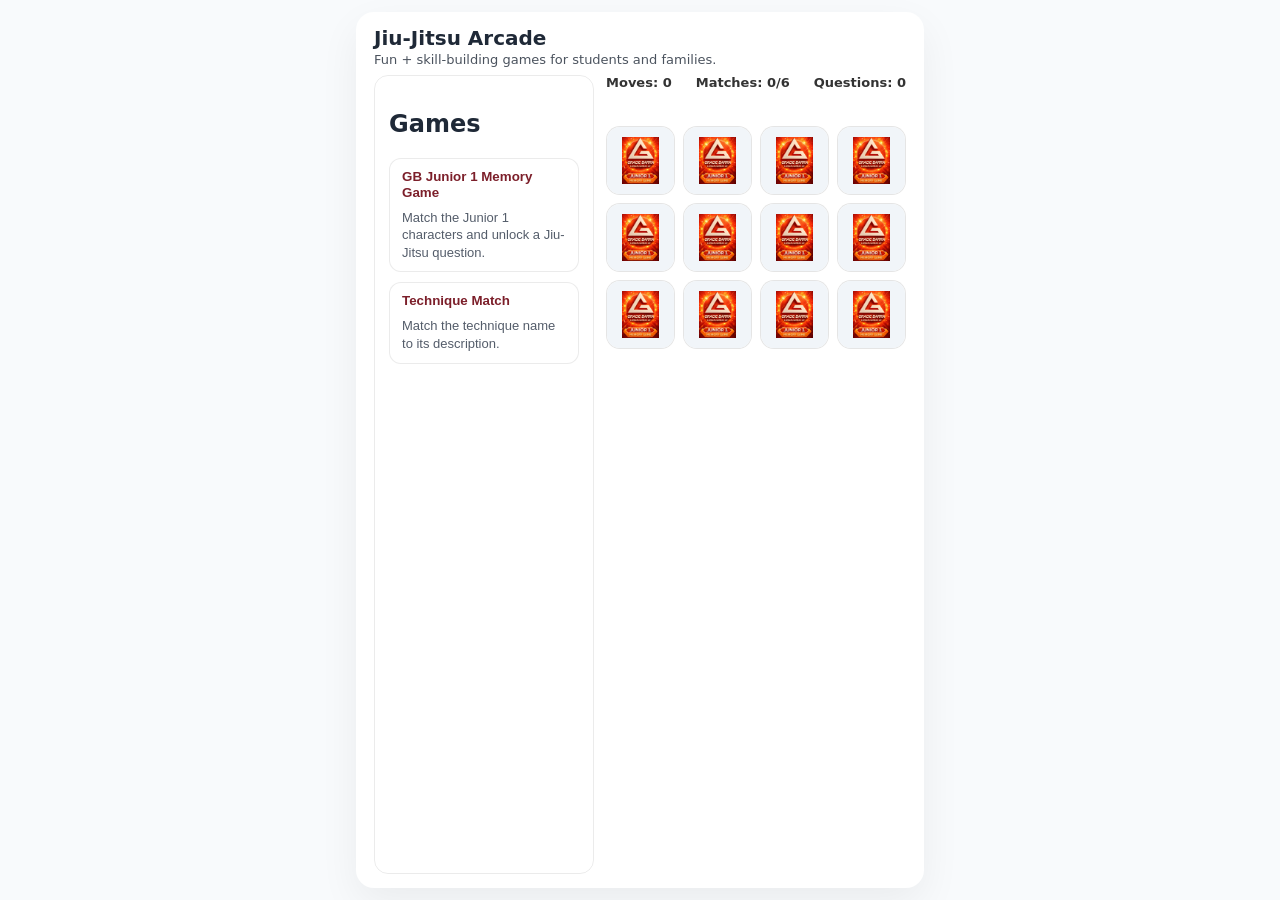
<file: index.html>
<!DOCTYPE html>
<html lang="en">
<head>
  <meta charset="UTF-8" />
  <meta name="viewport" content="width=device-width, initial-scale=1.0" />
  <title>Gracie Barra Arcade</title>
  <link rel="stylesheet" href="jj-arcade.css" />
  <link rel="stylesheet" href="jj-memory-game.css" />
  <style>
    *, *::before, *::after { box-sizing: border-box; }

    html, body {
      margin: 0;
      padding: 0;
      height: 100%;
      overflow: hidden;
      font-family: system-ui, sans-serif;
      background: #f8fafc;
    }

    /* Wrapper fills the full viewport */
    .jj-arcade-wrapper {
      height: 100vh;
      padding: 12px;
      display: flex;
      flex-direction: column;
    }

    /* Arcade card fills wrapper, no overflow on the outer box */
    .jj-arcade {
      flex: 1;
      min-height: 0;
      display: flex !important;
      flex-direction: column;
      padding: 14px 18px !important;
      overflow: hidden;
    }

    /* Shrink header text a bit */
    .jj-arcade__header h1 { font-size: 20px !important; margin-bottom: 2px !important; }
    .jj-arcade__header p  { font-size: 13px !important; margin-bottom: 8px !important; }

    /* Layout fills remaining height */
    .jj-arcade__layout {
      flex: 1;
      min-height: 0;
      grid-template-columns: 220px 1fr !important;
      gap: 12px !important;
    }

    /* Stage scrolls internally if ever needed */
    .jj-arcade__stage {
      min-height: 0;
      overflow-y: auto;
    }

    /* Board constrained so all cards are visible at once */
    .jj-memory__board {
      gap: 8px !important;
      max-width: 100% !important;
      /* 3 rows of cards × card height + gaps should fit in viewport */
      grid-template-columns: repeat(4, minmax(0, 1fr)) !important;
    }

    .jj-memory__stats { margin-bottom: 8px !important; font-size: 13px; }
  </style>
</head>
<body>

  <div class="jj-arcade-wrapper">
    <main class="jj-arcade">
      <section class="jj-arcade__header">
        <h1 id="jj-arcade-title"></h1>
        <p id="jj-arcade-subtitle"></p>
      </section>

      <section class="jj-arcade__layout">
        <aside class="jj-arcade__sidebar">
          <h2>Games</h2>
          <div id="jj-arcade-game-list" class="jj-arcade__game-list"></div>
        </aside>

        <section class="jj-arcade__stage">
          <div id="jj-arcade-stage"></div>
        </section>
      </section>
    </main>
  </div>

  <!-- Config must be set before jj-arcade.js runs -->
  <script>
    window.JJ_ARCADE_CONFIG = {
      "brand": "gblc",
      "pageTitle": "Jiu-Jitsu Arcade",
      "pageSubtitle": "Fun + skill-building games for students and families.",
      "cardFront": "./jj-card-junior-1.png",
      "games": [
        {
          "id": "memory",
          "title": "GB Junior 1 Memory Game",
          "description": "Match the Junior 1 characters and unlock a Jiu-Jitsu question.",
          "type": "memory",
          "pairs": 6,
          "cards": [
            { "id": "junior_1", "label": "Junior Champ 1", "image": "./Junior_Champ_1.png" },
            { "id": "junior_2", "label": "Junior Champ 2", "image": "./Junior_Champ_2.png" },
            { "id": "junior_3", "label": "Junior Champ 3", "image": "./Junior_Champ_3.png" },
            { "id": "junior_4", "label": "Junior Champ 4", "image": "./Junior_Champ_4.png" },
            { "id": "little_1", "label": "Little Champ 1", "image": "./Little_Champ_1.png" },
            { "id": "little_2", "label": "Little Champ 2", "image": "./Little_Champ_2.png" }
          ],
          "questions": [
            { "q": "What is one thing you do to be a great training partner?", "choices": ["Be safe", "Be respectful", "Help others learn"] },
            { "q": "What position do you feel most confident in right now?", "choices": ["Closed guard", "Mount", "Side control"] },
            { "q": "What is one goal you want to achieve this month?", "choices": ["Train more", "Learn a new move", "Get stronger"] },
            { "q": "What is your favorite warm-up drill and why?", "choices": ["Shrimping", "Bear crawls", "Forward rolls"] },
            { "q": "If you could improve one skill instantly, what would it be?", "choices": ["Escapes", "Guard retention", "Takedowns"] }
          ]
        },
        {
          "id": "technique-match",
          "title": "Technique Match",
          "description": "Match the technique name to its description.",
          "type": "technique-match",
          "pairs": 6,
          "dataUrl": "./technique-match.json"
        }
      ]
    };
  </script>

  <!-- Load game modules before the arcade loader so they are registered in time -->
  <script src="memory.js"></script>
  <script src="technique-match.js"></script>
  <script src="jj-arcade.js"></script>

</body>
</html>
</file>
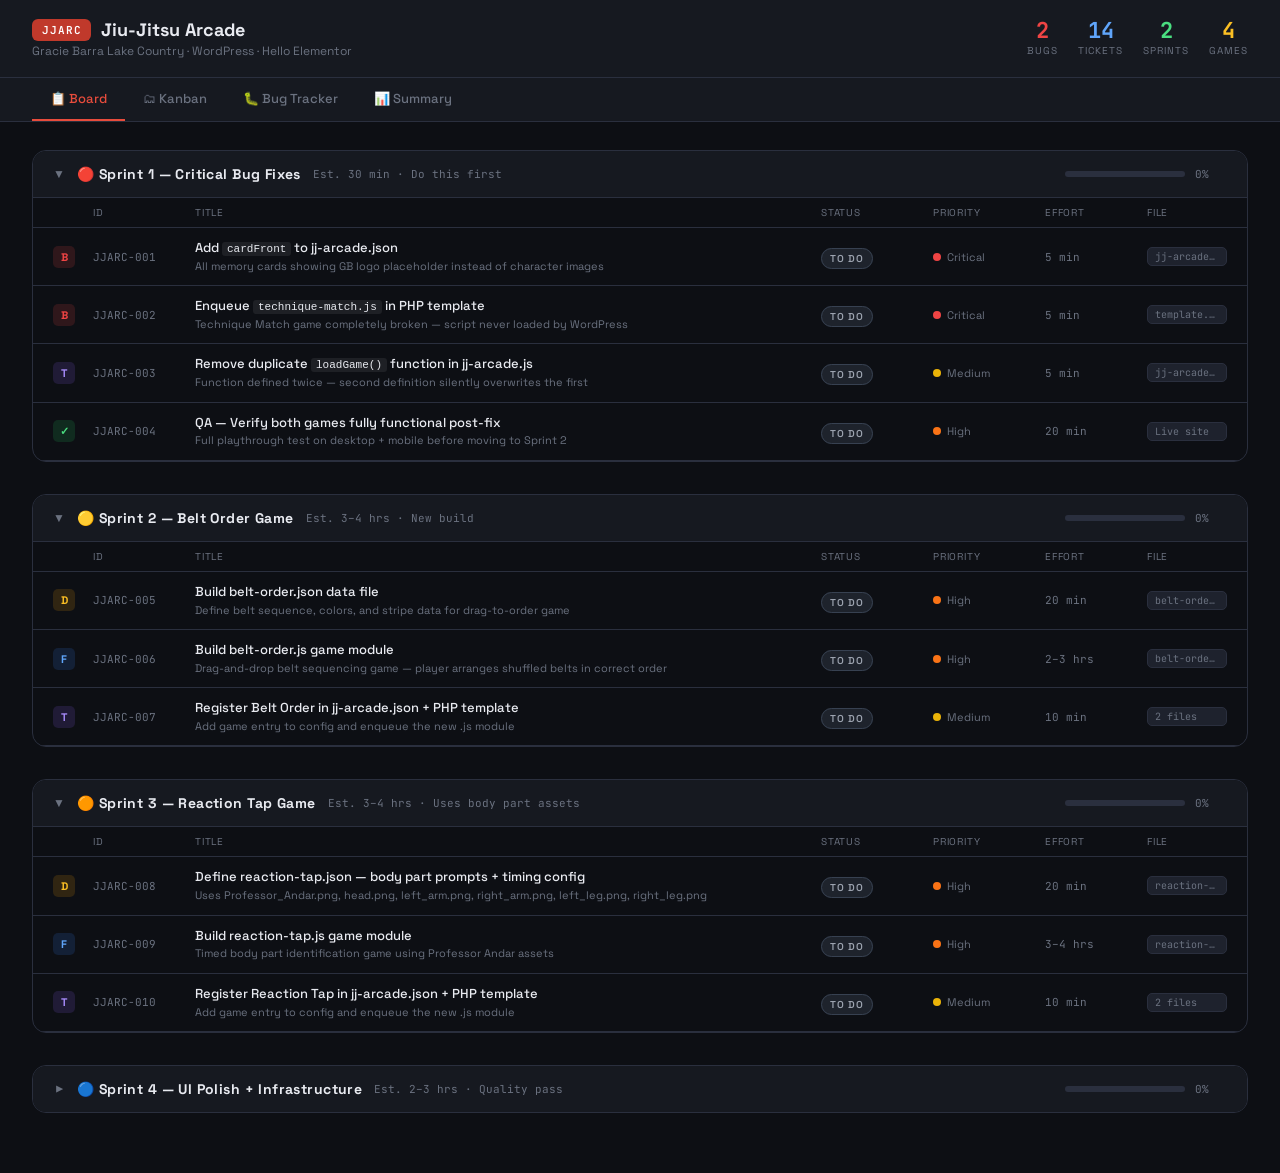
<file: jj-arcade-project-board.html>
<!DOCTYPE html>
<html lang="en">
<head>
<meta charset="UTF-8" />
<meta name="viewport" content="width=device-width, initial-scale=1.0" />
<title>JJ Arcade — Project Board</title>
<link href="https://fonts.googleapis.com/css2?family=Space+Grotesk:wght@400;500;600;700&family=JetBrains+Mono:wght@400;600&display=swap" rel="stylesheet" />
<style>
  :root {
    --bg: #0d0f14;
    --surface: #161920;
    --surface2: #1e222d;
    --border: #2a2f3e;
    --accent: #c0392b;
    --accent2: #e74c3c;
    --gold: #f39c12;
    --green: #27ae60;
    --blue: #2980b9;
    --purple: #8e44ad;
    --text: #e8eaf0;
    --muted: #6b7280;
    --tag-bg: #1e222d;

    --status-todo: #374151;
    --status-progress: #1d4ed8;
    --status-review: #7c3aed;
    --status-done: #15803d;
    --status-blocked: #991b1b;

    --p-critical: #ef4444;
    --p-high: #f97316;
    --p-medium: #eab308;
    --p-low: #22c55e;
  }

  * { box-sizing: border-box; margin: 0; padding: 0; }

  body {
    font-family: 'Space Grotesk', sans-serif;
    background: var(--bg);
    color: var(--text);
    min-height: 100vh;
  }

  /* ── Header ── */
  .header {
    background: var(--surface);
    border-bottom: 1px solid var(--border);
    padding: 18px 32px;
    display: flex;
    align-items: center;
    justify-content: space-between;
    position: sticky;
    top: 0;
    z-index: 100;
  }

  .header-left {
    display: flex;
    align-items: center;
    gap: 16px;
  }

  .project-badge {
    background: var(--accent);
    color: #fff;
    font-family: 'JetBrains Mono', monospace;
    font-size: 11px;
    font-weight: 600;
    padding: 4px 10px;
    border-radius: 6px;
    letter-spacing: 0.08em;
  }

  .project-name {
    font-size: 18px;
    font-weight: 700;
    color: var(--text);
  }

  .project-sub {
    font-size: 12px;
    color: var(--muted);
    margin-top: 2px;
  }

  .stats-row {
    display: flex;
    gap: 20px;
  }

  .stat {
    text-align: center;
  }

  .stat-num {
    font-size: 22px;
    font-weight: 700;
    font-family: 'JetBrains Mono', monospace;
    line-height: 1;
  }

  .stat-label {
    font-size: 10px;
    color: var(--muted);
    text-transform: uppercase;
    letter-spacing: 0.1em;
    margin-top: 2px;
  }

  /* ── Nav Tabs ── */
  .nav {
    background: var(--surface);
    border-bottom: 1px solid var(--border);
    padding: 0 32px;
    display: flex;
    gap: 0;
  }

  .nav-tab {
    padding: 12px 18px;
    font-size: 13px;
    font-weight: 500;
    color: var(--muted);
    cursor: pointer;
    border-bottom: 2px solid transparent;
    transition: all 0.2s;
    user-select: none;
  }

  .nav-tab:hover { color: var(--text); }

  .nav-tab.active {
    color: var(--accent2);
    border-bottom-color: var(--accent2);
  }

  /* ── Main layout ── */
  .main {
    padding: 28px 32px;
    max-width: 1400px;
    margin: 0 auto;
  }

  /* ── Views ── */
  .view { display: none; }
  .view.active { display: block; }

  /* ── Sprint containers ── */
  .sprint {
    margin-bottom: 32px;
    border: 1px solid var(--border);
    border-radius: 14px;
    overflow: hidden;
  }

  .sprint-header {
    background: var(--surface);
    padding: 14px 20px;
    display: flex;
    align-items: center;
    justify-content: space-between;
    cursor: pointer;
    user-select: none;
  }

  .sprint-header:hover { background: var(--surface2); }

  .sprint-left {
    display: flex;
    align-items: center;
    gap: 12px;
  }

  .sprint-toggle {
    font-size: 12px;
    color: var(--muted);
    transition: transform 0.2s;
  }

  .sprint.collapsed .sprint-toggle { transform: rotate(-90deg); }

  .sprint-name {
    font-size: 14px;
    font-weight: 700;
    letter-spacing: 0.03em;
  }

  .sprint-meta {
    font-size: 11px;
    color: var(--muted);
    font-family: 'JetBrains Mono', monospace;
  }

  .sprint-progress-wrap {
    display: flex;
    align-items: center;
    gap: 10px;
  }

  .sprint-progress-bar {
    width: 120px;
    height: 6px;
    background: var(--border);
    border-radius: 99px;
    overflow: hidden;
  }

  .sprint-progress-fill {
    height: 100%;
    background: var(--green);
    border-radius: 99px;
    transition: width 0.4s ease;
  }

  .sprint-pct {
    font-size: 11px;
    font-family: 'JetBrains Mono', monospace;
    color: var(--muted);
    min-width: 32px;
  }

  /* Sprint body */
  .sprint-body {
    border-top: 1px solid var(--border);
  }

  .sprint.collapsed .sprint-body { display: none; }

  /* ── Ticket row ── */
  .ticket {
    display: grid;
    grid-template-columns: 28px 90px 1fr 100px 100px 90px 80px;
    align-items: center;
    gap: 12px;
    padding: 12px 20px;
    border-bottom: 1px solid var(--border);
    cursor: pointer;
    transition: background 0.15s;
  }

  .ticket:last-child { border-bottom: none; }
  .ticket:hover { background: var(--surface2); }
  .ticket.expanded { background: var(--surface2); }

  /* ticket type icon */
  .ticket-type {
    width: 22px;
    height: 22px;
    border-radius: 5px;
    display: grid;
    place-items: center;
    font-size: 11px;
    font-weight: 700;
    flex-shrink: 0;
  }

  .type-bug { background: rgba(239,68,68,0.15); color: #ef4444; }
  .type-feature { background: rgba(59,130,246,0.15); color: #60a5fa; }
  .type-task { background: rgba(139,92,246,0.15); color: #a78bfa; }
  .type-data { background: rgba(245,158,11,0.15); color: #fbbf24; }
  .type-test { background: rgba(34,197,94,0.15); color: #4ade80; }

  /* ticket id */
  .ticket-id {
    font-family: 'JetBrains Mono', monospace;
    font-size: 11px;
    color: var(--muted);
  }

  /* ticket title */
  .ticket-title {
    font-size: 13px;
    font-weight: 500;
    color: var(--text);
    line-height: 1.3;
  }

  .ticket-title small {
    display: block;
    font-size: 11px;
    color: var(--muted);
    font-weight: 400;
    margin-top: 2px;
  }

  /* status pill */
  .status-pill {
    font-size: 10px;
    font-weight: 600;
    padding: 3px 8px;
    border-radius: 99px;
    text-transform: uppercase;
    letter-spacing: 0.07em;
    white-space: nowrap;
    text-align: center;
  }

  .s-todo { background: rgba(55,65,81,0.4); color: #9ca3af; border: 1px solid #374151; }
  .s-progress { background: rgba(29,78,216,0.2); color: #60a5fa; border: 1px solid #1d4ed8; }
  .s-review { background: rgba(124,58,237,0.2); color: #c084fc; border: 1px solid #7c3aed; }
  .s-done { background: rgba(21,128,61,0.2); color: #4ade80; border: 1px solid #15803d; }
  .s-blocked { background: rgba(153,27,27,0.2); color: #f87171; border: 1px solid #991b1b; }

  /* priority dot */
  .priority {
    display: flex;
    align-items: center;
    gap: 6px;
    font-size: 11px;
    color: var(--muted);
  }

  .prio-dot {
    width: 8px;
    height: 8px;
    border-radius: 50%;
    flex-shrink: 0;
  }

  .prio-critical .prio-dot { background: var(--p-critical); }
  .prio-high .prio-dot { background: var(--p-high); }
  .prio-medium .prio-dot { background: var(--p-medium); }
  .prio-low .prio-dot { background: var(--p-low); }

  /* effort */
  .effort {
    font-family: 'JetBrains Mono', monospace;
    font-size: 11px;
    color: var(--muted);
  }

  /* file tag */
  .file-tag {
    font-family: 'JetBrains Mono', monospace;
    font-size: 10px;
    background: var(--tag-bg);
    border: 1px solid var(--border);
    padding: 2px 7px;
    border-radius: 5px;
    color: var(--muted);
    white-space: nowrap;
    overflow: hidden;
    text-overflow: ellipsis;
  }

  /* ── Ticket Detail Panel ── */
  .ticket-detail {
    display: none;
    padding: 20px 20px 20px 60px;
    background: #0d1117;
    border-top: 1px solid var(--border);
    animation: slideDown 0.2s ease;
  }

  @keyframes slideDown {
    from { opacity: 0; transform: translateY(-6px); }
    to   { opacity: 1; transform: translateY(0); }
  }

  .ticket.expanded + .ticket-detail { display: block; }

  .detail-grid {
    display: grid;
    grid-template-columns: 1fr 280px;
    gap: 24px;
  }

  .detail-section h4 {
    font-size: 11px;
    text-transform: uppercase;
    letter-spacing: 0.1em;
    color: var(--muted);
    margin-bottom: 8px;
    font-weight: 600;
  }

  .detail-desc {
    font-size: 13px;
    color: #c9d1d9;
    line-height: 1.6;
    margin-bottom: 20px;
  }

  .ac-list {
    list-style: none;
    margin-bottom: 20px;
  }

  .ac-list li {
    font-size: 12px;
    color: #c9d1d9;
    padding: 5px 0;
    padding-left: 18px;
    position: relative;
    line-height: 1.4;
    border-bottom: 1px solid rgba(255,255,255,0.04);
  }

  .ac-list li::before {
    content: '□';
    position: absolute;
    left: 0;
    color: var(--muted);
    font-size: 11px;
  }

  .ac-list li.done::before { content: '✓'; color: var(--green); }

  .code-block {
    background: #0d1117;
    border: 1px solid var(--border);
    border-radius: 8px;
    padding: 12px 14px;
    font-family: 'JetBrains Mono', monospace;
    font-size: 11px;
    color: #7ee787;
    margin-bottom: 16px;
    overflow-x: auto;
    white-space: pre;
    line-height: 1.6;
  }

  .detail-meta-item {
    display: flex;
    justify-content: space-between;
    padding: 7px 0;
    border-bottom: 1px solid var(--border);
    font-size: 12px;
  }

  .detail-meta-item:last-child { border-bottom: none; }

  .detail-meta-key { color: var(--muted); }
  .detail-meta-val { color: var(--text); font-weight: 500; }

  /* ── Kanban view ── */
  .kanban {
    display: grid;
    grid-template-columns: repeat(5, 1fr);
    gap: 16px;
    overflow-x: auto;
  }

  .kanban-col {
    background: var(--surface);
    border: 1px solid var(--border);
    border-radius: 12px;
    padding: 14px;
    min-width: 220px;
  }

  .kanban-col-header {
    display: flex;
    align-items: center;
    justify-content: space-between;
    margin-bottom: 14px;
  }

  .kanban-col-title {
    font-size: 11px;
    font-weight: 700;
    text-transform: uppercase;
    letter-spacing: 0.1em;
  }

  .kanban-count {
    font-family: 'JetBrains Mono', monospace;
    font-size: 11px;
    background: var(--border);
    padding: 2px 7px;
    border-radius: 99px;
    color: var(--muted);
  }

  .kanban-card {
    background: var(--surface2);
    border: 1px solid var(--border);
    border-radius: 10px;
    padding: 12px;
    margin-bottom: 10px;
    cursor: pointer;
    transition: border-color 0.15s, transform 0.15s;
  }

  .kanban-card:hover {
    border-color: var(--accent);
    transform: translateY(-1px);
  }

  .kanban-card-id {
    font-family: 'JetBrains Mono', monospace;
    font-size: 10px;
    color: var(--muted);
    margin-bottom: 5px;
  }

  .kanban-card-title {
    font-size: 12px;
    font-weight: 500;
    line-height: 1.4;
    margin-bottom: 8px;
  }

  .kanban-card-footer {
    display: flex;
    justify-content: space-between;
    align-items: center;
  }

  .kanban-sprint-tag {
    font-size: 9px;
    background: rgba(192,57,43,0.15);
    color: var(--accent2);
    border: 1px solid rgba(192,57,43,0.3);
    padding: 2px 6px;
    border-radius: 4px;
    font-weight: 600;
  }

  /* ── Summary view ── */
  .summary-grid {
    display: grid;
    grid-template-columns: repeat(4, 1fr);
    gap: 16px;
    margin-bottom: 32px;
  }

  .summary-card {
    background: var(--surface);
    border: 1px solid var(--border);
    border-radius: 12px;
    padding: 20px;
  }

  .summary-card-num {
    font-size: 40px;
    font-weight: 700;
    font-family: 'JetBrains Mono', monospace;
    line-height: 1;
    margin-bottom: 4px;
  }

  .summary-card-label {
    font-size: 12px;
    color: var(--muted);
    text-transform: uppercase;
    letter-spacing: 0.08em;
  }

  .section-title {
    font-size: 14px;
    font-weight: 700;
    text-transform: uppercase;
    letter-spacing: 0.1em;
    color: var(--muted);
    margin: 28px 0 14px;
    padding-bottom: 8px;
    border-bottom: 1px solid var(--border);
  }

  .bug-table {
    width: 100%;
    border-collapse: collapse;
    font-size: 13px;
  }

  .bug-table th {
    text-align: left;
    font-size: 10px;
    text-transform: uppercase;
    letter-spacing: 0.08em;
    color: var(--muted);
    padding: 8px 12px;
    border-bottom: 1px solid var(--border);
    background: var(--surface);
  }

  .bug-table td {
    padding: 10px 12px;
    border-bottom: 1px solid var(--border);
    vertical-align: top;
  }

  .bug-table tr:last-child td { border-bottom: none; }
  .bug-table tr:hover td { background: var(--surface2); }

  .impact-badge {
    font-size: 10px;
    font-weight: 700;
    padding: 2px 8px;
    border-radius: 5px;
    text-transform: uppercase;
  }

  .impact-critical { background: rgba(239,68,68,0.15); color: #ef4444; }
  .impact-high { background: rgba(249,115,22,0.15); color: #fb923c; }
  .impact-medium { background: rgba(234,179,8,0.15); color: #fbbf24; }

  /* ── Responsive ── */
  @media (max-width: 900px) {
    .ticket {
      grid-template-columns: 28px 80px 1fr 90px;
    }
    .ticket > *:nth-child(5),
    .ticket > *:nth-child(6),
    .ticket > *:nth-child(7) { display: none; }

    .summary-grid { grid-template-columns: repeat(2, 1fr); }
    .kanban { grid-template-columns: repeat(2, 1fr); }
    .detail-grid { grid-template-columns: 1fr; }
  }

  @media (max-width: 600px) {
    .main { padding: 16px; }
    .header { padding: 12px 16px; }
    .nav { padding: 0 16px; }
    .stats-row { display: none; }
  }
</style>
</head>
<body>

<!-- ══════════════════════════════════════
     HEADER
═══════════════════════════════════════ -->
<header class="header">
  <div class="header-left">
    <div>
      <div style="display:flex;align-items:center;gap:10px;margin-bottom:2px;">
        <span class="project-badge">JJARC</span>
        <span class="project-name">Jiu-Jitsu Arcade</span>
      </div>
      <div class="project-sub">Gracie Barra Lake Country · WordPress · Hello Elementor</div>
    </div>
  </div>
  <div class="stats-row">
    <div class="stat">
      <div class="stat-num" style="color:#ef4444">2</div>
      <div class="stat-label">Bugs</div>
    </div>
    <div class="stat">
      <div class="stat-num" style="color:#60a5fa">14</div>
      <div class="stat-label">Tickets</div>
    </div>
    <div class="stat">
      <div class="stat-num" style="color:#4ade80">2</div>
      <div class="stat-label">Sprints</div>
    </div>
    <div class="stat">
      <div class="stat-num" style="color:#fbbf24">4</div>
      <div class="stat-label">Games</div>
    </div>
  </div>
</header>

<!-- NAV -->
<nav class="nav">
  <div class="nav-tab active" onclick="switchView('board')">📋 Board</div>
  <div class="nav-tab" onclick="switchView('kanban')">🗂 Kanban</div>
  <div class="nav-tab" onclick="switchView('bugs')">🐛 Bug Tracker</div>
  <div class="nav-tab" onclick="switchView('summary')">📊 Summary</div>
</nav>

<div class="main">

<!-- ══════════════════════════════════════
     BOARD VIEW
═══════════════════════════════════════ -->
<div id="view-board" class="view active">

  <!-- ── SPRINT 1 ── -->
  <div class="sprint" id="sprint1">
    <div class="sprint-header" onclick="toggleSprint('sprint1')">
      <div class="sprint-left">
        <span class="sprint-toggle">▼</span>
        <span class="sprint-name">🔴 Sprint 1 — Critical Bug Fixes</span>
        <span class="sprint-meta">Est. 30 min · Do this first</span>
      </div>
      <div class="sprint-progress-wrap">
        <div class="sprint-progress-bar"><div class="sprint-progress-fill" style="width:0%"></div></div>
        <span class="sprint-pct">0%</span>
      </div>
    </div>
    <div class="sprint-body">

      <!-- Column headers -->
      <div style="display:grid;grid-template-columns:28px 90px 1fr 100px 100px 90px 80px;gap:12px;padding:8px 20px;border-bottom:1px solid var(--border);">
        <div></div>
        <div style="font-size:10px;text-transform:uppercase;letter-spacing:.08em;color:var(--muted);">ID</div>
        <div style="font-size:10px;text-transform:uppercase;letter-spacing:.08em;color:var(--muted);">Title</div>
        <div style="font-size:10px;text-transform:uppercase;letter-spacing:.08em;color:var(--muted);">Status</div>
        <div style="font-size:10px;text-transform:uppercase;letter-spacing:.08em;color:var(--muted);">Priority</div>
        <div style="font-size:10px;text-transform:uppercase;letter-spacing:.08em;color:var(--muted);">Effort</div>
        <div style="font-size:10px;text-transform:uppercase;letter-spacing:.08em;color:var(--muted);">File</div>
      </div>

      <!-- JJARC-001 -->
      <div class="ticket" onclick="toggleTicket(this)">
        <div class="ticket-type type-bug">B</div>
        <div class="ticket-id">JJARC-001</div>
        <div class="ticket-title">Add <code style="font-size:11px;background:rgba(255,255,255,0.07);padding:1px 5px;border-radius:3px;">cardFront</code> to jj-arcade.json
          <small>All memory cards showing GB logo placeholder instead of character images</small>
        </div>
        <div><span class="status-pill s-todo">To Do</span></div>
        <div class="priority prio-critical"><span class="prio-dot"></span>Critical</div>
        <div class="effort">5 min</div>
        <div class="file-tag">jj-arcade.json</div>
      </div>
      <div class="ticket-detail">
        <div class="detail-grid">
          <div>
            <div class="detail-section">
              <h4>Description</h4>
              <p class="detail-desc">The memory game card front face relies on <code>window.JJ_ARCADE_CONFIG.cardFront</code> to show the face-down logo. This property doesn't exist in <code>jj-arcade.json</code>, so <code>cardFront</code> is <code>undefined</code> — resulting in a broken image src. All 12 cards show a broken image or nothing on the front face.</p>
            </div>
            <div class="detail-section">
              <h4>Root Cause (memory.js line ~75)</h4>
              <div class="code-block">src="${(window.JJ_ARCADE_CONFIG && window.JJ_ARCADE_CONFIG.cardFront)
  ? window.JJ_ARCADE_CONFIG.cardFront
  : ''}"
// ↑ cardFront is never set → empty string → broken image</div>
            </div>
            <div class="detail-section">
              <h4>Fix — Add to jj-arcade.json (top level)</h4>
              <div class="code-block">"cardFront": "/wp-content/themes/hello-elementor/assets/jj-arcade/cards/gb_3d_logo.png"</div>
            </div>
            <div class="detail-section">
              <h4>Acceptance Criteria</h4>
              <ul class="ac-list">
                <li>All 12 face-down cards show the GB logo</li>
                <li>On match, card back reveals the correct character image</li>
                <li>No broken image icons visible at any point</li>
                <li>Verified in both desktop and mobile view</li>
              </ul>
            </div>
          </div>
          <div>
            <div class="detail-section">
              <h4>Metadata</h4>
              <div class="detail-meta-item"><span class="detail-meta-key">Sprint</span><span class="detail-meta-val">Sprint 1</span></div>
              <div class="detail-meta-item"><span class="detail-meta-key">Type</span><span class="detail-meta-val">🐛 Bug</span></div>
              <div class="detail-meta-item"><span class="detail-meta-key">Priority</span><span class="detail-meta-val" style="color:#ef4444">Critical</span></div>
              <div class="detail-meta-item"><span class="detail-meta-key">Effort</span><span class="detail-meta-val">5 min</span></div>
              <div class="detail-meta-item"><span class="detail-meta-key">File(s)</span><span class="detail-meta-val">jj-arcade.json</span></div>
              <div class="detail-meta-item"><span class="detail-meta-key">Blocker</span><span class="detail-meta-val">Memory game usability</span></div>
              <div class="detail-meta-item"><span class="detail-meta-key">Fixed File</span><span class="detail-meta-val" style="color:#4ade80">✅ Provided below</span></div>
            </div>
          </div>
        </div>
      </div>

      <!-- JJARC-002 -->
      <div class="ticket" onclick="toggleTicket(this)">
        <div class="ticket-type type-bug">B</div>
        <div class="ticket-id">JJARC-002</div>
        <div class="ticket-title">Enqueue <code style="font-size:11px;background:rgba(255,255,255,0.07);padding:1px 5px;border-radius:3px;">technique-match.js</code> in PHP template
          <small>Technique Match game completely broken — script never loaded by WordPress</small>
        </div>
        <div><span class="status-pill s-todo">To Do</span></div>
        <div class="priority prio-critical"><span class="prio-dot"></span>Critical</div>
        <div class="effort">5 min</div>
        <div class="file-tag">template.php</div>
      </div>
      <div class="ticket-detail">
        <div class="detail-grid">
          <div>
            <div class="detail-section">
              <h4>Description</h4>
              <p class="detail-desc"><code>technique-match.js</code> (5.9 KB, fully built) is never enqueued by the PHP template. When a user clicks Technique Match, the arcade loader polls for <code>window.JJGames["technique-match"]</code> and times out after 3 seconds, showing "Game module not found." The script simply needs to be registered alongside memory.js.</p>
            </div>
            <div class="detail-section">
              <h4>Fix — Add to template-jiujitsu-arcade.php</h4>
              <div class="code-block">$tm_path = jj_arcade_asset_path('games/technique-match.js');
if (file_exists($tm_path)) {
  wp_enqueue_script(
    'jj-arcade-technique-match',
    jj_arcade_asset_url('games/technique-match.js'),
    ['jj-arcade-js'],
    filemtime($tm_path),
    true
  );
}</div>
            </div>
            <div class="detail-section">
              <h4>Acceptance Criteria</h4>
              <ul class="ac-list">
                <li>Clicking "Technique Match" loads the game board</li>
                <li>12 cards render (6 name + 6 description cards)</li>
                <li>Matching name → description marks both as matched</li>
                <li>Victory screen shows after all 6 pairs matched</li>
                <li>No "module not found" error in console</li>
              </ul>
            </div>
          </div>
          <div>
            <div class="detail-section">
              <h4>Metadata</h4>
              <div class="detail-meta-item"><span class="detail-meta-key">Sprint</span><span class="detail-meta-val">Sprint 1</span></div>
              <div class="detail-meta-item"><span class="detail-meta-key">Type</span><span class="detail-meta-val">🐛 Bug</span></div>
              <div class="detail-meta-item"><span class="detail-meta-key">Priority</span><span class="detail-meta-val" style="color:#ef4444">Critical</span></div>
              <div class="detail-meta-item"><span class="detail-meta-key">Effort</span><span class="detail-meta-val">5 min</span></div>
              <div class="detail-meta-item"><span class="detail-meta-key">File(s)</span><span class="detail-meta-val">template-jiujitsu-arcade.php</span></div>
              <div class="detail-meta-item"><span class="detail-meta-key">Fixed File</span><span class="detail-meta-val" style="color:#4ade80">✅ Provided below</span></div>
            </div>
          </div>
        </div>
      </div>

      <!-- JJARC-003 -->
      <div class="ticket" onclick="toggleTicket(this)">
        <div class="ticket-type type-task">T</div>
        <div class="ticket-id">JJARC-003</div>
        <div class="ticket-title">Remove duplicate <code style="font-size:11px;background:rgba(255,255,255,0.07);padding:1px 5px;border-radius:3px;">loadGame()</code> function in jj-arcade.js
          <small>Function defined twice — second definition silently overwrites the first</small>
        </div>
        <div><span class="status-pill s-todo">To Do</span></div>
        <div class="priority prio-medium"><span class="prio-dot"></span>Medium</div>
        <div class="effort">5 min</div>
        <div class="file-tag">jj-arcade.js</div>
      </div>
      <div class="ticket-detail">
        <div class="detail-grid">
          <div>
            <div class="detail-section">
              <h4>Description</h4>
              <p class="detail-desc"><code>loadGame()</code> is declared twice in jj-arcade.js. Both are currently identical so it doesn't break anything, but it's a maintenance risk — if someone edits one and not the other you get subtle bugs. The first definition (which wraps <code>waitForModule</code>) should be kept, and the duplicate removed.</p>
            </div>
            <div class="detail-section">
              <h4>Acceptance Criteria</h4>
              <ul class="ac-list">
                <li>Only one <code>loadGame()</code> definition exists in jj-arcade.js</li>
                <li>The retained version uses <code>waitForModule()</code></li>
                <li>All games still load correctly after edit</li>
              </ul>
            </div>
          </div>
          <div>
            <div class="detail-section">
              <h4>Metadata</h4>
              <div class="detail-meta-item"><span class="detail-meta-key">Sprint</span><span class="detail-meta-val">Sprint 1</span></div>
              <div class="detail-meta-item"><span class="detail-meta-key">Type</span><span class="detail-meta-val">🔧 Task</span></div>
              <div class="detail-meta-item"><span class="detail-meta-key">Priority</span><span class="detail-meta-val" style="color:#eab308">Medium</span></div>
              <div class="detail-meta-item"><span class="detail-meta-key">Effort</span><span class="detail-meta-val">5 min</span></div>
              <div class="detail-meta-item"><span class="detail-meta-key">File(s)</span><span class="detail-meta-val">jj-arcade.js</span></div>
            </div>
          </div>
        </div>
      </div>

      <!-- JJARC-004 -->
      <div class="ticket" onclick="toggleTicket(this)">
        <div class="ticket-type type-test">✓</div>
        <div class="ticket-id">JJARC-004</div>
        <div class="ticket-title">QA — Verify both games fully functional post-fix
          <small>Full playthrough test on desktop + mobile before moving to Sprint 2</small>
        </div>
        <div><span class="status-pill s-todo">To Do</span></div>
        <div class="priority prio-high"><span class="prio-dot"></span>High</div>
        <div class="effort">20 min</div>
        <div class="file-tag">Live site</div>
      </div>
      <div class="ticket-detail">
        <div class="detail-grid">
          <div>
            <div class="detail-section">
              <h4>Test Checklist — Memory Game</h4>
              <ul class="ac-list">
                <li>All 12 cards render with GB logo on face-down</li>
                <li>Clicking a card flips and shows character image</li>
                <li>Matching pair stays flipped with gold outline</li>
                <li>Non-matching pair flips back after 650ms</li>
                <li>Question overlay appears after each match</li>
                <li>All 3 answer choices clickable and dismiss overlay</li>
                <li>Victory screen shows after 6 matches</li>
                <li>Restart resets board correctly</li>
                <li>Moves counter increments correctly</li>
              </ul>
            </div>
            <div class="detail-section">
              <h4>Test Checklist — Technique Match</h4>
              <ul class="ac-list">
                <li>Game loads without console errors</li>
                <li>12 cards render (6 names + 6 descriptions)</li>
                <li>Matching name+description pair stays flipped</li>
                <li>Mismatched pair flips back</li>
                <li>Victory screen after all 6 pairs</li>
                <li>technique-match.json fetches correctly (check Network tab)</li>
              </ul>
            </div>
            <div class="detail-section">
              <h4>Mobile Test</h4>
              <ul class="ac-list">
                <li>Grid switches to 3-column at ≤600px</li>
                <li>Question overlay fits screen width</li>
                <li>All buttons tappable (no overlap)</li>
              </ul>
            </div>
          </div>
          <div>
            <div class="detail-section">
              <h4>Metadata</h4>
              <div class="detail-meta-item"><span class="detail-meta-key">Sprint</span><span class="detail-meta-val">Sprint 1</span></div>
              <div class="detail-meta-item"><span class="detail-meta-key">Type</span><span class="detail-meta-val">✅ QA Test</span></div>
              <div class="detail-meta-item"><span class="detail-meta-key">Priority</span><span class="detail-meta-val" style="color:#f97316">High</span></div>
              <div class="detail-meta-item"><span class="detail-meta-key">Effort</span><span class="detail-meta-val">20 min</span></div>
              <div class="detail-meta-item"><span class="detail-meta-key">Blocker for</span><span class="detail-meta-val">Sprint 2</span></div>
            </div>
          </div>
        </div>
      </div>

    </div>
  </div><!-- /sprint1 -->

  <!-- ── SPRINT 2 ── -->
  <div class="sprint" id="sprint2">
    <div class="sprint-header" onclick="toggleSprint('sprint2')">
      <div class="sprint-left">
        <span class="sprint-toggle">▼</span>
        <span class="sprint-name">🟡 Sprint 2 — Belt Order Game</span>
        <span class="sprint-meta">Est. 3–4 hrs · New build</span>
      </div>
      <div class="sprint-progress-wrap">
        <div class="sprint-progress-bar"><div class="sprint-progress-fill" style="width:0%"></div></div>
        <span class="sprint-pct">0%</span>
      </div>
    </div>
    <div class="sprint-body">

      <div style="display:grid;grid-template-columns:28px 90px 1fr 100px 100px 90px 80px;gap:12px;padding:8px 20px;border-bottom:1px solid var(--border);">
        <div></div>
        <div style="font-size:10px;text-transform:uppercase;letter-spacing:.08em;color:var(--muted);">ID</div>
        <div style="font-size:10px;text-transform:uppercase;letter-spacing:.08em;color:var(--muted);">Title</div>
        <div style="font-size:10px;text-transform:uppercase;letter-spacing:.08em;color:var(--muted);">Status</div>
        <div style="font-size:10px;text-transform:uppercase;letter-spacing:.08em;color:var(--muted);">Priority</div>
        <div style="font-size:10px;text-transform:uppercase;letter-spacing:.08em;color:var(--muted);">Effort</div>
        <div style="font-size:10px;text-transform:uppercase;letter-spacing:.08em;color:var(--muted);">File</div>
      </div>

      <!-- JJARC-005 -->
      <div class="ticket" onclick="toggleTicket(this)">
        <div class="ticket-type type-data">D</div>
        <div class="ticket-id">JJARC-005</div>
        <div class="ticket-title">Build belt-order.json data file
          <small>Define belt sequence, colors, and stripe data for drag-to-order game</small>
        </div>
        <div><span class="status-pill s-todo">To Do</span></div>
        <div class="priority prio-high"><span class="prio-dot"></span>High</div>
        <div class="effort">20 min</div>
        <div class="file-tag">belt-order.json</div>
      </div>
      <div class="ticket-detail">
        <div class="detail-grid">
          <div>
            <div class="detail-section">
              <h4>Description</h4>
              <p class="detail-desc">Create the data file that defines the Gracie Barra Junior belt progression. The game will present belts in random order and the player must drag them into the correct sequence. Each belt entry needs an ID, display name, color, and sort order.</p>
            </div>
            <div class="detail-section">
              <h4>Data Schema</h4>
              <div class="code-block">{
  "belts": [
    { "id": "white",      "label": "White Belt",      "color": "#ffffff", "order": 1 },
    { "id": "grey_white", "label": "Grey/White Belt",  "color": "#9ca3af", "order": 2 },
    { "id": "grey",       "label": "Grey Belt",        "color": "#6b7280", "order": 3 },
    { "id": "grey_black", "label": "Grey/Black Belt",  "color": "#374151", "order": 4 },
    { "id": "yellow_white","label": "Yellow/White",    "color": "#fef08a", "order": 5 },
    { "id": "yellow",     "label": "Yellow Belt",      "color": "#eab308", "order": 6 },
    { "id": "yellow_black","label": "Yellow/Black",    "color": "#ca8a04", "order": 7 },
    { "id": "orange_white","label": "Orange/White",    "color": "#fed7aa", "order": 8 },
    { "id": "orange",     "label": "Orange Belt",      "color": "#f97316", "order": 9 },
    { "id": "orange_black","label": "Orange/Black",    "color": "#ea580c", "order": 10 }
  ]
}</div>
            </div>
            <div class="detail-section">
              <h4>Acceptance Criteria</h4>
              <ul class="ac-list">
                <li>JSON is valid (no syntax errors)</li>
                <li>All 10 GB Junior belts represented in correct order</li>
                <li>Each belt has id, label, color, and order fields</li>
                <li>File is at <code>/data/belt-order.json</code></li>
              </ul>
            </div>
          </div>
          <div>
            <div class="detail-section">
              <h4>Metadata</h4>
              <div class="detail-meta-item"><span class="detail-meta-key">Sprint</span><span class="detail-meta-val">Sprint 2</span></div>
              <div class="detail-meta-item"><span class="detail-meta-key">Type</span><span class="detail-meta-val">📄 Data</span></div>
              <div class="detail-meta-item"><span class="detail-meta-key">Priority</span><span class="detail-meta-val" style="color:#f97316">High</span></div>
              <div class="detail-meta-item"><span class="detail-meta-key">Effort</span><span class="detail-meta-val">20 min</span></div>
              <div class="detail-meta-item"><span class="detail-meta-key">Blocks</span><span class="detail-meta-val">JJARC-006</span></div>
            </div>
          </div>
        </div>
      </div>

      <!-- JJARC-006 -->
      <div class="ticket" onclick="toggleTicket(this)">
        <div class="ticket-type type-feature">F</div>
        <div class="ticket-id">JJARC-006</div>
        <div class="ticket-title">Build belt-order.js game module
          <small>Drag-and-drop belt sequencing game — player arranges shuffled belts in correct order</small>
        </div>
        <div><span class="status-pill s-todo">To Do</span></div>
        <div class="priority prio-high"><span class="prio-dot"></span>High</div>
        <div class="effort">2–3 hrs</div>
        <div class="file-tag">belt-order.js</div>
      </div>
      <div class="ticket-detail">
        <div class="detail-grid">
          <div>
            <div class="detail-section">
              <h4>Description</h4>
              <p class="detail-desc">Build the belt order drag-and-drop game. Player sees shuffled belt cards and must drag them into the correct GB Junior belt progression sequence. Show visual feedback on correct/incorrect placement. Register as <code>window.JJGames["belt-order"]</code>.</p>
            </div>
            <div class="detail-section">
              <h4>Game Flow</h4>
              <ul class="ac-list">
                <li>Load belt data from <code>dataUrl</code> in game config</li>
                <li>Shuffle belts and render as draggable cards</li>
                <li>Player drags cards into a numbered drop zone (1–10)</li>
                <li>On submit: highlight correct (green) / incorrect (red)</li>
                <li>Show score and "Try again" button</li>
                <li>Stretch: reveal correct order on failure</li>
              </ul>
            </div>
            <div class="detail-section">
              <h4>Technical Notes</h4>
              <ul class="ac-list">
                <li>Use HTML5 Drag & Drop API (no external libs)</li>
                <li>Register: <code>window.JJGames["belt-order"] = { mount }</code></li>
                <li>Follow same mount(root, gameConfig) pattern as other games</li>
                <li>Mobile: use touch events fallback or tap-to-select-and-place</li>
              </ul>
            </div>
            <div class="detail-section">
              <h4>Acceptance Criteria</h4>
              <ul class="ac-list">
                <li>Game loads when "Belt Order" is clicked in sidebar</li>
                <li>All 10 belts displayed as draggable cards</li>
                <li>Drag and drop works on desktop</li>
                <li>Tap-to-place works on mobile</li>
                <li>Score shown after submission</li>
                <li>Restart resets the board</li>
              </ul>
            </div>
          </div>
          <div>
            <div class="detail-section">
              <h4>Metadata</h4>
              <div class="detail-meta-item"><span class="detail-meta-key">Sprint</span><span class="detail-meta-val">Sprint 2</span></div>
              <div class="detail-meta-item"><span class="detail-meta-key">Type</span><span class="detail-meta-val">✨ Feature</span></div>
              <div class="detail-meta-item"><span class="detail-meta-key">Priority</span><span class="detail-meta-val" style="color:#f97316">High</span></div>
              <div class="detail-meta-item"><span class="detail-meta-key">Effort</span><span class="detail-meta-val">2–3 hrs</span></div>
              <div class="detail-meta-item"><span class="detail-meta-key">Depends on</span><span class="detail-meta-val">JJARC-005</span></div>
            </div>
          </div>
        </div>
      </div>

      <!-- JJARC-007 -->
      <div class="ticket" onclick="toggleTicket(this)">
        <div class="ticket-type type-task">T</div>
        <div class="ticket-id">JJARC-007</div>
        <div class="ticket-title">Register Belt Order in jj-arcade.json + PHP template
          <small>Add game entry to config and enqueue the new .js module</small>
        </div>
        <div><span class="status-pill s-todo">To Do</span></div>
        <div class="priority prio-medium"><span class="prio-dot"></span>Medium</div>
        <div class="effort">10 min</div>
        <div class="file-tag">2 files</div>
      </div>
      <div class="ticket-detail">
        <div class="detail-grid">
          <div>
            <div class="detail-section">
              <h4>Changes Required</h4>
              <div class="code-block">// jj-arcade.json → add to games array:
{
  "id": "belt-order",
  "title": "Belt Order",
  "description": "Arrange the belts in the correct progression order.",
  "type": "belt-order",
  "dataUrl": "/wp-content/themes/hello-elementor/assets/jj-arcade/data/belt-order.json"
}

// template-jiujitsu-arcade.php → add enqueue:
$bo_path = jj_arcade_asset_path('games/belt-order.js');
if (file_exists($bo_path)) {
  wp_enqueue_script('jj-arcade-belt-order',
    jj_arcade_asset_url('games/belt-order.js'),
    ['jj-arcade-js'], filemtime($bo_path), true);
}</div>
            </div>
            <div class="detail-section">
              <h4>Acceptance Criteria</h4>
              <ul class="ac-list">
                <li>"Belt Order" appears in the game list sidebar</li>
                <li>Clicking it loads the game (no module not found error)</li>
                <li>belt-order.js enqueued in page source</li>
              </ul>
            </div>
          </div>
          <div>
            <div class="detail-section">
              <h4>Metadata</h4>
              <div class="detail-meta-item"><span class="detail-meta-key">Sprint</span><span class="detail-meta-val">Sprint 2</span></div>
              <div class="detail-meta-item"><span class="detail-meta-key">Type</span><span class="detail-meta-val">🔧 Task</span></div>
              <div class="detail-meta-item"><span class="detail-meta-key">Priority</span><span class="detail-meta-val" style="color:#eab308">Medium</span></div>
              <div class="detail-meta-item"><span class="detail-meta-key">Effort</span><span class="detail-meta-val">10 min</span></div>
              <div class="detail-meta-item"><span class="detail-meta-key">Depends on</span><span class="detail-meta-val">JJARC-006</span></div>
            </div>
          </div>
        </div>
      </div>

    </div>
  </div><!-- /sprint2 -->

  <!-- ── SPRINT 3 ── -->
  <div class="sprint" id="sprint3">
    <div class="sprint-header" onclick="toggleSprint('sprint3')">
      <div class="sprint-left">
        <span class="sprint-toggle">▼</span>
        <span class="sprint-name">🟠 Sprint 3 — Reaction Tap Game</span>
        <span class="sprint-meta">Est. 3–4 hrs · Uses body part assets</span>
      </div>
      <div class="sprint-progress-wrap">
        <div class="sprint-progress-bar"><div class="sprint-progress-fill" style="width:0%"></div></div>
        <span class="sprint-pct">0%</span>
      </div>
    </div>
    <div class="sprint-body">

      <div style="display:grid;grid-template-columns:28px 90px 1fr 100px 100px 90px 80px;gap:12px;padding:8px 20px;border-bottom:1px solid var(--border);">
        <div></div>
        <div style="font-size:10px;text-transform:uppercase;letter-spacing:.08em;color:var(--muted);">ID</div>
        <div style="font-size:10px;text-transform:uppercase;letter-spacing:.08em;color:var(--muted);">Title</div>
        <div style="font-size:10px;text-transform:uppercase;letter-spacing:.08em;color:var(--muted);">Status</div>
        <div style="font-size:10px;text-transform:uppercase;letter-spacing:.08em;color:var(--muted);">Priority</div>
        <div style="font-size:10px;text-transform:uppercase;letter-spacing:.08em;color:var(--muted);">Effort</div>
        <div style="font-size:10px;text-transform:uppercase;letter-spacing:.08em;color:var(--muted);">File</div>
      </div>

      <!-- JJARC-008 -->
      <div class="ticket" onclick="toggleTicket(this)">
        <div class="ticket-type type-data">D</div>
        <div class="ticket-id">JJARC-008</div>
        <div class="ticket-title">Define reaction-tap.json — body part prompts + timing config
          <small>Uses Professor_Andar.png, head.png, left_arm.png, right_arm.png, left_leg.png, right_leg.png</small>
        </div>
        <div><span class="status-pill s-todo">To Do</span></div>
        <div class="priority prio-high"><span class="prio-dot"></span>High</div>
        <div class="effort">20 min</div>
        <div class="file-tag">reaction-tap.json</div>
      </div>
      <div class="ticket-detail">
        <div class="detail-grid">
          <div>
            <div class="detail-section">
              <h4>Description</h4>
              <p class="detail-desc">The cards folder already has body part images for Professor Andar: head, left_arm, right_arm, left_leg, right_leg. The game concept is: a body part label flashes on screen, the player must tap the correct body part on the Professor's diagram before the timer runs out. Data file defines the prompt set, timing, and difficulty levels.</p>
            </div>
            <div class="detail-section">
              <h4>Data Schema</h4>
              <div class="code-block">{
  "character": "Professor_Andar",
  "characterImage": "/wp-content/.../cards/Professor_Andar.png",
  "rounds": 10,
  "timePerRound": 3000,
  "targets": [
    { "id": "head",      "label": "Head",       "image": ".../head.png" },
    { "id": "left_arm",  "label": "Left Arm",   "image": ".../left_arm.png" },
    { "id": "right_arm", "label": "Right Arm",  "image": ".../right_arm.png" },
    { "id": "left_leg",  "label": "Left Leg",   "image": ".../left_leg.png" },
    { "id": "right_leg", "label": "Right Leg",  "image": ".../right_leg.png" }
  ]
}</div>
            </div>
          </div>
          <div>
            <div class="detail-section">
              <h4>Metadata</h4>
              <div class="detail-meta-item"><span class="detail-meta-key">Sprint</span><span class="detail-meta-val">Sprint 3</span></div>
              <div class="detail-meta-item"><span class="detail-meta-key">Type</span><span class="detail-meta-val">📄 Data</span></div>
              <div class="detail-meta-item"><span class="detail-meta-key">Priority</span><span class="detail-meta-val" style="color:#f97316">High</span></div>
              <div class="detail-meta-item"><span class="detail-meta-key">Effort</span><span class="detail-meta-val">20 min</span></div>
              <div class="detail-meta-item"><span class="detail-meta-key">Blocks</span><span class="detail-meta-val">JJARC-009</span></div>
            </div>
          </div>
        </div>
      </div>

      <!-- JJARC-009 -->
      <div class="ticket" onclick="toggleTicket(this)">
        <div class="ticket-type type-feature">F</div>
        <div class="ticket-id">JJARC-009</div>
        <div class="ticket-title">Build reaction-tap.js game module
          <small>Timed body part identification game using Professor Andar assets</small>
        </div>
        <div><span class="status-pill s-todo">To Do</span></div>
        <div class="priority prio-high"><span class="prio-dot"></span>High</div>
        <div class="effort">3–4 hrs</div>
        <div class="file-tag">reaction-tap.js</div>
      </div>
      <div class="ticket-detail">
        <div class="detail-grid">
          <div>
            <div class="detail-section">
              <h4>Game Flow</h4>
              <ul class="ac-list">
                <li>Show Professor Andar image with body part zones highlighted</li>
                <li>Flash a body part name at top (e.g., "Left Arm!")</li>
                <li>Countdown timer (3 seconds) per round</li>
                <li>Player taps the correct zone on the character</li>
                <li>Correct = +1 point + green flash. Wrong/timeout = red flash</li>
                <li>10 rounds, show final score with breakdown</li>
              </ul>
            </div>
            <div class="detail-section">
              <h4>Technical Notes</h4>
              <ul class="ac-list">
                <li>Register: <code>window.JJGames["reaction-tap"] = { mount }</code></li>
                <li>Use CSS grid overlay on Professor image for tap zones</li>
                <li>Countdown via <code>setInterval</code> with CSS progress bar</li>
                <li>Touch events for mobile (kids will be on phones/tablets)</li>
              </ul>
            </div>
          </div>
          <div>
            <div class="detail-section">
              <h4>Metadata</h4>
              <div class="detail-meta-item"><span class="detail-meta-key">Sprint</span><span class="detail-meta-val">Sprint 3</span></div>
              <div class="detail-meta-item"><span class="detail-meta-key">Type</span><span class="detail-meta-val">✨ Feature</span></div>
              <div class="detail-meta-item"><span class="detail-meta-key">Priority</span><span class="detail-meta-val" style="color:#f97316">High</span></div>
              <div class="detail-meta-item"><span class="detail-meta-key">Effort</span><span class="detail-meta-val">3–4 hrs</span></div>
              <div class="detail-meta-item"><span class="detail-meta-key">Depends on</span><span class="detail-meta-val">JJARC-008</span></div>
            </div>
          </div>
        </div>
      </div>

      <!-- JJARC-010 -->
      <div class="ticket" onclick="toggleTicket(this)">
        <div class="ticket-type type-task">T</div>
        <div class="ticket-id">JJARC-010</div>
        <div class="ticket-title">Register Reaction Tap in jj-arcade.json + PHP template
          <small>Add game entry to config and enqueue the new .js module</small>
        </div>
        <div><span class="status-pill s-todo">To Do</span></div>
        <div class="priority prio-medium"><span class="prio-dot"></span>Medium</div>
        <div class="effort">10 min</div>
        <div class="file-tag">2 files</div>
      </div>
      <div class="ticket-detail">
        <div class="detail-grid">
          <div>
            <div class="detail-section">
              <h4>Same pattern as JJARC-007</h4>
              <div class="code-block">// jj-arcade.json → add to games array:
{
  "id": "reaction-tap",
  "title": "Reaction Tap",
  "description": "Tap the correct body part before time runs out!",
  "type": "reaction-tap",
  "dataUrl": "/wp-content/themes/hello-elementor/assets/jj-arcade/data/reaction-tap.json"
}

// template-jiujitsu-arcade.php → add enqueue:
$rt_path = jj_arcade_asset_path('games/reaction-tap.js');
if (file_exists($rt_path)) {
  wp_enqueue_script('jj-arcade-reaction-tap',
    jj_arcade_asset_url('games/reaction-tap.js'),
    ['jj-arcade-js'], filemtime($rt_path), true);
}</div>
            </div>
          </div>
          <div>
            <div class="detail-section">
              <h4>Metadata</h4>
              <div class="detail-meta-item"><span class="detail-meta-key">Sprint</span><span class="detail-meta-val">Sprint 3</span></div>
              <div class="detail-meta-item"><span class="detail-meta-key">Type</span><span class="detail-meta-val">🔧 Task</span></div>
              <div class="detail-meta-item"><span class="detail-meta-key">Priority</span><span class="detail-meta-val" style="color:#eab308">Medium</span></div>
              <div class="detail-meta-item"><span class="detail-meta-key">Effort</span><span class="detail-meta-val">10 min</span></div>
              <div class="detail-meta-item"><span class="detail-meta-key">Depends on</span><span class="detail-meta-val">JJARC-009</span></div>
            </div>
          </div>
        </div>
      </div>

    </div>
  </div><!-- /sprint3 -->

  <!-- ── SPRINT 4 ── -->
  <div class="sprint collapsed" id="sprint4">
    <div class="sprint-header" onclick="toggleSprint('sprint4')">
      <div class="sprint-left">
        <span class="sprint-toggle">▼</span>
        <span class="sprint-name">🔵 Sprint 4 — UI Polish + Infrastructure</span>
        <span class="sprint-meta">Est. 2–3 hrs · Quality pass</span>
      </div>
      <div class="sprint-progress-wrap">
        <div class="sprint-progress-bar"><div class="sprint-progress-fill" style="width:0%"></div></div>
        <span class="sprint-pct">0%</span>
      </div>
    </div>
    <div class="sprint-body">
      <div style="display:grid;grid-template-columns:28px 90px 1fr 100px 100px 90px 80px;gap:12px;padding:8px 20px;border-bottom:1px solid var(--border);">
        <div></div>
        <div style="font-size:10px;text-transform:uppercase;letter-spacing:.08em;color:var(--muted);">ID</div>
        <div style="font-size:10px;text-transform:uppercase;letter-spacing:.08em;color:var(--muted);">Title</div>
        <div style="font-size:10px;text-transform:uppercase;letter-spacing:.08em;color:var(--muted);">Status</div>
        <div style="font-size:10px;text-transform:uppercase;letter-spacing:.08em;color:var(--muted);">Priority</div>
        <div style="font-size:10px;text-transform:uppercase;letter-spacing:.08em;color:var(--muted);">Effort</div>
        <div style="font-size:10px;text-transform:uppercase;letter-spacing:.08em;color:var(--muted);">File</div>
      </div>

      <div class="ticket" onclick="toggleTicket(this)">
        <div class="ticket-type type-task">T</div>
        <div class="ticket-id">JJARC-011</div>
        <div class="ticket-title">Active state styling on selected game in sidebar
          <small>Currently no visual indicator for which game is active</small>
        </div>
        <div><span class="status-pill s-todo">To Do</span></div>
        <div class="priority prio-medium"><span class="prio-dot"></span>Medium</div>
        <div class="effort">30 min</div>
        <div class="file-tag">jj-arcade.css/js</div>
      </div>
      <div class="ticket-detail">
        <div class="detail-grid">
          <div>
            <div class="detail-section"><h4>Description</h4><p class="detail-desc">When a game button is clicked, it should highlight with a border/background to show it's the active game. Currently all buttons look identical regardless of selection state.</p></div>
            <div class="detail-section"><h4>Acceptance Criteria</h4><ul class="ac-list"><li>Clicked game button gets an active class with red left border</li><li>Previous active button deactivates on new selection</li><li>Active style clear and accessible (not just color-based)</li></ul></div>
          </div>
          <div><div class="detail-section"><h4>Metadata</h4><div class="detail-meta-item"><span class="detail-meta-key">Sprint</span><span class="detail-meta-val">Sprint 4</span></div><div class="detail-meta-item"><span class="detail-meta-key">Type</span><span class="detail-meta-val">🔧 Task</span></div><div class="detail-meta-item"><span class="detail-meta-key">Effort</span><span class="detail-meta-val">30 min</span></div></div></div>
        </div>
      </div>

      <div class="ticket" onclick="toggleTicket(this)">
        <div class="ticket-type type-task">T</div>
        <div class="ticket-id">JJARC-012</div>
        <div class="ticket-title">Difficulty badge + age range tag in sidebar
          <small>Show ★ difficulty rating and age badge (e.g. "Ages 5+") per game</small>
        </div>
        <div><span class="status-pill s-todo">To Do</span></div>
        <div class="priority prio-low"><span class="prio-dot"></span>Low</div>
        <div class="effort">45 min</div>
        <div class="file-tag">jj-arcade.js/css</div>
      </div>
      <div class="ticket-detail">
        <div class="detail-grid">
          <div><div class="detail-section"><h4>Description</h4><p class="detail-desc">Each game in jj-arcade.json should support optional <code>difficulty</code> (1–5) and <code>ageRange</code> fields. The arcade sidebar should render these as visual badges below the description.</p></div><div class="detail-section"><h4>JSON Addition</h4><div class="code-block">{ "id": "memory", ..., "difficulty": 1, "ageRange": "5+" }</div></div></div>
          <div><div class="detail-section"><h4>Metadata</h4><div class="detail-meta-item"><span class="detail-meta-key">Sprint</span><span class="detail-meta-val">Sprint 4</span></div><div class="detail-meta-item"><span class="detail-meta-key">Effort</span><span class="detail-meta-val">45 min</span></div></div></div>
        </div>
      </div>

      <div class="ticket" onclick="toggleTicket(this)">
        <div class="ticket-type type-task">T</div>
        <div class="ticket-id">JJARC-013</div>
        <div class="ticket-title">Full mobile responsive pass — all 4 games
          <small>Test and fix touch interactions, layout breakpoints, tap target sizes</small>
        </div>
        <div><span class="status-pill s-todo">To Do</span></div>
        <div class="priority prio-high"><span class="prio-dot"></span>High</div>
        <div class="effort">1–2 hrs</div>
        <div class="file-tag">jj-arcade.css</div>
      </div>
      <div class="ticket-detail">
        <div class="detail-grid">
          <div><div class="detail-section"><h4>Test Devices</h4><ul class="ac-list"><li>iPhone SE (375px) — smallest target</li><li>iPad (768px) — common student device</li><li>Android phone (360px)</li></ul></div><div class="detail-section"><h4>Known Issues to Fix</h4><ul class="ac-list"><li>Sidebar collapses to top on mobile (check layout)</li><li>Card tap zones large enough for kids' fingers (min 44px)</li><li>Question overlay doesn't overflow screen</li><li>Reaction Tap: touch events on character zones</li></ul></div></div>
          <div><div class="detail-section"><h4>Metadata</h4><div class="detail-meta-item"><span class="detail-meta-key">Sprint</span><span class="detail-meta-val">Sprint 4</span></div><div class="detail-meta-item"><span class="detail-meta-key">Effort</span><span class="detail-meta-val">1–2 hrs</span></div></div></div>
        </div>
      </div>

      <div class="ticket" onclick="toggleTicket(this)">
        <div class="ticket-type type-test">✓</div>
        <div class="ticket-id">JJARC-014</div>
        <div class="ticket-title">Final QA pass — all 4 games, full regression test
          <small>Sign-off checklist before project is considered complete</small>
        </div>
        <div><span class="status-pill s-todo">To Do</span></div>
        <div class="priority prio-high"><span class="prio-dot"></span>High</div>
        <div class="effort">1 hr</div>
        <div class="file-tag">Live site</div>
      </div>
      <div class="ticket-detail">
        <div class="detail-grid">
          <div><div class="detail-section"><h4>Final Sign-Off Checklist</h4><ul class="ac-list"><li>Memory Game — images render, questions fire, victory works</li><li>Technique Match — loads, matching logic correct</li><li>Belt Order — drag works, scoring correct</li><li>Reaction Tap — timer, correct/wrong feedback, score</li><li>All games work on mobile (iOS + Android)</li><li>No JS errors in browser console</li><li>Page loads in under 3 seconds</li><li>Images optimized (card images are 370KB+ each — consider WebP conversion)</li></ul></div></div>
          <div><div class="detail-section"><h4>Metadata</h4><div class="detail-meta-item"><span class="detail-meta-key">Sprint</span><span class="detail-meta-val">Sprint 4</span></div><div class="detail-meta-item"><span class="detail-meta-key">Type</span><span class="detail-meta-val">✅ QA</span></div><div class="detail-meta-item"><span class="detail-meta-key">Effort</span><span class="detail-meta-val">1 hr</span></div><div class="detail-meta-item"><span class="detail-meta-key">Blocker for</span><span class="detail-meta-val">Launch ✅</span></div></div></div>
        </div>
      </div>

    </div>
  </div><!-- /sprint4 -->

</div><!-- /view-board -->


<!-- ══════════════════════════════════════
     KANBAN VIEW
═══════════════════════════════════════ -->
<div id="view-kanban" class="view">
  <div class="kanban" id="kanban-board"></div>
</div>

<!-- ══════════════════════════════════════
     BUG TRACKER VIEW
═══════════════════════════════════════ -->
<div id="view-bugs" class="view">
  <p class="section-title">🔴 Active Bugs</p>
  <table class="bug-table">
    <thead>
      <tr>
        <th>ID</th>
        <th>Bug</th>
        <th>File</th>
        <th>Root Cause</th>
        <th>Fix</th>
        <th>Impact</th>
        <th>Status</th>
      </tr>
    </thead>
    <tbody>
      <tr>
        <td><span style="font-family:monospace;color:#9ca3af">JJARC-001</span></td>
        <td><strong>Card images not showing</strong><br><small style="color:#6b7280">Memory cards all show GB logo, character images never appear</small></td>
        <td><span class="file-tag">jj-arcade.json</span></td>
        <td style="font-size:12px;color:#9ca3af"><code>cardFront</code> property missing from JSON config. <code>memory.js</code> reads <code>window.JJ_ARCADE_CONFIG.cardFront</code> which is <code>undefined</code>.</td>
        <td style="font-size:12px;">Add <code>"cardFront": "/wp-content/.../gb_3d_logo.png"</code> to <code>jj-arcade.json</code> top level</td>
        <td><span class="impact-badge impact-critical">Critical</span></td>
        <td><span class="status-pill s-todo">To Do</span></td>
      </tr>
      <tr>
        <td><span style="font-family:monospace;color:#9ca3af">JJARC-002</span></td>
        <td><strong>Technique Match never loads</strong><br><small style="color:#6b7280">Clicking game shows "module not found" after 3s timeout</small></td>
        <td><span class="file-tag">template.php</span></td>
        <td style="font-size:12px;color:#9ca3af"><code>technique-match.js</code> is never passed to <code>wp_enqueue_script()</code> in the PHP template. Script never loads, so <code>window.JJGames["technique-match"]</code> is always undefined.</td>
        <td style="font-size:12px;">Add <code>wp_enqueue_script('jj-arcade-technique-match', ...)</code> block to PHP template</td>
        <td><span class="impact-badge impact-critical">Critical</span></td>
        <td><span class="status-pill s-todo">To Do</span></td>
      </tr>
      <tr>
        <td><span style="font-family:monospace;color:#9ca3af">JJARC-003</span></td>
        <td><strong>Duplicate loadGame() function</strong><br><small style="color:#6b7280">Function defined twice, second overwrites first silently</small></td>
        <td><span class="file-tag">jj-arcade.js</span></td>
        <td style="font-size:12px;color:#9ca3af">Both definitions are currently identical so no immediate break, but creates maintenance trap if one is later edited without updating the other.</td>
        <td style="font-size:12px;">Remove the second <code>loadGame()</code> definition (keep the one that calls <code>waitForModule</code>)</td>
        <td><span class="impact-badge impact-medium">Medium</span></td>
        <td><span class="status-pill s-todo">To Do</span></td>
      </tr>
      <tr>
        <td><span style="font-family:monospace;color:#9ca3af">PERF-001</span></td>
        <td><strong>Card images too large</strong><br><small style="color:#6b7280">Junior_Champ + Little_Champ cards are ~370KB each PNG</small></td>
        <td><span class="file-tag">/cards/*.png</span></td>
        <td style="font-size:12px;color:#9ca3af">Images not optimized. 6 unique card images × 2 = 12 card loads per game. At ~370KB each = ~4.4MB per game load on mobile.</td>
        <td style="font-size:12px;">Convert to WebP format + resize to max 400×400px. Target ≤60KB per card image.</td>
        <td><span class="impact-badge impact-high">High</span></td>
        <td><span class="status-pill s-todo">To Do</span></td>
      </tr>
    </tbody>
  </table>

  <p class="section-title">✅ Fixed (Ready to Upload)</p>
  <table class="bug-table">
    <thead><tr><th>ID</th><th>Bug</th><th>Fix Applied</th><th>File</th></tr></thead>
    <tbody>
      <tr>
        <td><span style="font-family:monospace;color:#9ca3af">JJARC-001</span></td>
        <td>cardFront missing from JSON</td>
        <td style="color:#4ade80">Added <code>"cardFront"</code> property pointing to gb_3d_logo.png</td>
        <td><span class="file-tag" style="color:#4ade80;border-color:#15803d">jj-arcade.json ✅</span></td>
      </tr>
      <tr>
        <td><span style="font-family:monospace;color:#9ca3af">JJARC-002</span></td>
        <td>technique-match.js not enqueued</td>
        <td style="color:#4ade80">Added wp_enqueue_script block for technique-match.js</td>
        <td><span class="file-tag" style="color:#4ade80;border-color:#15803d">template.php ✅</span></td>
      </tr>
    </tbody>
  </table>
</div>

<!-- ══════════════════════════════════════
     SUMMARY VIEW
═══════════════════════════════════════ -->
<div id="view-summary" class="view">
  <div class="summary-grid">
    <div class="summary-card">
      <div class="summary-card-num" style="color:#ef4444">2</div>
      <div class="summary-card-label">Critical Bugs</div>
    </div>
    <div class="summary-card">
      <div class="summary-card-num" style="color:#60a5fa">14</div>
      <div class="summary-card-label">Total Tickets</div>
    </div>
    <div class="summary-card">
      <div class="summary-card-num" style="color:#fbbf24">~12 hrs</div>
      <div class="summary-card-label">Total Effort Est.</div>
    </div>
    <div class="summary-card">
      <div class="summary-card-num" style="color:#4ade80">4</div>
      <div class="summary-card-label">Sprints</div>
    </div>
  </div>

  <p class="section-title">Sprint Overview</p>
  <table class="bug-table">
    <thead><tr><th>Sprint</th><th>Goal</th><th>Tickets</th><th>Est. Time</th><th>Outcome</th></tr></thead>
    <tbody>
      <tr><td>Sprint 1</td><td>Fix both critical bugs + QA</td><td>JJARC-001 → 004</td><td>~1 hr</td><td>Both existing games fully working</td></tr>
      <tr><td>Sprint 2</td><td>Build Belt Order game</td><td>JJARC-005 → 007</td><td>3–4 hrs</td><td>3rd game live</td></tr>
      <tr><td>Sprint 3</td><td>Build Reaction Tap game</td><td>JJARC-008 → 010</td><td>3–4 hrs</td><td>4th game live — arcade complete</td></tr>
      <tr><td>Sprint 4</td><td>Polish + mobile + final QA</td><td>JJARC-011 → 014</td><td>2–3 hrs</td><td>Production-ready, fully tested</td></tr>
    </tbody>
  </table>

  <p class="section-title">File Map</p>
  <table class="bug-table">
    <thead><tr><th>File</th><th>Status</th><th>Notes</th></tr></thead>
    <tbody>
      <tr><td><code>template-jiujitsu-arcade.php</code></td><td><span class="status-pill s-todo">Fix Ready</span></td><td>technique-match.js enqueue added</td></tr>
      <tr><td><code>jj-arcade.json</code></td><td><span class="status-pill s-todo">Fix Ready</span></td><td>cardFront property added</td></tr>
      <tr><td><code>jj-arcade.js</code></td><td><span class="status-pill s-review">Minor Fix</span></td><td>Remove duplicate loadGame()</td></tr>
      <tr><td><code>jj-arcade.css</code></td><td><span class="status-pill s-done">Good</span></td><td>No changes needed</td></tr>
      <tr><td><code>memory.js</code></td><td><span class="status-pill s-done">Good</span></td><td>Logic sound, works after JSON fix</td></tr>
      <tr><td><code>technique-match.js</code></td><td><span class="status-pill s-done">Good</span></td><td>Works after PHP template fix</td></tr>
      <tr><td><code>belt-order.js</code></td><td><span class="status-pill s-todo">Not Built</span></td><td>Sprint 2 — needs full build</td></tr>
      <tr><td><code>belt-order.json</code></td><td><span class="status-pill s-todo">Not Built</span></td><td>Sprint 2 — data file needed</td></tr>
      <tr><td><code>reaction-tap.js</code></td><td><span class="status-pill s-todo">Not Built</span></td><td>Sprint 3 — needs full build</td></tr>
      <tr><td><code>reaction-tap.json</code></td><td><span class="status-pill s-todo">Not Built</span></td><td>Sprint 3 — data file needed</td></tr>
    </tbody>
  </table>
</div>

</div><!-- /main -->

<script>
// ── View switching
function switchView(id) {
  document.querySelectorAll('.view').forEach(v => v.classList.remove('active'));
  document.querySelectorAll('.nav-tab').forEach(t => t.classList.remove('active'));
  document.getElementById('view-' + id).classList.add('active');
  event.target.classList.add('active');
  if (id === 'kanban') buildKanban();
}

// ── Sprint toggle
function toggleSprint(id) {
  document.getElementById(id).classList.toggle('collapsed');
}

// ── Ticket expand
function toggleTicket(el) {
  const isExpanded = el.classList.contains('expanded');
  // Close all
  document.querySelectorAll('.ticket.expanded').forEach(t => t.classList.remove('expanded'));
  if (!isExpanded) el.classList.add('expanded');
}

// ── Build Kanban from board data
const ticketData = [
  { id:'JJARC-001', title:'Add cardFront to jj-arcade.json', status:'todo', sprint:'S1', type:'bug' },
  { id:'JJARC-002', title:'Enqueue technique-match.js in PHP', status:'todo', sprint:'S1', type:'bug' },
  { id:'JJARC-003', title:'Remove duplicate loadGame()', status:'todo', sprint:'S1', type:'task' },
  { id:'JJARC-004', title:'QA — verify both games post-fix', status:'todo', sprint:'S1', type:'test' },
  { id:'JJARC-005', title:'Build belt-order.json data file', status:'todo', sprint:'S2', type:'data' },
  { id:'JJARC-006', title:'Build belt-order.js game module', status:'todo', sprint:'S2', type:'feature' },
  { id:'JJARC-007', title:'Register Belt Order in config + PHP', status:'todo', sprint:'S2', type:'task' },
  { id:'JJARC-008', title:'Define reaction-tap.json', status:'todo', sprint:'S3', type:'data' },
  { id:'JJARC-009', title:'Build reaction-tap.js game module', status:'todo', sprint:'S3', type:'feature' },
  { id:'JJARC-010', title:'Register Reaction Tap in config + PHP', status:'todo', sprint:'S3', type:'task' },
  { id:'JJARC-011', title:'Active state styling on sidebar', status:'todo', sprint:'S4', type:'task' },
  { id:'JJARC-012', title:'Difficulty badge + age range tag', status:'todo', sprint:'S4', type:'task' },
  { id:'JJARC-013', title:'Full mobile responsive pass', status:'todo', sprint:'S4', type:'task' },
  { id:'JJARC-014', title:'Final QA pass — all 4 games', status:'todo', sprint:'S4', type:'test' },
];

const typeLabels = { bug:'B', feature:'F', task:'T', data:'D', test:'✓' };
const typeClasses = { bug:'type-bug', feature:'type-feature', task:'type-task', data:'type-data', test:'type-test' };
const columns = [
  { key:'todo', label:'To Do', color:'#9ca3af' },
  { key:'progress', label:'In Progress', color:'#60a5fa' },
  { key:'review', label:'In Review', color:'#c084fc' },
  { key:'done', label:'Done', color:'#4ade80' },
  { key:'blocked', label:'Blocked', color:'#f87171' },
];

function buildKanban() {
  const board = document.getElementById('kanban-board');
  if (board.children.length) return; // already built
  columns.forEach(col => {
    const tickets = ticketData.filter(t => t.status === col.key);
    const colEl = document.createElement('div');
    colEl.className = 'kanban-col';
    colEl.innerHTML = `
      <div class="kanban-col-header">
        <span class="kanban-col-title" style="color:${col.color}">${col.label}</span>
        <span class="kanban-count">${tickets.length}</span>
      </div>
      ${tickets.map(t => `
        <div class="kanban-card">
          <div class="kanban-card-id">${t.id}</div>
          <div class="kanban-card-title">
            <span class="ticket-type ${typeClasses[t.type]}" style="display:inline-flex;width:18px;height:18px;font-size:10px;margin-right:6px;vertical-align:middle;">${typeLabels[t.type]}</span>
            ${t.title}
          </div>
          <div class="kanban-card-footer">
            <span class="kanban-sprint-tag">${t.sprint}</span>
          </div>
        </div>
      `).join('')}
      ${tickets.length === 0 ? '<div style="font-size:12px;color:var(--muted);text-align:center;padding:20px 0;">Empty</div>' : ''}
    `;
    board.appendChild(colEl);
  });
}
</script>
</body>
</html>
</file>
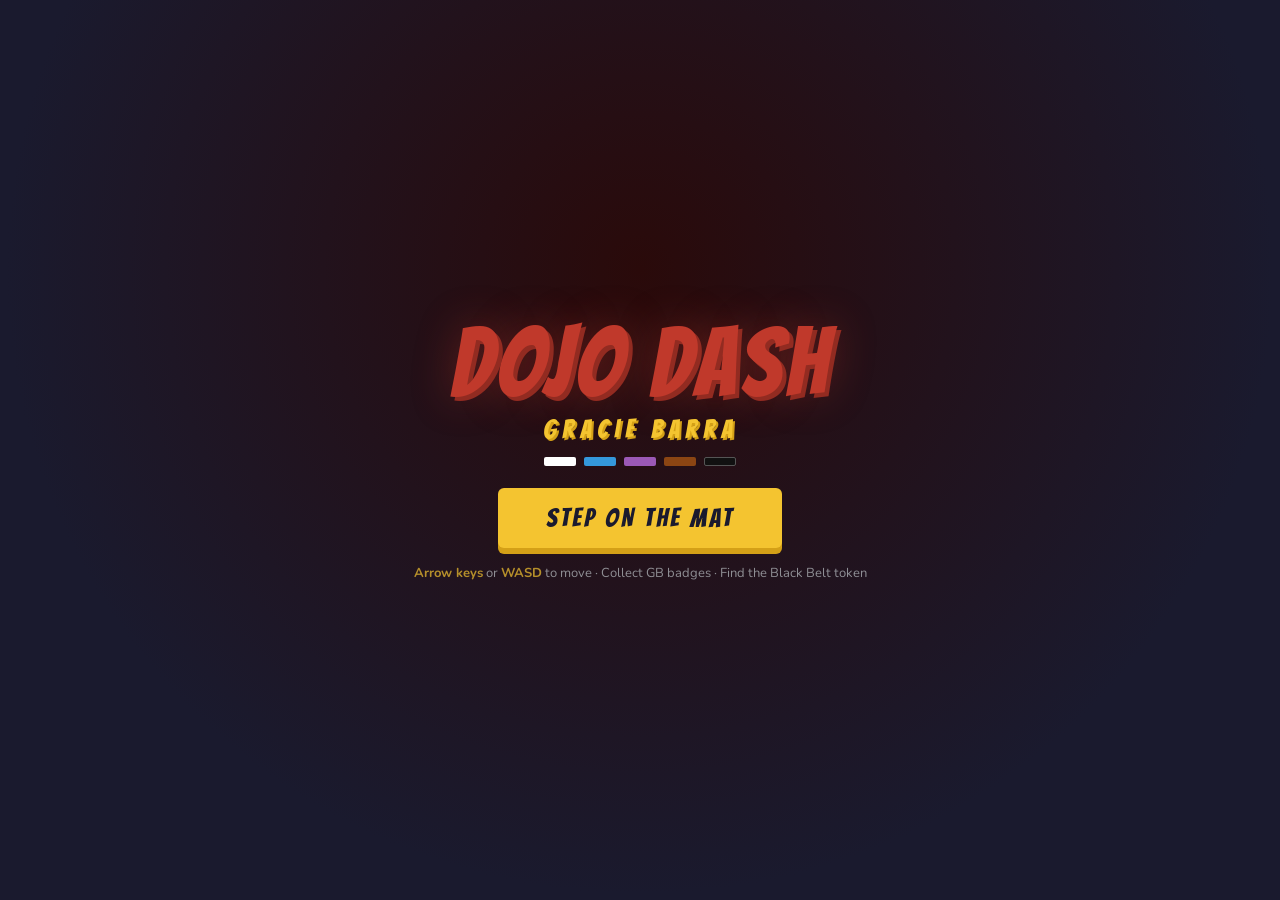
<file: hello-theme-child-master/assets/jj-arcade/games/dojo-dash.html>
<!DOCTYPE html>
<html lang="en">
<head>
<meta charset="UTF-8">
<meta name="viewport" content="width=device-width, initial-scale=1.0, user-scalable=no">
<title>GB Dojo Dash</title>
<style>
  @import url('https://fonts.googleapis.com/css2?family=Bangers&family=Nunito:wght@400;700;900&display=swap');
  *,*::before,*::after{box-sizing:border-box;margin:0;padding:0}
  :root{
    --red:#C0392B;--red-dark:#922B21;--red-light:#E74C3C;
    --gold:#F4C430;--gold-dark:#D4A017;
    --dark:#1A1A2E;--white:#FAFAFA;--gray:#BDC3C7;
    --hud:46px;
  }

  html,body{
    width:100%;height:100%;
    background:#1a2a1a;
    font-family:'Nunito',sans-serif;
    overflow:hidden;
    touch-action:none;
  }

  /* ── START SCREEN ── */
  .screen{position:fixed;inset:0;display:flex;flex-direction:column;align-items:center;justify-content:center;z-index:10;transition:opacity .35s}
  .screen.hidden{opacity:0;pointer-events:none}
  #start-screen{background:radial-gradient(ellipse at 50% 30%,#2a0a0a 0%,var(--dark) 70%)}
  .game-title{font-family:'Bangers',cursive;font-size:clamp(40px,13vw,96px);color:var(--red);letter-spacing:4px;line-height:1;text-shadow:4px 4px 0 var(--red-dark),0 0 40px rgba(192,57,43,.4);text-align:center}
  .game-subtitle{font-family:'Bangers',cursive;font-size:clamp(14px,5vw,26px);color:var(--gold);letter-spacing:6px;text-shadow:2px 2px 0 var(--gold-dark);margin-top:4px;text-align:center}
  .belt-strip{display:flex;gap:8px;margin:14px 0 22px}
  .belt-pip{width:clamp(22px,6vw,32px);height:9px;border-radius:2px;animation:beltPulse 2s ease-in-out infinite}
  .belt-pip:nth-child(1){background:#fff}.belt-pip:nth-child(2){background:#3498db;animation-delay:.2s}.belt-pip:nth-child(3){background:#9b59b6;animation-delay:.4s}.belt-pip:nth-child(4){background:#8B4513;animation-delay:.6s}.belt-pip:nth-child(5){background:#111;animation-delay:.8s;border:1px solid #555}
  @keyframes beltPulse{0%,100%{opacity:.5;transform:scaleY(1)}50%{opacity:1;transform:scaleY(1.4)}}
  .start-btn{font-family:'Bangers',cursive;font-size:clamp(18px,6vw,26px);letter-spacing:3px;color:var(--dark);background:var(--gold);border:none;padding:clamp(12px,3vw,16px) clamp(28px,10vw,48px);border-radius:6px;cursor:pointer;box-shadow:0 6px 0 var(--gold-dark);transition:transform .1s,box-shadow .1s}
  .start-btn:active{transform:translateY(4px);box-shadow:0 2px 0 var(--gold-dark)}
  .controls-hint{margin-top:14px;color:var(--gray);font-size:clamp(11px,3vw,13px);text-align:center;line-height:1.8;opacity:.7;padding:0 20px}
  .controls-hint span{color:var(--gold);font-weight:700}

  /* ── HUD — slim overlay, never pushes content ── */
  #hud{
    position:fixed;top:0;left:0;right:0;
    height:var(--hud);
    background:rgba(10,10,20,.96);
    border-bottom:2px solid var(--red);
    display:flex;align-items:center;justify-content:space-between;
    padding:0 10px;z-index:8;
    font-family:'Bangers',cursive;letter-spacing:1px;
  }
  .hud-block{display:flex;flex-direction:column;align-items:center;min-width:0}
  .hud-label{font-size:7px;letter-spacing:2px;color:var(--gray);font-family:'Nunito',sans-serif;font-weight:700;line-height:1;white-space:nowrap}
  .hud-val{font-size:clamp(15px,4.5vw,20px);color:var(--gold);line-height:1.1}
  .lives-wrap{display:flex;gap:4px}
  .life-icon{width:clamp(12px,3.5vw,16px);height:clamp(12px,3.5vw,16px);background:var(--red);border-radius:50%;border:2px solid var(--red-light);transition:all .3s}
  .life-icon.lost{background:transparent;border-color:#444}
  .belt-display{font-size:clamp(9px,2.8vw,13px);color:var(--white);display:flex;align-items:center;gap:5px}
  .belt-bar{width:clamp(40px,12vw,70px);height:6px;background:#333;border-radius:3px;overflow:hidden}
  .belt-fill{height:100%;border-radius:3px;transition:width .5s;background:var(--gold)}

  /* ── GAME VIEWPORT: full screen below HUD ── */
  #game-viewport{
    position:fixed;
    top:0;left:0;right:0;bottom:0;   /* full bleed — HUD overlays on top */
    overflow:hidden;
    background:#1a2a1a;
  }
  #game-world{
    position:absolute;
    transform-origin:top left;
  }
  canvas{display:block;image-rendering:pixelated;image-rendering:crisp-edges}

  /* ── OVERLAYS ── */
  .overlay{position:fixed;inset:0;background:rgba(10,10,20,.9);display:flex;flex-direction:column;align-items:center;justify-content:center;z-index:20;backdrop-filter:blur(4px)}
  .overlay.hidden{display:none}
  .overlay-title{font-family:'Bangers',cursive;font-size:clamp(32px,11vw,72px);letter-spacing:4px;text-shadow:3px 3px 0 rgba(0,0,0,.5);margin-bottom:10px}
  .overlay-sub{color:var(--gray);font-size:clamp(13px,3.5vw,16px);margin-bottom:22px;text-align:center;line-height:1.6;max-width:min(340px,85vw);padding:0 12px}
  .overlay-btn{font-family:'Bangers',cursive;font-size:clamp(16px,5vw,22px);letter-spacing:2px;padding:clamp(8px,2.5vw,12px) clamp(22px,8vw,40px);border:none;border-radius:6px;cursor:pointer;margin:5px;transition:transform .1s}
  .overlay-btn:active{transform:scale(.96)}
  .btn-primary{background:var(--gold);color:var(--dark);box-shadow:0 4px 0 var(--gold-dark)}
  .btn-secondary{background:transparent;color:var(--gray);border:2px solid #444}
  #belt-unlock{background:radial-gradient(ellipse at center,#1a0a00 0%,rgba(10,10,20,.95) 70%)}
  #belt-unlock .overlay-title{color:var(--gold)}
  .belt-icon-large{width:70px;height:20px;border-radius:4px;margin:0 auto 18px}

  /* ── D-PAD: overlay bottom-left, inside game viewport ── */
  #dpad{
    position:fixed;
    /* Position so it doesn't overlap badge collection area — bottom-left */
    bottom:clamp(10px,3vh,24px);
    left:clamp(8px,2vw,16px);
    z-index:9;
    display:none;
    opacity:0.88;
  }
  .dpad-grid{
    display:grid;
    grid-template-columns:repeat(3,clamp(44px,13vw,56px));
    grid-template-rows:repeat(3,clamp(44px,13vw,56px));
    gap:3px;
  }
  .dpad-btn{
    background:rgba(15,15,30,.8);
    border:2px solid rgba(255,255,255,.2);
    border-radius:10px;
    display:flex;align-items:center;justify-content:center;
    font-size:clamp(16px,5vw,22px);
    cursor:pointer;user-select:none;
    -webkit-tap-highlight-color:transparent;
    transition:background .08s;
    /* Larger touch target */
    touch-action:manipulation;
  }
  .dpad-btn:active,.dpad-btn.pressed{background:rgba(192,57,43,.65);border-color:var(--red)}
  .dpad-center{background:rgba(192,57,43,.22);border-color:var(--red-dark)}

  /* ── SCORE POPS ── */
  .score-pop{position:absolute;font-family:'Bangers',cursive;font-size:clamp(16px,5vw,22px);color:var(--gold);pointer-events:none;z-index:8;text-shadow:1px 1px 0 rgba(0,0,0,.8);animation:scorePop .9s ease-out forwards}
  @keyframes scorePop{0%{opacity:1;transform:translateY(0) scale(1.2)}100%{opacity:0;transform:translateY(-44px) scale(.8)}}

  /* ── POWER FLASH ── */
  #power-flash{position:fixed;inset:0;pointer-events:none;z-index:7;opacity:0;background:rgba(244,196,48,.15);transition:opacity .3s}
  #power-flash.active{opacity:1;animation:powerFlash .4s ease-in-out infinite alternate}
  @keyframes powerFlash{from{opacity:.1}to{opacity:.25}}

  /* Show d-pad on touch devices */
  @media(pointer:coarse){#dpad{display:block}}

  /* Desktop: don't show dpad unless forced */
  @media(pointer:fine){#dpad{display:none!important}}
</style>
</head>
<body>

<div class="screen" id="start-screen">
  <div class="game-title">DOJO DASH</div>
  <div class="game-subtitle">Gracie Barra</div>
  <div class="belt-strip">
    <div class="belt-pip"></div><div class="belt-pip"></div>
    <div class="belt-pip"></div><div class="belt-pip"></div>
    <div class="belt-pip"></div>
  </div>
  <button class="start-btn" id="btn-start">STEP ON THE MAT</button>
  <div class="controls-hint">
    <span>Arrow keys</span> or <span>WASD</span> to move &middot; Collect GB badges &middot; Find the Black Belt token
  </div>
</div>

<div id="hud" style="display:none">
  <div class="hud-block"><div class="hud-label">SCORE</div><div class="hud-val" id="hud-score">0</div></div>
  <div class="hud-block"><div class="hud-label">BELT</div><div class="belt-display"><span id="hud-belt">WHITE</span><div class="belt-bar"><div class="belt-fill" id="belt-fill" style="width:0%"></div></div></div></div>
  <div class="hud-block"><div class="hud-label">BADGES</div><div class="hud-val" id="hud-badges">0</div></div>
  <div class="hud-block"><div class="hud-label">LIVES</div><div class="lives-wrap" id="lives-wrap"><div class="life-icon"></div><div class="life-icon"></div><div class="life-icon"></div></div></div>
</div>

<div id="game-viewport" style="display:none">
  <div id="game-world"><canvas id="game-canvas"></canvas></div>
</div>

<div id="dpad" style="display:none">
  <div class="dpad-grid">
    <div></div><div class="dpad-btn" data-dir="up">&#9650;</div><div></div>
    <div class="dpad-btn" data-dir="left">&#9668;</div>
    <div class="dpad-btn dpad-center" data-dir="none">&#9679;</div>
    <div class="dpad-btn" data-dir="right">&#9658;</div>
    <div></div><div class="dpad-btn" data-dir="down">&#9660;</div><div></div>
  </div>
</div>

<div id="power-flash"></div>

<div class="overlay hidden" id="pause-overlay">
  <div class="overlay-title" style="color:var(--white)">PAUSED</div>
  <div class="overlay-sub">Take a breath. You're on the mat.</div>
  <button class="overlay-btn btn-primary" id="btn-resume">KEEP GOING</button>
  <button class="overlay-btn btn-secondary" id="btn-quit">QUIT</button>
</div>

<div class="overlay hidden" id="gameover-overlay">
  <div class="overlay-title" style="color:var(--red)">TAPPED OUT</div>
  <div class="overlay-sub" id="gameover-msg">You got caught. Get back on the mat.</div>
  <div style="color:var(--gold);font-family:'Bangers',cursive;font-size:clamp(18px,6vw,26px);margin-bottom:18px">SCORE: <span id="gameover-score">0</span></div>
  <button class="overlay-btn btn-primary" id="btn-retry">GET BACK ON THE MAT</button>
  <button class="overlay-btn btn-secondary" id="btn-menu">MAIN MENU</button>
</div>

<div class="overlay hidden" id="belt-unlock">
  <div class="overlay-title">BELT UNLOCKED!</div>
  <div class="belt-icon-large" id="belt-icon-large"></div>
  <div class="overlay-sub" id="belt-msg">You earned your next rank. The dojo gets tougher.</div>
  <button class="overlay-btn btn-primary" id="btn-next-level">NEXT LEVEL</button>
</div>

<!-- JJA v2: shared audio/haptics + visual juice (mute shared with parent arcade via localStorage) -->
<script src="../arcade-audio.js"></script>
<script src="../arcade-juice.js"></script>
<script>
const IMG_FRONT ='[data-uri]';
const IMG_LEFT = '[data-uri]';
const IMG_RIGHT = '[data-uri]';
const IMG_BACK = '[data-uri]';

// ── SPRITES: RIGHT/LEFT SWAPPED to fix facing direction ──
const playerImgs={};
// FIX: IMG_RIGHT shows character facing RIGHT, IMG_LEFT shows facing LEFT
// The original sprites were labeled from a side-on perspective,
// so we swap them here to match the movement direction correctly.
const _smap={
  down:  IMG_FRONT,
  up:    IMG_BACK,
  right: IMG_LEFT,   // ← swapped: move right = use left-facing sprite (mirrored)
  left:  IMG_RIGHT,  // ← swapped: move left  = use right-facing sprite (mirrored)
};
Object.entries(_smap).forEach(([dir,src])=>{
  const img=new Image();img.src=src;playerImgs[dir]=img;
});

// ── CONSTANTS ──
const CELL=48, COLS=19, ROWS=15, W=COLS*CELL, H=ROWS*CELL;
const ENEMY_RESPAWN={x:9,y:6};

// ── JJA v2: feedback layer (optional-chained; game runs unchanged if scripts fail to load) ──
const fx = {
  sfx:  function(key){ if(window.JJArcadeAudio) window.JJArcadeAudio.playSfx(key); },
  vibe: function(p){ if(window.JJArcadeAudio) window.JJArcadeAudio.vibrate(p); },
  confetti: function(el){ if(window.JJArcadeJuice && el) window.JJArcadeJuice.confetti(el); }
};

// ── JJA v2 mobile layout fix ──
// The board is landscape (912x720); width-fitting it on a portrait phone makes it
// short, so the fixed full-bleed viewport (85vh iframe) left a tall empty green band
// and forced page scroll. Report the real content height (HUD + board + dpad strip)
// so the parent iframe hugs the game -- one screen, no scroll. Desktop reverts to CSS.
function reportFrameHeight(){
  var vw = window.innerWidth;
  var hudH = 46;                                    // matches --hud
  // Match updateCamera's scale. In this arcade the iframe is <=800px wide, so the
  // board is always width-fit ("narrow"); guard the wide case anyway.
  var scale = (vw < 900) ? (vw / W) : Math.min(vw / W, (window.innerHeight - hudH) / H, 1);
  var boardH = H * scale;
  // Reserve room for the d-pad strip ONLY when the d-pad is actually shown -- the
  // exact media query the #dpad CSS uses. On non-touch (keyboard) it's hidden, so
  // reserving space would just re-create empty green.
  var touch = window.matchMedia && window.matchMedia('(pointer: coarse)').matches;
  var extra;
  if(touch){
    var dpadCell = Math.max(44, Math.min(56, vw * 0.13)); // matches .dpad-grid clamp
    extra = dpadCell * 3 + 6 + 28;                        // 3 rows + gaps + bottom margin
  } else {
    extra = 14;                                           // small bottom margin
  }
  var target = Math.ceil(hudH + boardH + extra);
  try{ parent.postMessage({type:'gbDojoDashHeight',height:target},'*'); }catch(e){}
}
const BELTS=[
  {name:'WHITE',color:'#EEEEEE'},
  {name:'BLUE',color:'#2E86C1'},
  {name:'PURPLE',color:'#8E44AD'},
  {name:'BROWN',color:'#7D3C0A'},
  {name:'BLACK',color:'#DDDDDD'},
];
const T={EMPTY:0,WALL:1,BADGE:2,POWER:3,PLAYER_START:4,ENEMY_START:5};

function buildLevel(){
  return [
    [1,1,1,1,1,1,1,1,1,1,1,1,1,1,1,1,1,1,1],
    [1,4,2,2,2,1,2,2,2,2,2,2,2,1,2,2,2,2,1],
    [1,2,1,1,2,1,2,1,1,2,1,1,2,1,2,1,1,2,1],
    [1,3,1,1,2,2,2,1,1,2,1,1,2,2,2,1,1,3,1],
    [1,2,2,2,2,1,2,2,2,2,2,2,2,1,2,2,2,2,1],
    [1,2,1,1,2,1,1,1,2,1,2,1,1,1,2,1,1,2,1],
    [1,2,2,2,2,2,2,2,2,5,2,2,2,2,2,2,2,2,1],
    [1,2,1,1,2,1,1,1,2,1,2,1,1,1,2,1,1,2,1],
    [1,2,2,2,2,1,2,2,2,2,2,2,2,1,2,2,2,2,1],
    [1,3,1,1,2,2,2,1,1,2,1,1,2,2,2,1,1,3,1],
    [1,2,1,1,2,1,2,1,1,5,1,1,2,1,2,1,1,2,1],
    [1,2,2,2,2,1,2,2,2,2,2,2,2,1,2,2,2,2,1],
    [1,2,1,1,2,2,2,1,1,2,1,1,2,2,2,1,1,2,1],
    [1,2,2,2,2,1,2,2,2,2,2,2,2,1,2,2,2,2,1],
    [1,1,1,1,1,1,1,1,1,1,1,1,1,1,1,1,1,1,1],
  ];
}

// ── STATE ──
let state={
  belt:0,score:0,lives:3,phase:'start',
  totalBadges:0,collectedBadges:0,powerTimer:0,
  grid:[],player:null,enemies:[],animFrame:null,lastTime:0,
  highScore:parseInt(localStorage.getItem('dojoDashHigh')||'0',10),
};

const canvas=document.getElementById('game-canvas');
const ctx=canvas.getContext('2d');
canvas.width=W; canvas.height=H;

// ── PLAYER ──
class Player{
  constructor(x,y){
    this.gx=x;this.gy=y;this.px=x*CELL;this.py=y*CELL;
    this.tx=x;this.ty=y;this.speed=4;this.moving=false;
    this.dir={x:0,y:1};this.queueDir={x:0,y:0};
    this.frameTimer=0;this.invincible=0;
  }
  update(dt,grid){
    this.frameTimer+=dt;
    if(this.invincible>0)this.invincible-=dt;
    if(!this.moving){
      for(const d of[this.queueDir,this.dir]){
        if(d.x===0&&d.y===0)continue;
        const nx=this.gx+d.x,ny=this.gy+d.y;
        if(nx>=0&&nx<COLS&&ny>=0&&ny<ROWS&&grid[ny][nx]!==T.WALL){
          this.tx=nx;this.ty=ny;this.dir={...d};this.moving=true;break;
        }
      }
    }
    if(this.moving){
      const dx=this.tx*CELL-this.px,dy=this.ty*CELL-this.py;
      const dist=Math.sqrt(dx*dx+dy*dy),step=this.speed*(dt/16);
      if(dist<=step){this.px=this.tx*CELL;this.py=this.ty*CELL;this.gx=this.tx;this.gy=this.ty;this.moving=false;}
      else{this.px+=dx/dist*step;this.py+=dy/dist*step;}
    }
  }
  draw(ctx,powered){
    if(this.invincible>0&&Math.floor(this.invincible/100)%2===0)return;
    let facing='down';
    if(this.dir.x>0)facing='right';
    else if(this.dir.x<0)facing='left';
    else if(this.dir.y<0)facing='up';
    const img=playerImgs[facing];
    const bob=this.moving?Math.sin(this.frameTimer/120)*2:0;
    ctx.save();
    if(powered)ctx.filter='brightness(1.5) sepia(.6) saturate(3) hue-rotate(20deg)';
    if(img&&img.complete&&img.naturalWidth>0){
      ctx.drawImage(img,this.px+1,this.py+bob,CELL-2,CELL-2);
    }else{
      ctx.fillStyle=powered?'#F4C430':'#fff';
      ctx.beginPath();ctx.arc(this.px+CELL/2,this.py+CELL/2,CELL/2-6,0,Math.PI*2);ctx.fill();
    }
    ctx.restore();
  }
}

// ── ENEMY ──
class Enemy{
  constructor(x,y,idx){
    this.gx=x;this.gy=y;this.px=x*CELL;this.py=y*CELL;
    this.tx=x;this.ty=y;this.speed=2.5+state.belt*0.4;
    this.moving=false;this.dir={x:idx%2===0?1:-1,y:0};
    this.idx=idx;this.fleeing=false;this.frameTimer=0;this.moveTimer=0;
  }
  update(dt,grid,player){
    this.frameTimer+=dt;this.moveTimer+=dt;
    if(!this.moving&&this.moveTimer>400){this.moveTimer=0;this.chooseDir(grid,player);}
    if(this.moving){
      const dx=this.tx*CELL-this.px,dy=this.ty*CELL-this.py;
      const dist=Math.sqrt(dx*dx+dy*dy),step=(this.fleeing?.6:1)*this.speed*(dt/16);
      if(dist<=step){this.px=this.tx*CELL;this.py=this.ty*CELL;this.gx=this.tx;this.gy=this.ty;this.moving=false;}
      else{this.px+=dx/dist*step;this.py+=dy/dist*step;}
    }
  }
  chooseDir(grid,player){
    let dirs=[{x:1,y:0},{x:-1,y:0},{x:0,y:1},{x:0,y:-1}];
    dirs=dirs.filter(d=>!(d.x===-this.dir.x&&d.y===-this.dir.y));
    let valid=dirs.filter(d=>{const nx=this.gx+d.x,ny=this.gy+d.y;return nx>=0&&nx<COLS&&ny>=0&&ny<ROWS&&grid[ny][nx]!==T.WALL;});
    if(!valid.length)valid=[{x:1,y:0},{x:-1,y:0},{x:0,y:1},{x:0,y:-1}].filter(d=>{const nx=this.gx+d.x,ny=this.gy+d.y;return nx>=0&&nx<COLS&&ny>=0&&ny<ROWS&&grid[ny][nx]!==T.WALL;});
    if(!valid.length)return;
    const sign=this.fleeing?-1:1;
    let chosen=Math.random()<0.7
      ?valid.sort((a,b)=>sign*((Math.abs(this.gx+a.x-player.gx)+Math.abs(this.gy+a.y-player.gy))-(Math.abs(this.gx+b.x-player.gx)+Math.abs(this.gy+b.y-player.gy))))[0]
      :valid[Math.floor(Math.random()*valid.length)];
    this.tx=this.gx+chosen.x;this.ty=this.gy+chosen.y;this.dir=chosen;this.moving=true;
  }
  draw(ctx){
    const cx=this.px+CELL/2,cy=this.py+CELL/2,r=CELL/2-5;
    ctx.save();
    if(this.fleeing){
      ctx.globalAlpha=0.8+0.2*Math.sin(this.frameTimer/150);
      ctx.fillStyle='#1A5276';ctx.beginPath();ctx.ellipse(cx,cy+4,r*.7,r*.85,0,0,Math.PI*2);ctx.fill();
      ctx.fillStyle='#AED6F1';ctx.font='bold 9px Nunito';ctx.textAlign='center';ctx.textBaseline='middle';ctx.fillText('???',cx,cy+8);
      ctx.fillStyle='#FDDBB4';ctx.beginPath();ctx.arc(cx,cy-r*.45,r*.38,0,Math.PI*2);ctx.fill();
      ctx.globalAlpha=1;
    }else if(this.idx%2===0){
      ctx.fillStyle='#C0392B';ctx.beginPath();ctx.ellipse(cx,cy+4,r*.68,r*.82,0,0,Math.PI*2);ctx.fill();
      ctx.fillStyle='rgba(255,255,255,.22)';ctx.beginPath();ctx.moveTo(cx-8,cy-4);ctx.lineTo(cx,cy+3);ctx.lineTo(cx+8,cy-4);ctx.fill();
      ctx.fillStyle='#FDDBB4';ctx.beginPath();ctx.arc(cx,cy-r*.44,r*.35,0,Math.PI*2);ctx.fill();
      ctx.fillStyle='#222';ctx.beginPath();ctx.arc(cx-4,cy-r*.48,2.5,0,Math.PI*2);ctx.fill();ctx.beginPath();ctx.arc(cx+4,cy-r*.48,2.5,0,Math.PI*2);ctx.fill();
      ctx.strokeStyle='#222';ctx.lineWidth=2;ctx.beginPath();ctx.moveTo(cx-6,cy-r*.62);ctx.lineTo(cx-2,cy-r*.52);ctx.stroke();ctx.beginPath();ctx.moveTo(cx+6,cy-r*.62);ctx.lineTo(cx+2,cy-r*.52);ctx.stroke();
      ctx.fillStyle='#E74C3C';ctx.fillRect(cx-r*.5,cy+2,r,4);
    }else{
      ctx.fillStyle='#6C3483';ctx.beginPath();ctx.ellipse(cx,cy+4,r*.68,r*.82,0,0,Math.PI*2);ctx.fill();
      ctx.fillStyle='rgba(255,255,255,.18)';ctx.beginPath();ctx.moveTo(cx-8,cy-4);ctx.lineTo(cx,cy+3);ctx.lineTo(cx+8,cy-4);ctx.fill();
      ctx.fillStyle='#FDDBB4';ctx.beginPath();ctx.arc(cx,cy-r*.44,r*.35,0,Math.PI*2);ctx.fill();
      ctx.fillStyle='#222';ctx.beginPath();ctx.ellipse(cx-4,cy-r*.48,3,2,.3,0,Math.PI*2);ctx.fill();ctx.beginPath();ctx.ellipse(cx+4,cy-r*.48,3,2,-.3,0,Math.PI*2);ctx.fill();
      ctx.strokeStyle='#555';ctx.lineWidth=1.5;ctx.beginPath();ctx.arc(cx+2,cy-r*.28,4,.1,Math.PI*.6,false);ctx.stroke();
      ctx.fillStyle='#8E44AD';ctx.fillRect(cx-r*.5,cy+2,r,4);
    }
    ctx.restore();
  }
}

// ── INIT ──
function initLevel(){
  const raw=buildLevel();
  state.grid=raw.map(r=>[...r]);
  state.totalBadges=0;state.collectedBadges=0;state.powerTimer=0;state.enemies=[];
  document.getElementById('power-flash').classList.remove('active');
  for(let r=0;r<ROWS;r++)for(let c=0;c<COLS;c++){
    const v=raw[r][c];
    if(v===T.BADGE)state.totalBadges++;
    if(v===T.PLAYER_START){state.player=new Player(c,r);state.grid[r][c]=T.EMPTY;}
    if(v===T.ENEMY_START){state.enemies.push(new Enemy(c,r,state.enemies.length));state.grid[r][c]=T.EMPTY;}
  }
  updateHUD();
}

// ── DRAW ──
function drawGrid(){
  for(let r=0;r<ROWS;r++)for(let c=0;c<COLS;c++){
    const x=c*CELL,y=r*CELL,v=state.grid[r][c];
    if(v===T.WALL){
      ctx.fillStyle='#1a2a1a';ctx.fillRect(x,y,CELL,CELL);
      ctx.strokeStyle='#0d1a0d';ctx.lineWidth=1;ctx.strokeRect(x+.5,y+.5,CELL-1,CELL-1);
      ctx.strokeStyle='rgba(255,255,255,.04)';ctx.lineWidth=1;ctx.beginPath();ctx.moveTo(x,y);ctx.lineTo(x+CELL,y+CELL);ctx.stroke();
    }else{
      ctx.fillStyle=(r+c)%2===0?'#2D3A22':'#354428';ctx.fillRect(x,y,CELL,CELL);
      ctx.strokeStyle='rgba(0,0,0,.15)';ctx.lineWidth=.5;ctx.strokeRect(x,y,CELL,CELL);
      if(v===T.BADGE)drawBadge(ctx,x+CELL/2,y+CELL/2,10);
      if(v===T.POWER){const p=.7+.3*Math.sin(Date.now()/300);drawPowerToken(ctx,x+CELL/2,y+CELL/2,14*p);}
    }
  }
}
function drawBadge(ctx,cx,cy,r){ctx.save();ctx.strokeStyle='#C0392B';ctx.lineWidth=2;ctx.beginPath();ctx.arc(cx,cy,r,0,Math.PI*2);ctx.stroke();ctx.fillStyle='#C0392B';ctx.beginPath();ctx.arc(cx,cy,r-3,0,Math.PI*2);ctx.fill();ctx.fillStyle='#fff';ctx.font=`bold ${Math.floor(r*.9)}px Bangers`;ctx.textAlign='center';ctx.textBaseline='middle';ctx.fillText('GB',cx,cy+1);ctx.restore();}
function drawPowerToken(ctx,cx,cy,r){ctx.save();const g=ctx.createRadialGradient(cx,cy,0,cx,cy,r*2);g.addColorStop(0,'rgba(244,196,48,.3)');g.addColorStop(1,'rgba(244,196,48,0)');ctx.fillStyle=g;ctx.beginPath();ctx.arc(cx,cy,r*2,0,Math.PI*2);ctx.fill();ctx.fillStyle='#F4C430';ctx.beginPath();ctx.arc(cx,cy,r,0,Math.PI*2);ctx.fill();ctx.fillStyle='#1A1A2E';ctx.font=`bold ${Math.floor(r*1.1)}px Bangers`;ctx.textAlign='center';ctx.textBaseline='middle';ctx.fillText('BB',cx,cy+1);ctx.restore();}

// ── CAMERA: MOBILE-FIRST ──
// On mobile: always fill 100% of screen width.
// On desktop: fit the board naturally, centred.
function updateCamera(){
  if(!state.player)return;
  const vw=window.innerWidth;
  const vh=window.innerHeight;
  const hudH=46; // matches --hud CSS var

  // MOBILE-FIRST: scale so board fills 100% screen width
  // Cap by height so board never taller than screen
  const scaleByWidth  = vw / W;
  const scaleByHeight = (vh - hudH) / H;

  // Mobile: always use width-first, let it scroll vertically if needed
  // Desktop (wide screen): use whichever fits
  let scale;
  const isNarrow = vw < 900;
  if(isNarrow){
    // Fill full width — board scrolls vertically if taller than screen
    scale = scaleByWidth;
    // But if it fits both directions, just use full width
  }else{
    scale = Math.min(scaleByWidth, scaleByHeight, 1);
  }

  const scaledW = W * scale;
  const scaledH = H * scale;

  // Centre horizontally if narrower than screen
  const offsetX = Math.max(0, (vw - scaledW) / 2);

  // Camera: follow player
  const px = (state.player.px + CELL/2) * scale;
  const py = (state.player.py + CELL/2) * scale;

  // Available viewport area (below HUD)
  const viewH = vh - hudH;

  let camX = px - vw/2 + offsetX;
  let camY = py - viewH/2;

  // Clamp to board bounds
  camX = Math.max(0, Math.min(Math.max(0, scaledW - vw), camX));
  camY = Math.max(0, Math.min(Math.max(0, scaledH - viewH), camY));

  const world = document.getElementById('game-world');
  world.style.transform = `scale(${scale})`;
  world.style.transformOrigin = 'top left';
  // JJA v2 fix: with transform-origin:0 0 the scale does NOT divide the offset back
  // down, so the old `/scale` pushed the board to hudH/scale (~117px on mobile),
  // leaving a tall green gap under the HUD. Correct transform is offset - cam.
  // (At desktop scale=1 this is identical to the old value, so desktop is unchanged.)
  world.style.left = (offsetX - camX) + 'px';
  world.style.top  = (hudH - camY) + 'px';
}

// ── COLLISIONS ──
function checkCollisions(){
  const p=state.player,pgx=Math.round(p.px/CELL),pgy=Math.round(p.py/CELL);
  // JJA v2: footstep cadence -- one step sound per new grid cell entered
  var _cell=pgx+','+pgy;
  if(state._footCell!==_cell){ state._footCell=_cell; fx.sfx('footstep'); }
  if(state.grid[pgy]&&state.grid[pgy][pgx]===T.BADGE){state.grid[pgy][pgx]=T.EMPTY;state.collectedBadges++;state.score+=10;spawnPop(p.px+CELL/2,p.py,'+10');fx.sfx('coin');fx.vibe('short');updateHUD();if(state.collectedBadges>=state.totalBadges)setTimeout(()=>triggerBeltUnlock(),300);}
  if(state.grid[pgy]&&state.grid[pgy][pgx]===T.POWER){state.grid[pgy][pgx]=T.EMPTY;state.powerTimer=8000;state.score+=50;spawnPop(p.px+CELL/2,p.py,'+50 BLACK BELT!');fx.sfx('correct');fx.vibe('short');document.getElementById('power-flash').classList.add('active');state.enemies.forEach(e=>e.fleeing=true);updateHUD();}
  state.enemies.forEach(e=>{
    const dist=Math.abs(p.px-e.px)+Math.abs(p.py-e.py);
    if(dist<CELL*.8){
      if(e.fleeing){e.gx=ENEMY_RESPAWN.x;e.gy=ENEMY_RESPAWN.y;e.px=e.gx*CELL;e.py=e.gy*CELL;e.tx=e.gx;e.ty=e.gy;e.fleeing=false;e.moving=false;state.score+=200;spawnPop(e.px+CELL/2,e.py,'+200');fx.sfx('explosion');fx.vibe('short');updateHUD();}
      else if(p.invincible<=0)hitPlayer();
    }
  });
}
function hitPlayer(){
  state.lives--;state.player.invincible=2000;updateLives();
  fx.sfx('hit'); fx.vibe('double'); // rival collision (game already shakes the viewport)
  const gv=document.getElementById('game-viewport');
  setTimeout(()=>{gv.style.transform='translateX(-8px)';setTimeout(()=>{gv.style.transform='translateX(8px)'},80);setTimeout(()=>{gv.style.transform='translateX(-4px)'},160);setTimeout(()=>{gv.style.transform=''},240);},0);
  if(state.lives<=0)setTimeout(()=>triggerGameOver(),400);
}
function spawnPop(x,y,text){const w=document.getElementById('game-world'),el=document.createElement('div');el.className='score-pop';el.textContent=text;el.style.left=(x-30)+'px';el.style.top=(y-20)+'px';w.appendChild(el);setTimeout(()=>el.remove(),900);}
function updateHUD(){document.getElementById('hud-score').textContent=state.score;document.getElementById('hud-badges').textContent=`${state.collectedBadges}/${state.totalBadges}`;const b=BELTS[state.belt];const hb=document.getElementById('hud-belt');hb.textContent=b.name;hb.style.color=b.color;const pct=state.totalBadges>0?(state.collectedBadges/state.totalBadges)*100:0;const bf=document.getElementById('belt-fill');bf.style.width=pct+'%';bf.style.background=b.color;}
function updateLives(){document.querySelectorAll('.life-icon').forEach((el,i)=>el.classList.toggle('lost',i>=state.lives));}
function triggerBeltUnlock(){
  state.phase='beltunlock';const nb=state.belt+1;
  const tEl=document.getElementById('belt-unlock').querySelector('.overlay-title');
  const iEl=document.getElementById('belt-icon-large');const mEl=document.getElementById('belt-msg');const bEl=document.getElementById('btn-next-level');
  if(nb>=BELTS.length){tEl.textContent='BLACK BELT!';iEl.style.cssText=`background:${BELTS[BELTS.length-1].color};box-shadow:0 0 30px rgba(255,255,255,.35)`;mEl.textContent="You've mastered the dojo. Legendary.";bEl.textContent='PLAY AGAIN';}
  else{tEl.textContent='BELT UNLOCKED!';const b=BELTS[nb];iEl.style.cssText=`background:${b.color};box-shadow:0 0 30px ${b.color}88`;mEl.textContent=`${b.name} BELT earned. The dojo gets tougher.`;bEl.textContent='NEXT LEVEL';}
  fx.sfx('fanfare'); fx.vibe('win'); // level/belt complete
  showOverlay('belt-unlock');
  fx.confetti(document.getElementById('belt-unlock'));
}
function triggerGameOver(){state.phase='gameover';document.getElementById('gameover-score').textContent=state.score;document.getElementById('gameover-msg').textContent='You got caught. Get back on the mat.';var _newHigh=state.score>state.highScore;if(_newHigh){state.highScore=state.score;localStorage.setItem('dojoDashHigh',String(state.score));document.getElementById('gameover-msg').textContent='NEW HIGH SCORE! Get back on the mat.';}if(_newHigh){fx.sfx('highscore');fx.vibe('win');}else{fx.sfx('stinger_lose');fx.vibe('double');}showOverlay('gameover-overlay');}
function showOverlay(id){['pause-overlay','gameover-overlay','belt-unlock'].forEach(s=>document.getElementById(s).classList.add('hidden'));if(id)document.getElementById(id).classList.remove('hidden');}

// ── GAME LOOP ──
function gameLoop(ts){
  if(state.phase!=='playing')return;
  const dt=Math.min(ts-state.lastTime,50);state.lastTime=ts;
  if(state.powerTimer>0){state.powerTimer-=dt;if(state.powerTimer<=0){state.powerTimer=0;state.enemies.forEach(e=>e.fleeing=false);document.getElementById('power-flash').classList.remove('active');}}
  state.player.update(dt,state.grid);
  state.enemies.forEach(e=>e.update(dt,state.grid,state.player));
  checkCollisions();updateCamera();
  ctx.clearRect(0,0,W,H);drawGrid();
  state.enemies.forEach(e=>e.draw(ctx));
  state.player.draw(ctx,state.powerTimer>0);
  state.animFrame=requestAnimationFrame(gameLoop);
}

// ── INPUT ──
document.addEventListener('keydown',e=>{
  if(!state.player&&e.key!=='Escape')return;
  const dirs={'ArrowUp':{x:0,y:-1},'w':{x:0,y:-1},'W':{x:0,y:-1},'ArrowDown':{x:0,y:1},'s':{x:0,y:1},'S':{x:0,y:1},'ArrowLeft':{x:-1,y:0},'a':{x:-1,y:0},'A':{x:-1,y:0},'ArrowRight':{x:1,y:0},'d':{x:1,y:0},'D':{x:1,y:0}};
  if(dirs[e.key]&&state.player){state.player.queueDir=dirs[e.key];e.preventDefault();}
  if(e.key==='Escape'||e.key.toLowerCase()==='p'){if(state.phase==='playing'||state.phase==='paused')togglePause();}
});

document.querySelectorAll('.dpad-btn').forEach(btn=>{
  const sd=()=>{if(!state.player||state.phase!=='playing')return;const d=btn.dataset.dir;const m={up:{x:0,y:-1},down:{x:0,y:1},left:{x:-1,y:0},right:{x:1,y:0}};if(m[d])state.player.queueDir=m[d];};
  btn.addEventListener('touchstart',e=>{e.preventDefault();btn.classList.add('pressed');sd();},{passive:false});
  btn.addEventListener('touchend',()=>btn.classList.remove('pressed'),{passive:true});
  btn.addEventListener('mousedown',sd);
});

let tStart=null;
document.getElementById('game-viewport').addEventListener('touchstart',e=>{tStart={x:e.touches[0].clientX,y:e.touches[0].clientY};},{passive:true});
document.getElementById('game-viewport').addEventListener('touchend',e=>{
  if(!tStart||!state.player||state.phase!=='playing')return;
  const dx=e.changedTouches[0].clientX-tStart.x,dy=e.changedTouches[0].clientY-tStart.y;
  if(Math.abs(dx)<10&&Math.abs(dy)<10){tStart=null;return;}
  state.player.queueDir=Math.abs(dx)>Math.abs(dy)?{x:dx>0?1:-1,y:0}:{x:0,y:dy>0?1:-1};
  tStart=null;
},{passive:true});

// ── GAME CONTROL ──
function resetVisualState(){document.getElementById('power-flash').classList.remove('active');document.getElementById('gameover-msg').textContent='You got caught. Get back on the mat.';document.getElementById('belt-unlock').querySelector('.overlay-title').textContent='BELT UNLOCKED!';document.getElementById('btn-next-level').textContent='NEXT LEVEL';}
function showGameUI(){document.getElementById('start-screen').classList.add('hidden');document.getElementById('hud').style.display='flex';document.getElementById('game-viewport').style.display='block';document.getElementById('dpad').style.display='';}
function showMenuUI(){document.getElementById('start-screen').classList.remove('hidden');document.getElementById('hud').style.display='none';document.getElementById('game-viewport').style.display='none';document.getElementById('dpad').style.display='none';}
function startGame(){fx.sfx('ui_tap');cancelAnimationFrame(state.animFrame);state.score=0;state.lives=3;state.belt=0;state.powerTimer=0;state.phase='playing';resetVisualState();showGameUI();showOverlay(null);initLevel();updateLives();updateCamera();state.lastTime=performance.now();state.animFrame=requestAnimationFrame(gameLoop);}
function togglePause(){if(state.phase==='playing'){state.phase='paused';cancelAnimationFrame(state.animFrame);showOverlay('pause-overlay');}else if(state.phase==='paused'){state.phase='playing';showOverlay(null);state.lastTime=performance.now();state.animFrame=requestAnimationFrame(gameLoop);}}

document.getElementById('btn-start').addEventListener('click',startGame);
document.getElementById('btn-resume').addEventListener('click',togglePause);
document.getElementById('btn-quit').addEventListener('click',()=>{cancelAnimationFrame(state.animFrame);state.phase='start';state.powerTimer=0;resetVisualState();showMenuUI();showOverlay(null);});
document.getElementById('btn-retry').addEventListener('click',()=>{fx.sfx('ui_tap');cancelAnimationFrame(state.animFrame);state.score=0;state.lives=3;state.belt=0;state.powerTimer=0;state.phase='playing';resetVisualState();showOverlay(null);initLevel();updateLives();updateCamera();state.lastTime=performance.now();state.animFrame=requestAnimationFrame(gameLoop);});
document.getElementById('btn-menu').addEventListener('click',()=>{cancelAnimationFrame(state.animFrame);state.phase='start';state.powerTimer=0;resetVisualState();showMenuUI();showOverlay(null);});
document.getElementById('btn-next-level').addEventListener('click',()=>{fx.sfx('ui_tap');cancelAnimationFrame(state.animFrame);if(state.belt>=BELTS.length-1){state.score=0;state.lives=3;state.belt=0;}else{state.belt+=1;}state.powerTimer=0;state.phase='playing';resetVisualState();showOverlay(null);initLevel();updateLives();updateCamera();state.lastTime=performance.now();state.animFrame=requestAnimationFrame(gameLoop);});

window.addEventListener('resize',function(){ updateCamera(); reportFrameHeight(); });
reportFrameHeight(); // JJA v2: size the iframe to the game on first load
</script>
</body>
</html>
</file>
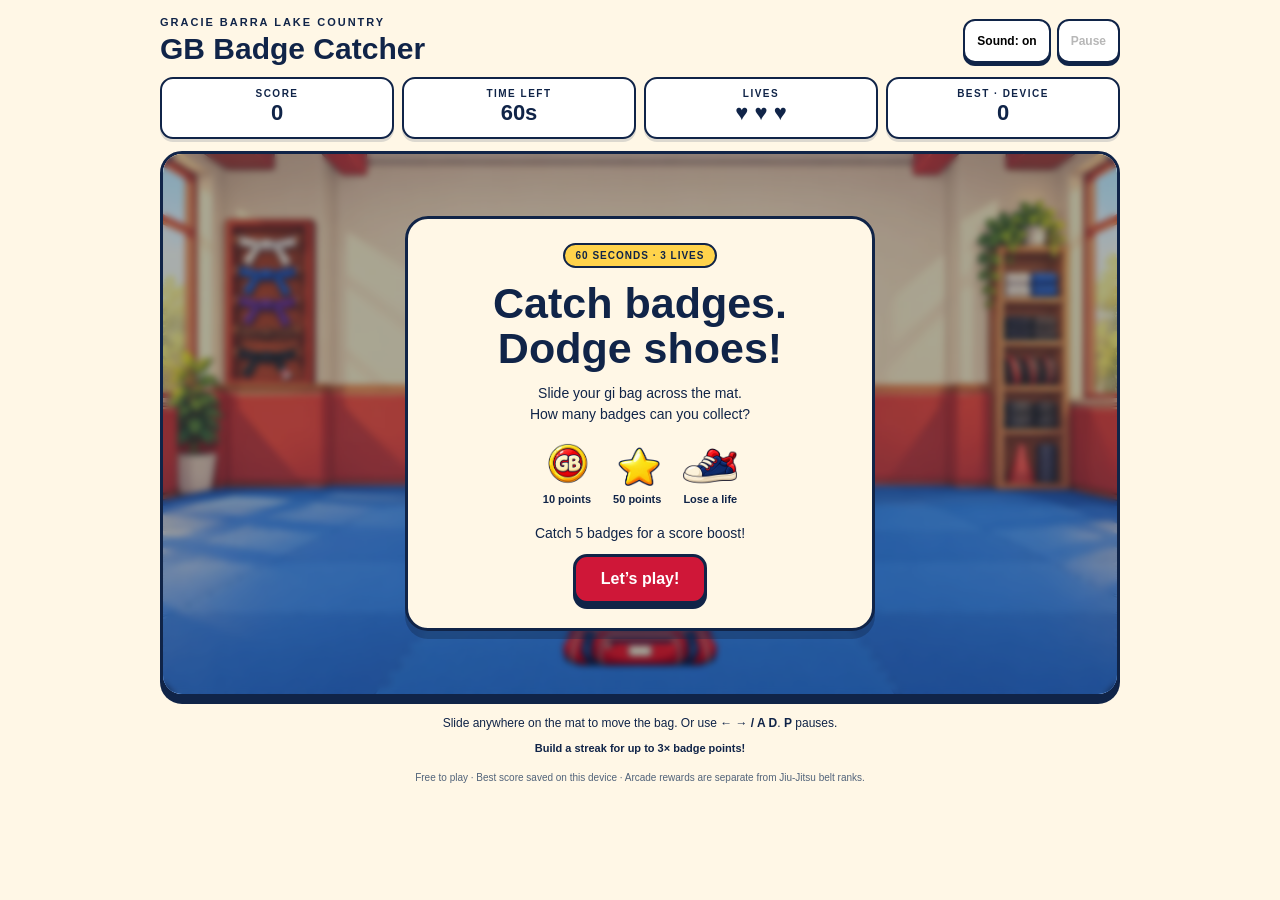
<file: hello-theme-child-master/assets/jj-arcade/games/gb-badge-catcher.html>
<!doctype html>
<html lang="en">
<head>
<meta charset="utf-8"><meta name="viewport" content="width=device-width, initial-scale=1, viewport-fit=cover">
<title>GB Badge Catcher | Gracie Barra Lake Country</title>
<style>
:root{color-scheme:light;--ink:#102448;--red:#cf1738;--gold:#ffd34b;--cream:#fff7e6}*{box-sizing:border-box}body{margin:0;padding:16px;background:#fff7e6;color:var(--ink);font-family:ui-rounded,'Trebuchet MS',Arial,sans-serif}button{font:inherit;cursor:pointer;touch-action:manipulation}button:focus-visible,canvas:focus-visible{outline:4px solid #0788d0;outline-offset:3px}.game{max-width:960px;margin:auto}.top{display:flex;align-items:center;justify-content:space-between;gap:10px;margin-bottom:12px}.brand{font-size:11px;font-weight:900;letter-spacing:2px;text-transform:uppercase}.top h1{font-size:clamp(20px,4vw,30px);line-height:1.1;margin:4px 0 0;font-weight:900}.tools{display:flex;gap:6px}.tool{min-height:44px;padding:8px 12px;border:2px solid var(--ink);border-radius:12px;background:white;font-size:12px;font-weight:900;box-shadow:0 3px 0 var(--ink)}.hud{display:grid;grid-template-columns:repeat(4,1fr);gap:8px;margin-bottom:12px}.stat{padding:9px 8px;background:white;border:2px solid var(--ink);border-radius:13px;text-align:center;box-shadow:0 3px 0 #10244825}.stat small{display:block;font-size:10px;font-weight:900;letter-spacing:1.5px}.stat strong{display:block;font-size:22px;line-height:1.3}.arena{position:relative;border:3px solid var(--ink);border-radius:22px;overflow:hidden;box-shadow:0 7px 0 var(--ink);background:#bed5f0}canvas{display:block;width:100%;height:clamp(350px,58vw,540px);touch-action:none;outline:none}.overlay{position:absolute;inset:0;display:flex;align-items:center;justify-content:center;padding:18px;background:rgba(13,29,56,.35);backdrop-filter:blur(3px)}[hidden]{display:none!important}.panel{width:min(100%,470px);padding:24px;border:3px solid var(--ink);border-radius:23px;text-align:center;background:var(--cream);box-shadow:0 8px 0 rgba(16,36,72,.35)}.pill{display:inline-block;padding:5px 11px;background:var(--gold);border:2px solid var(--ink);border-radius:20px;font-size:10px;font-weight:900;letter-spacing:1px;text-transform:uppercase}.panel h2{font-size:clamp(26px,5vw,43px);line-height:1.05;margin:13px 0 12px;font-weight:900}.panel p{font-size:14px;line-height:1.5;margin:10px 0}.legend{display:flex;justify-content:center;gap:22px;margin:18px 0}.legend div{font-size:11px;font-weight:900}.legend img{height:43px;max-width:64px;object-fit:contain;display:block;margin:0 auto 7px}.primary{min-height:50px;padding:12px 25px;border:3px solid var(--ink);border-radius:14px;background:var(--red);color:white;font-weight:900;box-shadow:0 5px 0 var(--ink);font-size:16px}.primary:active,.tool:active{transform:translateY(3px);box-shadow:0 1px 0 var(--ink)}.secondary{display:block;margin:17px auto 0;padding:8px;background:none;border:none;text-decoration:underline;color:var(--ink);font-size:13px;font-weight:800}.instructions{text-align:center;font-size:12px;margin:17px 0 10px;line-height:1.5}.tip{text-align:center;font-size:11px;font-weight:800;margin:6px 0 0}.keyboard-help{white-space:nowrap}.footer{text-align:center;font-size:10px;margin:16px 0 0;color:#51637a;line-height:1.5}.sr-only{position:absolute;width:1px;height:1px;padding:0;margin:-1px;overflow:hidden;clip:rect(0,0,0,0);white-space:nowrap;border:0}.result{font-size:40px;font-weight:900;color:var(--red)}@media(max-width:540px){body{padding:8px}.top{align-items:center;margin-bottom:8px;gap:6px}.top h1{font-size:clamp(14px,4vw,18px);white-space:nowrap}.brand{font-size:7px;letter-spacing:.7px}.tool{padding:7px;font-size:10px;min-height:44px;white-space:nowrap}.hud{gap:5px;margin-bottom:9px}.stat{padding:5px 2px}.stat strong{font-size:18px}.stat small{font-size:7px;letter-spacing:.7px}canvas{height:clamp(300px,84vw,350px)}.arena{border-radius:17px;box-shadow:0 5px 0 var(--ink)}.overlay{padding:10px}.panel{padding:10px;border-radius:18px;max-height:100%;overflow:auto}.panel h2{font-size:24px;margin:6px 0}.pill{font-size:9px;padding:4px 8px}.legend{margin:9px 0;gap:18px}.legend img{height:32px;margin-bottom:4px}.legend div{font-size:10px}.panel p{font-size:12px;line-height:1.35;margin:8px 0}.primary{min-height:44px;padding:9px 20px;font-size:15px}.secondary{min-height:44px;margin-top:7px}.instructions{font-size:12px;margin:12px 0 0;line-height:1.3}.keyboard-help{display:none}.tip{font-size:10px;margin-top:5px}.footer{font-size:9px;margin-top:9px}.tools{gap:5px;flex-shrink:0}.result{font-size:34px}}@media(prefers-reduced-motion:reduce){*{scroll-behavior:auto}}
</style>
</head>
<body>
<main class="game" aria-label="GB Badge Catcher game">
<header class="top"><div><div class="brand">Gracie Barra Lake Country</div><h1>GB Badge Catcher</h1></div><div class="tools"><button id="sound" class="tool" aria-pressed="true">Sound: on</button><button id="pause" class="tool" disabled>Pause</button></div></header>
<div class="hud" aria-label="Game statistics"><div class="stat"><small>SCORE</small><strong id="score">0</strong></div><div class="stat"><small>TIME LEFT</small><strong id="time">60s</strong></div><div class="stat"><small>LIVES</small><strong id="lives" aria-label="3 lives">♥ ♥ ♥</strong></div><div class="stat"><small>BEST · DEVICE</small><strong id="best">0</strong></div></div>
<div class="arena"><canvas id="playfield" tabindex="0" aria-label="Catching playfield. Use left and right arrow keys or A and D to move the bag. P pauses. On touch screens, slide your finger anywhere on the mat to move the bag.">Your browser needs canvas support to play this game.</canvas>
<div class="overlay" id="overlay"><section class="panel" id="panel" aria-labelledby="panel-title"><span class="pill" id="eyebrow">60 seconds · 3 lives</span><h2 id="panel-title">Catch badges.<br>Dodge shoes!</h2><div id="intro"><p>Slide your gi bag across the mat.<br>How many badges can you collect?</p><div class="legend"><div><img src="badge-catcher/badge.webp" alt="GB badge">10 points</div><div><img src="badge-catcher/star.webp" alt="Bonus star">50 points</div><div><img src="badge-catcher/shoe.webp" alt="Shoe">Lose a life</div></div></div><p id="message">Catch 5 badges for a score boost!</p><button class="primary" id="start" disabled>Loading artwork…</button><button class="secondary" id="menu" hidden>Back to start</button></section></div></div>
<p class="instructions">Slide anywhere on the mat to move the bag.<span class="keyboard-help"> Or use <b>← → / A D</b>. <b>P</b> pauses.</span></p><p class="tip" id="combo">Build a streak for up to 3× badge points!</p><p class="footer">Free to play · Best score saved on this device · Arcade rewards are separate from Jiu-Jitsu belt ranks.</p><p class="sr-only" id="announce" role="status" aria-live="polite"></p>
</main>
<script id="badge-catcher-core">
/* Serializable game rules: renderer and input adapters live in the next script. */
(function(root){
'use strict';
class CatcherModel{
 constructor(random){this.random=random||Math.random;this.width=900;this.height=600;this.reset();}
 reset(){this.phase='ready';this.score=0;this.elapsed=0;this.lives=3;this.streak=0;this.multiplier=1;this.items=[];this.spawnClock=.2;this.spawnCount=0;this.invincible=0;this.bagX=this.width/2;this.events=[];}
 get bagWidth(){return Math.min(172,this.width*.33);}
 get bagHeight(){return this.bagWidth*.39;}
 get bagY(){return this.height-this.bagHeight-26;}
 get mouthY(){return this.bagY+this.bagHeight*.16;}
 resize(width){const ratio=width/this.width;this.width=width;this.bagX*=ratio;this.items.forEach(i=>i.x*=ratio);this.clampBag();}
 clampBag(){this.bagX=Math.max(this.bagWidth/2+8,Math.min(this.width-this.bagWidth/2-8,this.bagX));}
 start(){this.reset();this.phase='playing';}
 pause(){if(this.phase==='playing')this.phase='paused';}
 resume(){if(this.phase==='paused')this.phase='playing';}
 spawn(){this.spawnCount++;const type=this.spawnCount%11===0?'star':(this.random()<.23?'shoe':'badge');const size=type==='shoe'?52:43;this.items.push({type,size,x:35+this.random()*(this.width-70),y:-60,speed:132+this.elapsed*1.9+this.random()*25,rotation:(this.random()-.5)*.3});}
 step(dt,direction,target){if(this.phase!=='playing')return;dt=Math.max(0,Math.min(.05,dt));this.events=[];this.elapsed=Math.min(60,this.elapsed+dt);this.invincible=Math.max(0,this.invincible-dt);
 if(target!=null){const delta=target-this.bagX;this.bagX+=Math.sign(delta)*Math.min(Math.abs(delta),560*dt);}else this.bagX+=direction*460*dt;this.clampBag();
 this.spawnClock-=dt;if(this.spawnClock<=0&&this.elapsed<57){this.spawn();this.spawnClock=Math.max(.40,.82-this.elapsed*.006);}
 const remaining=[];
 for(const item of this.items){const old=item.y;item.y+=item.speed*dt;const crossed=old+item.size/2<this.mouthY&&item.y+item.size/2>=this.mouthY;const caught=crossed&&Math.abs(item.x-this.bagX)<this.bagWidth*.40+item.size*.22;
 if(caught){if(item.type==='shoe'){this.streak=0;this.multiplier=1;if(this.invincible<=0){this.lives--;this.invincible=1.2;this.events.push({kind:'hit',x:item.x,y:item.y,text:'Ouch!'});}}else{if(item.type==='badge'){this.streak++;this.multiplier=Math.min(3,1+Math.floor(this.streak/5));}const points=item.type==='star'?50:10*this.multiplier;this.score+=points;this.events.push({kind:item.type,x:item.x,y:item.y,text:'+'+points});}}else if(item.y-item.size/2>this.height){if(item.type==='badge'){this.streak=0;this.multiplier=1;}}else remaining.push(item);
 }this.items=remaining;
 if(this.lives<=0||this.elapsed>=60){this.phase='over';this.events.push({kind:'over'});}
 }
}
root.BadgeCatcherCore={CatcherModel};
})(typeof window!=='undefined'?window:globalThis);
</script>
<script>
(function(){
'use strict';
const $=id=>document.getElementById(id),canvas=$('playfield'),ctx=canvas.getContext('2d');
if(!ctx){$('start').textContent='Canvas is unavailable';$('message').textContent='Please try a browser with canvas support.';return;}
const model=new BadgeCatcherCore.CatcherModel(),images={},keys=new Set();let target=null,dragId=null,last=0,best=0,sound=true,audio=null,raf=0,uiClock=0,particles=[],ready=false;
const reduced=matchMedia('(prefers-reduced-motion: reduce)').matches;
try{best=Math.max(0,Number(localStorage.getItem('gb-badge-catcher-best-v1'))||0);sound=localStorage.getItem('gb-badge-catcher-sound-v1')!=='off';}catch(e){}
function soundLabel(){$('sound').textContent='Sound: '+(sound?'on':'off');$('sound').setAttribute('aria-pressed',String(sound));}soundLabel();
function say(text){$('announce').textContent=text;}
function beep(kind){if(!sound)return;try{if(!audio)audio=new(window.AudioContext||window.webkitAudioContext)();if(audio.state==='suspended')audio.resume();const osc=audio.createOscillator(),gain=audio.createGain(),t=audio.currentTime;osc.connect(gain);gain.connect(audio.destination);osc.type='sine';osc.frequency.setValueAtTime(kind==='hit'?140:kind==='star'?880:580,t);osc.frequency.exponentialRampToValueAtTime(kind==='hit'?70:kind==='star'?1320:920,t+.12);gain.gain.setValueAtTime(.055,t);gain.gain.exponentialRampToValueAtTime(.001,t+.16);osc.start(t);osc.stop(t+.17);}catch(e){}}
function clearInput(){keys.clear();target=null;dragId=null;}
function showScreen(kind){clearInput();$('overlay').hidden=false;$('intro').hidden=kind!=='ready';$('menu').hidden=kind==='ready';$('start').disabled=!ready;
 if(kind==='ready'){$('eyebrow').textContent='60 seconds · 3 lives';$('panel-title').innerHTML='Catch badges.<br>Dodge shoes!';$('message').textContent='Catch 5 badges for a score boost!';$('start').textContent=ready?'Let’s play!':'Loading artwork…';}
 if(kind==='paused'){$('eyebrow').textContent='Take a breather';$('panel-title').textContent='Game paused';$('message').textContent='Your timer is paused too. Ready for another catch?';$('start').textContent='Keep playing';}
 if(kind==='over'){const previous=best;best=Math.max(best,model.score);try{localStorage.setItem('gb-badge-catcher-best-v1',String(best));}catch(e){}$('eyebrow').textContent=model.score>previous?'New personal best!':'Nice catching!';$('panel-title').textContent=model.lives<=0?'Out of lives!':'Time’s up!';$('message').innerHTML='<span class="result">'+model.score+'</span><br>points collected · best on this device: '+best;$('start').textContent='Play again';say('Round finished. '+model.score+' points.');}
 $('pause').disabled=model.phase==='ready'||model.phase==='over';$('pause').textContent=kind==='paused'?'Resume':'Pause';updateHud();if(kind!=='ready')$('start').focus({preventScroll:true});}
function begin(){if(!ready)return;if(sound)beep('badge');if(model.phase==='paused'){model.resume();}else{model.start();particles=[];}clearInput();$('overlay').hidden=true;$('pause').disabled=false;$('pause').textContent='Pause';last=performance.now();canvas.focus({preventScroll:true});say('Round started. Catch badges and stars. Avoid shoes.');updateHud();}
function pause(){if(model.phase==='playing'){model.pause();showScreen('paused');}}
$('start').addEventListener('click',begin);$('menu').addEventListener('click',()=>{model.reset();particles=[];showScreen('ready');});$('pause').addEventListener('click',()=>model.phase==='paused'?begin():pause());$('sound').addEventListener('click',()=>{sound=!sound;soundLabel();try{localStorage.setItem('gb-badge-catcher-sound-v1',sound?'on':'off');}catch(e){}if(sound)beep('badge');});
function resize(){const rect=canvas.getBoundingClientRect(),dpr=Math.min(devicePixelRatio||1,2);canvas.width=Math.round(rect.width*dpr);canvas.height=Math.round(rect.height*dpr);model.resize(600*rect.width/rect.height);reportHeight();}
function reportHeight(){if(parent!==window)parent.postMessage({type:'gbBadgeCatcherHeight',height:Math.ceil(document.body.getBoundingClientRect().height)},location.origin==='null'?'*':location.origin);}
new ResizeObserver(resize).observe(canvas);window.addEventListener('resize',reportHeight);
function moveTarget(e){const r=canvas.getBoundingClientRect();target=(e.clientX-r.left)/r.width*model.width;}
canvas.addEventListener('pointerdown',e=>{if(model.phase!=='playing')return;e.preventDefault();dragId=e.pointerId;canvas.setPointerCapture(e.pointerId);moveTarget(e);canvas.focus({preventScroll:true});});canvas.addEventListener('pointermove',e=>{if(e.pointerId===dragId)moveTarget(e);});
function release(e){if(e.pointerId===dragId){dragId=null;target=null;}}
window.addEventListener('pointerup',release);window.addEventListener('pointercancel',release);canvas.addEventListener('lostpointercapture',release);
window.addEventListener('keydown',e=>{const key=e.key.toLowerCase();if(['arrowleft','arrowright','a','d'].includes(key)&&model.phase==='playing'){e.preventDefault();keys.add(key);target=null;}if((key==='p'||key==='escape')&&!e.repeat){e.preventDefault();if(model.phase==='playing')pause();else if(model.phase==='paused')begin();}});window.addEventListener('keyup',e=>keys.delete(e.key.toLowerCase()));window.addEventListener('blur',()=>{clearInput();pause();});document.addEventListener('visibilitychange',()=>{if(document.hidden)pause();});
function updateHud(){$('score').textContent=model.score;$('time').textContent=Math.ceil(60-model.elapsed)+'s';$('lives').textContent='♥ '.repeat(Math.max(0,model.lives)).trim()||'—';$('lives').setAttribute('aria-label',model.lives+' lives');$('best').textContent=best;$('combo').textContent=model.multiplier>1?model.multiplier+'× badge points! · '+model.streak+' badge streak':'Build a streak for up to 3× badge points!';}
function image(key,x,y,w,h,angle=0){const im=images[key];if(!im)return;ctx.save();ctx.translate(x,y);ctx.rotate(angle);ctx.drawImage(im,-w/2,-h/2,w,h);ctx.restore();}
function draw(){const W=model.width,H=600;ctx.setTransform(canvas.width/W,0,0,canvas.height/H,0,0);ctx.clearRect(0,0,W,H);const bg=images.dojo;if(bg){const scale=Math.max(W/bg.width,H/bg.height);ctx.drawImage(bg,(W-bg.width*scale)/2,(H-bg.height*scale)/2,bg.width*scale,bg.height*scale);}else{ctx.fillStyle='#cde4f4';ctx.fillRect(0,0,W,H);}ctx.fillStyle='rgba(255,249,228,.12)';ctx.fillRect(0,0,W,H);
 for(const item of model.items){const im=images[item.type],ratio=im?im.width/im.height:1;const width=item.type==='shoe'?item.size*1.25:item.size;image(item.type,item.x,item.y,width,width/ratio,reduced?0:item.rotation);}
 ctx.save();if(model.invincible>0&&!reduced)ctx.globalAlpha=.5+.5*Math.abs(Math.sin(performance.now()/80));image('bag',model.bagX,model.bagY+model.bagHeight/2,model.bagWidth,model.bagHeight);ctx.restore();
 for(const p of particles){ctx.save();ctx.globalAlpha=Math.max(0,p.life);ctx.font='900 25px Trebuchet MS, sans-serif';ctx.textAlign='center';ctx.lineWidth=5;ctx.strokeStyle='#102448';ctx.strokeText(p.text,p.x,p.y);ctx.fillStyle=p.kind==='hit'?'#ffafb5':'#ffe355';ctx.fillText(p.text,p.x,p.y);ctx.restore();}
}
function frame(now){const dt=last?Math.min(.05,(now-last)/1000):0;last=now;if(model.phase==='playing'){const dir=(keys.has('arrowright')||keys.has('d')?1:0)-(keys.has('arrowleft')||keys.has('a')?1:0);model.step(dt,dir,target);for(const ev of model.events){if(ev.kind==='over')showScreen('over');else{beep(ev.kind);particles.push({...ev,life:1});if(ev.kind==='hit')say('Shoe caught. '+model.lives+' lives left.');}}uiClock+=dt;if(uiClock>.1){updateHud();uiClock=0;}}
 if(model.phase!=='paused'){particles.forEach(p=>{p.life-=dt;p.y-=dt*(reduced?0:48);});particles=particles.filter(p=>p.life>0);}draw();raf=requestAnimationFrame(frame);}
Promise.all(['bag','badge','shoe','star','dojo'].map(key=>new Promise((resolve,reject)=>{const im=new Image();im.onload=()=>{images[key]=im;resolve();};im.onerror=()=>reject(new Error(key));im.src='badge-catcher/'+key+'.webp';}))).then(()=>{ready=true;showScreen('ready');resize();}).catch(e=>{$('start').textContent='Artwork not loaded';$('message').textContent='Could not load '+e.message+'. Please keep the badge-catcher image folder beside this HTML file, then reload.';say('Artwork could not load.');});
resize();updateHud();raf=requestAnimationFrame(frame);window.addEventListener('pagehide',()=>{cancelAnimationFrame(raf);if(audio)audio.close().catch(()=>{});});
})();
</script>
</body>
</html>
</file>
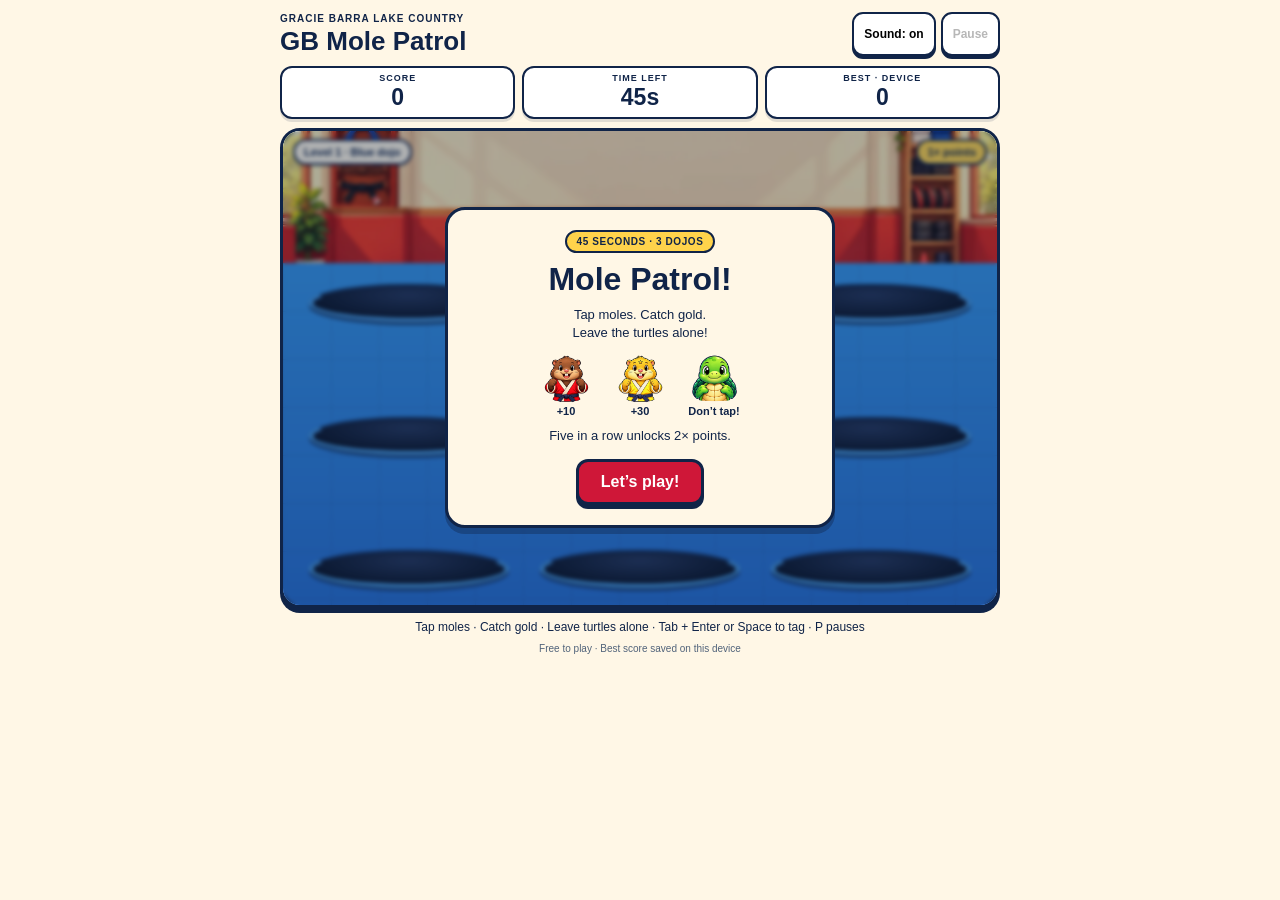
<file: hello-theme-child-master/assets/jj-arcade/games/gb-mole-patrol.html>
<!doctype html>
<html lang="en">
<head>
<meta charset="utf-8"><meta name="viewport" content="width=device-width,initial-scale=1,viewport-fit=cover">
<title>GB Mole Patrol | Gracie Barra Lake Country</title>
<style>
:root{color-scheme:light;--ink:#102448;--red:#cf1738;--gold:#ffd34b;--cream:#fff7e6;--rim:#479eea}*{box-sizing:border-box}body{margin:0;padding:12px;background:var(--cream);color:var(--ink);font-family:ui-rounded,'Trebuchet MS',Arial,sans-serif}button{font:inherit;cursor:pointer;touch-action:manipulation}button:focus-visible{outline:3px solid #0788d0;outline-offset:3px}button:disabled{cursor:default}.game{max-width:720px;margin:auto}.top{display:flex;align-items:center;justify-content:space-between;gap:8px;margin-bottom:10px}.brand{font-size:10px;font-weight:900;letter-spacing:1px;text-transform:uppercase}.top h1{margin:3px 0 0;font-size:26px;line-height:1.1;white-space:nowrap}.tools{display:flex;gap:5px;flex-shrink:0}.tool{min-height:44px;border:2px solid var(--ink);border-radius:11px;background:white;box-shadow:0 3px 0 var(--ink);padding:7px 10px;font-size:12px;font-weight:900;white-space:nowrap}.hud{display:grid;grid-template-columns:repeat(3,1fr);gap:7px;margin-bottom:9px}.stat{text-align:center;border:2px solid var(--ink);border-radius:12px;padding:5px;background:white;box-shadow:0 3px 0 #10244820}.stat small{display:block;font-size:9px;font-weight:900;letter-spacing:1px}.stat strong{display:block;font-size:23px;line-height:1.25}.arena{position:relative;border:3px solid var(--ink);border-radius:20px;background:#abc9ed;box-shadow:0 5px 0 var(--ink);overflow:hidden;height:480px;isolation:isolate}.backdrop{position:absolute;inset:0;width:100%;height:100%;object-fit:cover;object-position:center;pointer-events:none}.arena[data-level="1"] .backdrop{height:28%;object-position:center 35%}.arena[data-level="1"]::before{content:"";position:absolute;inset:28% 0 0;background:linear-gradient(#10244820 1px,transparent 1px),linear-gradient(90deg,#10244820 1px,transparent 1px),linear-gradient(#3495ea,#256ed2);background-size:100% 48px,48px 100%,100% 100%;pointer-events:none}.level-strip{position:absolute;top:8px;left:10px;right:10px;display:flex;justify-content:space-between;gap:6px;z-index:3;pointer-events:none}.chip{font-size:11px;font-weight:900;border:2px solid var(--ink);border-radius:20px;padding:5px 9px;background:var(--cream);box-shadow:0 2px 0 #10244830}.chip.bonus{background:var(--gold)}.board{position:absolute;inset:65px 20px 12px;display:grid;grid-template-columns:repeat(3,minmax(0,1fr));grid-template-rows:repeat(3,minmax(0,1fr));column-gap:18px;row-gap:2px;touch-action:none;user-select:none;-webkit-user-select:none}.hole{position:relative;display:block;min-width:0;min-height:44px;padding:0;border:none;background:none;color:var(--ink);touch-action:none;-webkit-tap-highlight-color:transparent;border-radius:14px}.hole:focus-visible{outline-offset:0;z-index:4}.pit{position:absolute;left:3%;right:3%;bottom:4%;height:29%;border:3px solid var(--ink);border-radius:50%;background:radial-gradient(ellipse at 50% 25%,#233459,#081225 75%);box-shadow:0 4px 0 #10244835}.window{position:absolute;inset:0 0 12%;overflow:hidden;border-radius:0 0 36% 36%;pointer-events:none}.sprite{position:absolute;left:5%;bottom:-1%;width:90%;height:99%;object-fit:contain;object-position:center bottom;transform:translateY(110%);transition:transform .13s ease-out;pointer-events:none;filter:drop-shadow(0 2px 0 #10244835)}.hole.active .sprite{transform:translateY(0)}.rim{position:absolute;left:3%;right:3%;bottom:4%;height:29%;border:4px solid var(--rim);border-top-color:transparent;border-radius:50%;pointer-events:none;filter:drop-shadow(0 2px 0 var(--ink))}.feedback{position:absolute;top:5%;left:0;right:0;color:var(--gold);font-weight:900;font-size:22px;text-shadow:2px 2px var(--ink),-1px -1px var(--ink),1px -1px var(--ink),-1px 1px var(--ink);z-index:5;pointer-events:none;opacity:0}.hole.reaction .feedback{opacity:1;animation:pop .28s ease-out}.hole.mistake .feedback{color:#fff}.hole.mistake .pit{box-shadow:0 0 0 3px #f45872}.overlay{position:absolute;inset:0;z-index:10;display:flex;align-items:center;justify-content:center;padding:14px;background:#10244855;backdrop-filter:blur(2px)}[hidden]{display:none!important}.panel{background:var(--cream);border:3px solid var(--ink);border-radius:20px;padding:20px;text-align:center;box-shadow:0 6px 0 #10244860;width:min(100%,390px);max-height:100%;overflow:auto}.pill{display:inline-block;font-size:10px;font-weight:900;background:var(--gold);border:2px solid var(--ink);border-radius:20px;padding:4px 9px;text-transform:uppercase;letter-spacing:.6px}.panel h2{font-size:32px;line-height:1.08;margin:9px 0}.panel p{font-size:13px;line-height:1.4;margin:8px 0}.legend{display:flex;justify-content:center;gap:15px;margin:10px 0}.legend div{font-size:11px;font-weight:900}.legend img{display:block;height:53px;width:59px;object-fit:contain;margin:auto}.primary{min-height:46px;margin-top:6px;background:var(--red);color:white;border:3px solid var(--ink);border-radius:12px;padding:9px 22px;font-size:16px;font-weight:900;box-shadow:0 4px 0 var(--ink)}.primary:active,.tool:active{transform:translateY(2px);box-shadow:0 1px 0 var(--ink)}.secondary{display:block;min-height:44px;margin:5px auto 0;padding:7px;background:none;border:none;text-decoration:underline;color:var(--ink);font-size:13px;font-weight:900}.result{font-size:36px;font-weight:900;color:var(--red)}.hint{text-align:center;font-size:12px;margin:12px 0 0;line-height:1.3}.footer{text-align:center;font-size:10px;color:#51637a;margin:8px 0 0}.sr-only{position:absolute;width:1px;height:1px;padding:0;margin:-1px;overflow:hidden;clip:rect(0,0,0,0);white-space:nowrap;border:0}@keyframes pop{from{transform:translateY(8px) scale(.8)}to{transform:translateY(-8px) scale(1)}}@media(max-width:540px){body{padding:8px}.brand{font-size:7px;letter-spacing:.6px}.top{margin-bottom:8px;gap:5px}.top h1{font-size:clamp(14px,4.1vw,19px)}.tool{font-size:10px;padding:7px}.hud{gap:5px}.stat strong{font-size:20px}.stat small{font-size:8px;letter-spacing:.6px}.arena{height:clamp(300px,88vw,350px);border-radius:17px}.level-strip{top:7px;left:6px;right:6px}.chip{font-size:9px;padding:4px 7px}.board{inset:48px 8px 7px;column-gap:8px;row-gap:0}.pit{border-width:2px}.rim{border-width:3px}.feedback{font-size:18px}.panel{padding:10px;border-radius:17px}.panel h2{font-size:25px;margin:7px 0}.panel p{font-size:12px;margin:6px 0}.legend{gap:15px;margin:7px 0}.legend img{height:42px;width:47px}.legend div{font-size:10px}.primary{font-size:15px;min-height:44px}.pill{font-size:9px}.hint{font-size:11px}.footer{font-size:9px}.result{font-size:32px}.keyboard-help{display:none}}@media(prefers-reduced-motion:reduce){.sprite{transition:none}.hole.reaction .feedback{animation:none}}
</style>
</head>
<body>
<main class="game" aria-label="GB Mole Patrol game">
<header class="top"><div><div class="brand">Gracie Barra Lake Country</div><h1>GB Mole Patrol</h1></div><div class="tools"><button class="tool" id="sound" aria-pressed="true">Sound: on</button><button class="tool" id="pause" disabled>Pause</button></div></header>
<div class="hud" aria-label="Game statistics"><div class="stat"><small>SCORE</small><strong id="score">0</strong></div><div class="stat"><small>TIME LEFT</small><strong id="time">45s</strong></div><div class="stat"><small>BEST · DEVICE</small><strong id="best">0</strong></div></div>
<section class="arena" id="arena" aria-label="Dojo playfield">
<img class="backdrop" id="backdrop" src="mole-patrol/dojo.webp" alt="">
<div class="level-strip"><span class="chip" id="level">Level 1 · Blue dojo</span><span class="chip bonus" id="combo">1× points</span></div>
<div class="board" id="board" role="group" aria-label="Nine mole openings"></div>
<div class="overlay" id="overlay"><section class="panel" aria-labelledby="panel-title"><span class="pill" id="eyebrow">45 seconds · 3 dojos</span><h2 id="panel-title">Mole Patrol!</h2><div id="intro"><p>Tap moles. Catch gold.<br>Leave the turtles alone!</p><div class="legend"><div><img src="mole-patrol/mole.webp" alt="Regular mole">+10</div><div><img src="mole-patrol/golden-mole.webp" alt="Golden mole">+30</div><div><img src="mole-patrol/turtle.webp" alt="Friendly turtle">Don’t tap!</div></div></div><p id="message">Five in a row unlocks 2× points.</p><button class="primary" id="start" disabled>Loading artwork…</button><button class="secondary" id="menu" hidden>Back to start</button></section></div>
</section>
<p class="hint">Tap moles · Catch gold · Leave turtles alone<span class="keyboard-help"> · Tab + Enter or Space to tag · P pauses</span></p><p class="footer">Free to play · Best score saved on this device</p><p class="sr-only" id="announce" role="status" aria-live="polite"></p>
</main>
<script id="mole-patrol-core">
(function(root){
'use strict';
class MolePatrolModel{
 constructor(random){this.random=random||Math.random;this.reset();}
 reset(){this.phase='ready';this.elapsed=0;this.score=0;this.streak=0;this.multiplier=1;this.taps=0;this.successes=0;this.tagged=0;this.level=1;this.slots=Array(9).fill(null);this.spawnClock=.3;this.lastHole=-1;this.events=[];this.serial=0;}
 start(){this.reset();this.phase='playing';}
 pause(){if(this.phase==='playing')this.phase='paused';}
 resume(){if(this.phase==='paused')this.phase='playing';}
 breakStreak(){this.streak=0;this.multiplier=1;}
 get accuracy(){return this.taps?Math.round(100*this.successes/this.taps):null;}
 spawn(){const free=this.slots.map((s,i)=>s===null&&i!==this.lastHole?i:-1).filter(i=>i>=0);if(!free.length)return;const index=free[Math.min(free.length-1,Math.floor(this.random()*free.length))];const roll=this.random();const kind=this.elapsed<5?'mole':roll<.8?'mole':roll<.9?'gold':'turtle';this.slots[index]={id:++this.serial,kind,expires:this.elapsed+([1.6,1.25,1][this.level-1]),hit:false,reactionUntil:0,text:''};this.lastHole=index;}
 tap(index){if(this.phase!=='playing'||!Number.isInteger(index)||index<0||index>8)return null;const target=this.slots[index];if(target&&target.hit)return null;this.taps++;
  if(!target||target.expires<=this.elapsed){if(target)this.slots[index]=null;this.breakStreak();return {kind:'empty',index};}
  target.hit=true;target.reactionUntil=this.elapsed+.28;let points=0;
  if(target.kind==='turtle'){points=-Math.min(10,this.score);this.score+=points;this.breakStreak();target.text='Oops!';}
  else{this.successes++;if(target.kind==='mole'){this.tagged++;this.streak++;this.multiplier=Math.min(3,1+Math.floor(this.streak/5));points=10*this.multiplier;}else points=30;this.score+=points;target.text='+'+points;}
  return {kind:target.kind,index,points};
 }
 step(dt){this.events=[];if(this.phase!=='playing')return;dt=Math.max(0,Math.min(.1,dt));this.elapsed=Math.min(45,this.elapsed+dt);
  if(this.elapsed>=45){this.phase='over';this.slots.fill(null);this.events.push({kind:'over'});return;}
  const level=1+Math.floor(this.elapsed/15);if(level!==this.level){this.level=level;this.slots.fill(null);this.spawnClock=.25;this.events.push({kind:'level',level});}
  for(let i=0;i<9;i++){const s=this.slots[i];if(s&&((s.hit&&this.elapsed>=s.reactionUntil)||(!s.hit&&this.elapsed>=s.expires))){if(!s.hit&&s.kind==='mole')this.breakStreak();this.slots[i]=null;}}
  this.spawnClock-=dt;const cap=this.level===1?1:2;
  if(this.spawnClock<=0&&this.slots.filter(Boolean).length<cap){this.spawn();this.spawnClock=[.75,.55,.42][this.level-1];}
 }
}
root.MolePatrolCore={MolePatrolModel};
})(typeof window!=='undefined'?window:globalThis);
</script>
<script>
(function(){
'use strict';
const $=id=>document.getElementById(id),model=new MolePatrolCore.MolePatrolModel();
const assetPaths={mole:'mole-patrol/mole.webp',gold:'mole-patrol/golden-mole.webp',turtle:'mole-patrol/turtle.webp',moleHit:'mole-patrol/mole-surprised.webp',goldHit:'mole-patrol/golden-mole-surprised.webp',dojo:'mole-patrol/dojo.webp',garden:'mole-patrol/garden.webp',sunset:'mole-patrol/sunset.webp'};
const themes=[{name:'Blue dojo',image:'dojo',rim:'#479eea'},{name:'Garden dojo',image:'garden',rim:'#67d8b7'},{name:'Sunset dojo',image:'sunset',rim:'#a993ec'}];
let ready=false,best=0,sound=true,audio=null,last=0,raf=0,currentLevel=0,viewPhase='',buttons=[],views=[];
try{best=Math.max(0,Number(localStorage.getItem('gb-mole-patrol-best-v1'))||0);sound=localStorage.getItem('gb-mole-patrol-sound-v1')!=='off';}catch(e){}
function soundLabel(){$('sound').textContent='Sound: '+(sound?'on':'off');$('sound').setAttribute('aria-pressed',String(sound));}soundLabel();
function say(message){$('announce').textContent=message;}
function beep(kind){if(!sound)return;try{if(!audio)audio=new(window.AudioContext||window.webkitAudioContext)();if(audio.state==='suspended')audio.resume();const osc=audio.createOscillator(),gain=audio.createGain(),t=audio.currentTime;osc.connect(gain);gain.connect(audio.destination);osc.type='sine';const low=kind==='turtle'||kind==='empty';osc.frequency.setValueAtTime(low?170:kind==='gold'?880:600,t);osc.frequency.exponentialRampToValueAtTime(low?95:kind==='gold'?1320:940,t+.11);gain.gain.setValueAtTime(.05,t);gain.gain.exponentialRampToValueAtTime(.001,t+.15);osc.start(t);osc.stop(t+.16);}catch(e){}}
function tap(index){const result=model.tap(index);if(!result)return;if(result.kind!=='empty')beep(result.kind);render();}
for(let i=0;i<9;i++){const button=document.createElement('button');button.type='button';button.className='hole';button.disabled=true;button.innerHTML='<span class="pit"></span><span class="window"><img class="sprite" alt="" draggable="false"></span><span class="rim"></span><span class="feedback" aria-hidden="true"></span>';button.setAttribute('aria-label','Opening '+(i+1)+', empty');button.addEventListener('pointerdown',e=>{if(e.button!==0||model.phase!=='playing')return;e.preventDefault();tap(i);});button.addEventListener('click',e=>{if(e.detail===0)tap(i);});button.addEventListener('keydown',e=>{if(e.repeat&&(e.key==='Enter'||e.key===' '))e.preventDefault();});$('board').appendChild(button);buttons.push(button);views.push({button,image:button.querySelector('img'),feedback:button.querySelector('.feedback'),key:''});}
function render(){
 $('score').textContent=model.score;$('time').textContent=Math.ceil(45-model.elapsed)+'s';$('best').textContent=best;$('combo').textContent=model.multiplier+'× points'+(model.streak?' · '+model.streak+' streak':'');
 if(currentLevel!==model.level){const theme=themes[model.level-1];$('arena').dataset.level=String(model.level);$('backdrop').src=assetPaths[theme.image];$('arena').style.setProperty('--rim',theme.rim);$('level').textContent='Level '+model.level+' · '+theme.name;currentLevel=model.level;}
 if(viewPhase!==model.phase){viewPhase=model.phase;buttons.forEach(b=>{b.disabled=model.phase!=='playing';});$('pause').disabled=model.phase==='ready'||model.phase==='over';$('pause').textContent=model.phase==='paused'?'Resume':'Pause';}
 model.slots.forEach((slot,i)=>{const v=views[i],key=slot?slot.id+':'+slot.hit:'';if(key===v.key)return;v.key=key;v.button.className='hole'+(slot?' active':'')+(slot&&slot.hit?' reaction':'')+(slot&&slot.hit&&slot.kind==='turtle'?' mistake':'');if(slot){v.image.src=assetPaths[slot.hit&&slot.kind==='mole'?'moleHit':slot.hit&&slot.kind==='gold'?'goldHit':slot.kind];v.feedback.textContent=slot.text;v.button.setAttribute('aria-label','Opening '+(i+1)+', '+(slot.hit?'already tagged':slot.kind==='gold'?'golden mole, 30 points':slot.kind==='turtle'?'turtle, leave alone':'mole, '+10*model.multiplier+' points'));}else{v.button.setAttribute('aria-label','Opening '+(i+1)+', empty');v.feedback.textContent='';}});
}
function showScreen(kind){$('overlay').hidden=false;$('intro').hidden=kind!=='ready';$('menu').hidden=kind==='ready';$('start').disabled=!ready;
 if(kind==='ready'){$('eyebrow').textContent='45 seconds · 3 dojos';$('panel-title').innerHTML='Mole Patrol!';$('message').textContent='Five in a row unlocks 2× points.';$('start').textContent=ready?'Let’s play!':'Loading artwork…';}
 if(kind==='paused'){$('eyebrow').textContent='Take a breather';$('panel-title').textContent='Game paused';$('message').textContent='Your timer and moles are paused too.';$('start').textContent='Keep playing';}
 if(kind==='over'){const previous=best;best=Math.max(best,model.score);try{localStorage.setItem('gb-mole-patrol-best-v1',String(best));}catch(e){}$('eyebrow').textContent=model.score>previous?'New personal best!':'Patrol complete!';$('panel-title').textContent='Nice tapping!';$('message').innerHTML='<span class="result">'+model.score+'</span><br>points · '+model.tagged+' moles tagged<br>Accuracy: '+(model.accuracy===null?'—':model.accuracy+'%');$('start').textContent='Play again';say('Patrol complete. '+model.score+' points.');}
 render();if(kind!=='ready')$('start').focus({preventScroll:true});reportHeight();
}
function begin(){if(!ready)return;beep('mole');if(model.phase==='paused')model.resume();else{model.start();currentLevel=0;}$('overlay').hidden=true;last=performance.now();render();$('pause').focus({preventScroll:true});say('Patrol started. Tap moles and gold. Leave turtles alone.');}
function pause(){if(model.phase==='playing'){model.pause();showScreen('paused');}}
$('start').addEventListener('click',begin);$('pause').addEventListener('click',()=>model.phase==='paused'?begin():pause());$('menu').addEventListener('click',()=>{model.reset();currentLevel=0;showScreen('ready');});$('sound').addEventListener('click',()=>{sound=!sound;soundLabel();try{localStorage.setItem('gb-mole-patrol-sound-v1',sound?'on':'off');}catch(e){}if(sound)beep('mole');});
window.addEventListener('keydown',e=>{if((e.key.toLowerCase()==='p'||e.key==='Escape')&&!e.repeat){e.preventDefault();if(model.phase==='playing')pause();else if(model.phase==='paused')begin();}});window.addEventListener('blur',pause);document.addEventListener('visibilitychange',()=>{if(document.hidden)pause();});
function reportHeight(){if(parent!==window)parent.postMessage({type:'gbMolePatrolHeight',height:Math.ceil(document.body.getBoundingClientRect().height)},location.origin==='null'?'*':location.origin);}
new ResizeObserver(reportHeight).observe(document.body);window.addEventListener('resize',reportHeight);
function frame(now){const dt=last?(now-last)/1000:0;last=now;if(model.phase==='playing'){model.step(dt);for(const event of model.events){if(event.kind==='level'){beep('gold');say('Level '+event.level+'. '+themes[event.level-1].name+'.');}else if(event.kind==='over')showScreen('over');}render();}raf=requestAnimationFrame(frame);}
Promise.all(Object.entries(assetPaths).map(([key,path])=>new Promise((resolve,reject)=>{const im=new Image();im.onload=resolve;im.onerror=()=>reject(new Error(key));im.src=path;}))).then(()=>{ready=true;showScreen('ready');}).catch(e=>{$('start').textContent='Artwork not loaded';$('message').textContent='Could not load '+e.message+'. Keep the mole-patrol folder beside this HTML file and reload.';say('Artwork could not load.');});
render();raf=requestAnimationFrame(frame);window.addEventListener('pagehide',()=>{cancelAnimationFrame(raf);if(audio)audio.close().catch(()=>{});});
})();
</script>
</body>
</html>
</file>
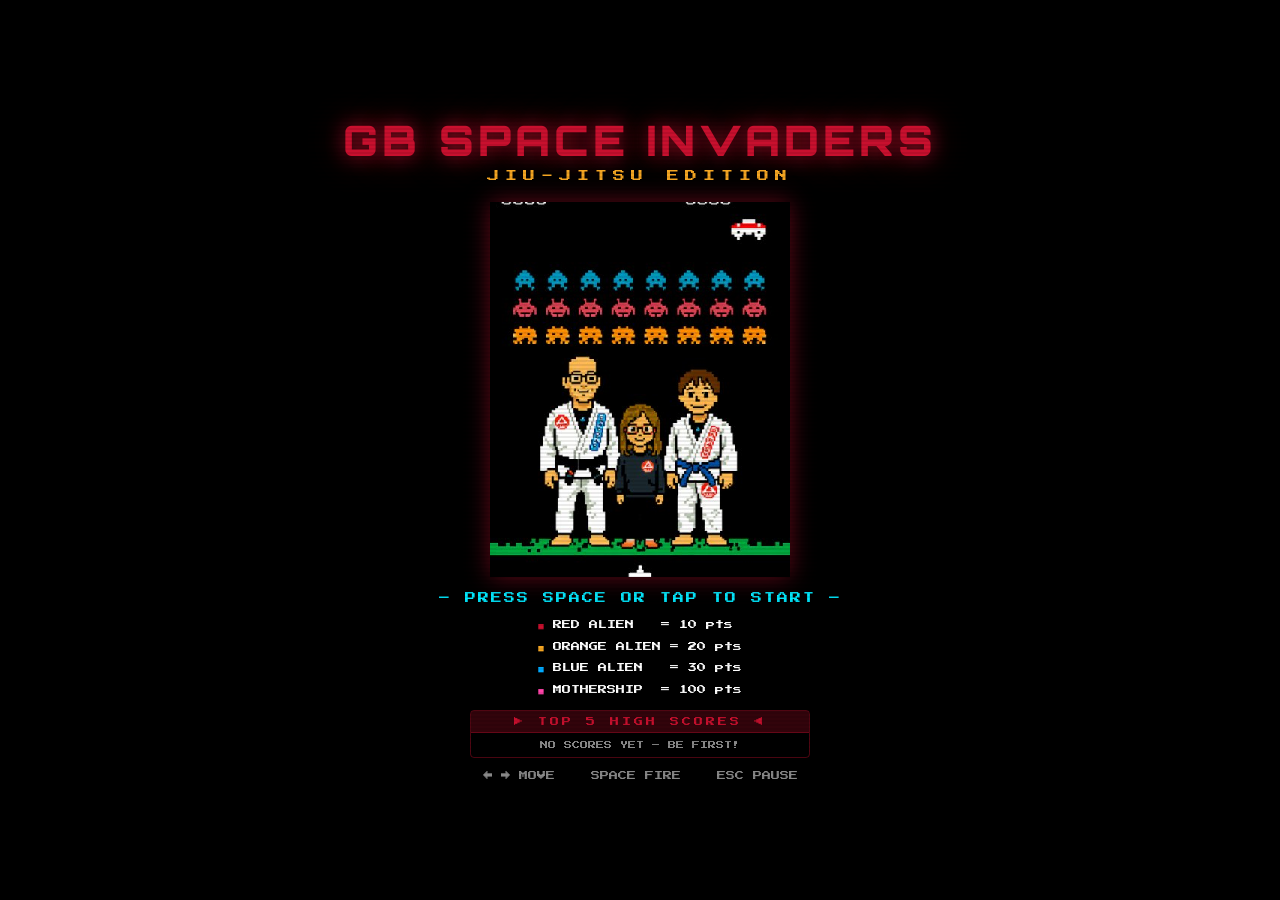
<file: hello-theme-child-master/assets/jj-arcade/games/space-invaders-jj.html>
<!DOCTYPE html>
<html lang="en">
<head>
<meta charset="UTF-8">
<meta name="viewport" content="width=device-width, initial-scale=1.0">
<title>GB Space Invaders – Jiu-Jitsu Edition</title>
<style>
  @import url('https://fonts.googleapis.com/css2?family=Press+Start+2P&family=Orbitron:wght@400;700;900&display=swap');

  :root {
    --gb-red: #C8102E;
    --gb-gold: #F5A623;
    --bg: #000;
    --green: #00ff41;
    --cyan: #00eaff;
    --white: #ffffff;
    --dim: #888;
  }

  * { margin: 0; padding: 0; box-sizing: border-box; }

  body {
    background: var(--bg);
    color: var(--white);
    font-family: 'Press Start 2P', monospace;
    overflow: hidden;
    height: 100vh;
    display: flex;
    flex-direction: column;
    align-items: center;
  }

  /* Scanline overlay */
  body::after {
    content: '';
    position: fixed;
    inset: 0;
    background: repeating-linear-gradient(0deg, transparent, transparent 2px, rgba(0,0,0,0.08) 2px, rgba(0,0,0,0.08) 4px);
    pointer-events: none;
    z-index: 1000;
  }

  #screen {
    position: relative;
    width: 100vw;
    max-width: 800px;
    height: 100vh;
    overflow: hidden;
  }

  /* ---- TITLE SCREEN ---- */
  #titleScreen {
    position: absolute;
    inset: 0;
    display: flex;
    flex-direction: column;
    align-items: center;
    justify-content: center;
    gap: 0;
    z-index: 10;
    background: #000;
  }

  #titleScreen .title-logo {
    font-family: 'Orbitron', sans-serif;
    font-weight: 900;
    font-size: clamp(20px, 4vw, 42px);
    color: var(--gb-red);
    text-shadow: 0 0 20px rgba(200,16,46,0.8), 0 0 40px rgba(200,16,46,0.4);
    letter-spacing: 4px;
    text-align: center;
    margin-bottom: 4px;
    animation: pulse 2s infinite;
  }
  #titleScreen .title-sub {
    font-size: clamp(8px, 1.5vw, 12px);
    color: var(--gb-gold);
    letter-spacing: 6px;
    margin-bottom: 20px;
  }

  #titleScreen .family-img {
    width: clamp(180px, 45vw, 300px);
    image-rendering: pixelated;
    margin-bottom: 16px;
    filter: drop-shadow(0 0 12px rgba(200,16,46,0.5));
  }

  .blink {
    animation: blink 1.2s step-end infinite;
    font-size: clamp(7px, 1.4vw, 11px);
    color: var(--cyan);
    letter-spacing: 2px;
  }

  .title-controls {
    font-size: clamp(6px, 1.1vw, 9px);
    color: var(--dim);
    margin-top: 16px;
    line-height: 2.2;
    text-align: center;
  }

  .title-score-table {
    font-size: clamp(6px, 1vw, 9px);
    margin-top: 10px;
    text-align: left;
    color: var(--white);
    line-height: 2.4;
  }

  /* ---- HUD ---- */
  #hud {
    position: absolute;
    top: 0; left: 0; right: 0;
    display: flex;
    justify-content: space-between;
    align-items: center;
    padding: 8px 16px;
    font-size: clamp(7px, 1.2vw, 10px);
    border-bottom: 1px solid rgba(200,16,46,0.3);
    z-index: 20;
    background: rgba(0,0,0,0.85);
  }
  #hud .score { color: var(--gb-gold); }
  #hud .lives { color: var(--gb-red); }
  #hud .level { color: var(--cyan); }

  /* ---- CANVAS ---- */
  #gameCanvas {
    position: absolute;
    top: 40px;
    left: 50%;
    transform: translateX(-50%);
    image-rendering: pixelated;
    image-rendering: crisp-edges;
  }

  /* ---- BELT PROGRESS ---- */
  #beltBar {
    position: absolute;
    bottom: 62px;
    left: 50%;
    transform: translateX(-50%);
    display: flex;
    gap: 6px;
    align-items: center;
    font-size: 7px;
    color: var(--dim);
    z-index: 20;
  }
  .belt-pip {
    width: 28px;
    height: 8px;
    border-radius: 2px;
    border: 1px solid rgba(255,255,255,0.2);
    transition: all 0.3s;
  }
  .belt-pip.active { border-color: transparent; }

  /* ---- LIVES DISPLAY ---- */
  #livesDisplay {
    position: absolute;
    bottom: 8px;
    left: 16px;
    font-size: clamp(6px, 1vw, 9px);
    color: var(--gb-red);
    z-index: 20;
  }
  #highScoreDisplay {
    position: absolute;
    bottom: 8px;
    right: 16px;
    font-size: clamp(6px, 1vw, 9px);
    color: var(--gb-gold);
    z-index: 20;
  }

  /* ---- OVERLAYS ---- */
  .overlay {
    position: absolute;
    inset: 0;
    display: flex;
    flex-direction: column;
    align-items: center;
    justify-content: center;
    background: rgba(0,0,0,0.85);
    z-index: 30;
    gap: 16px;
    font-size: clamp(8px, 1.5vw, 12px);
  }
  .overlay h2 {
    font-family: 'Orbitron', sans-serif;
    font-size: clamp(18px, 4vw, 36px);
    color: var(--gb-red);
    text-shadow: 0 0 20px rgba(200,16,46,0.8);
    animation: pulse 1s infinite;
  }
  .overlay .sub { color: var(--gb-gold); font-size: clamp(7px, 1.2vw, 10px); }
  .overlay .blink { font-size: clamp(7px, 1.2vw, 10px); }

  /* ---- LEVEL ANNOUNCE ---- */
  #levelAnnounce {
    position: absolute;
    top: 50%;
    left: 50%;
    transform: translate(-50%, -50%);
    font-family: 'Orbitron', sans-serif;
    font-size: clamp(14px, 3vw, 28px);
    color: var(--cyan);
    text-shadow: 0 0 20px var(--cyan);
    z-index: 25;
    text-align: center;
    opacity: 0;
    pointer-events: none;
  }

  /* ---- BELT FLASH ---- */
  #beltFlash {
    position: absolute;
    top: 50%;
    left: 50%;
    transform: translate(-50%, -50%);
    z-index: 26;
    text-align: center;
    opacity: 0;
    pointer-events: none;
  }
  #beltFlash .belt-name {
    font-family: 'Orbitron', sans-serif;
    font-size: clamp(16px, 3vw, 30px);
    font-weight: 900;
    text-shadow: 0 0 30px currentColor;
  }
  #beltFlash .belt-label {
    font-size: clamp(7px, 1.2vw, 10px);
    color: var(--white);
    margin-top: 6px;
  }

  /* ---- MOBILE CONTROLS ---- */
  #mobileControls {
    position: absolute;
    bottom: 4px;
    left: 0;
    right: 0;
    display: none;
    justify-content: space-between;
    padding: 0 20px;
    z-index: 20;
  }
  .mob-btn {
    background: rgba(200,16,46,0.15);
    border: 2px solid rgba(200,16,46,0.5);
    color: var(--white);
    font-family: 'Press Start 2P', monospace;
    font-size: 14px;
    padding: 14px 22px;
    border-radius: 4px;
    cursor: pointer;
    user-select: none;
    -webkit-user-select: none;
    touch-action: manipulation;
    transition: transform 0.06s ease, background 0.1s ease;
  }
  .mob-btn:active { background: rgba(200,16,46,0.4); transform: scale(0.94); }
  .mob-fire {
    background: rgba(245,166,35,0.15);
    border-color: rgba(245,166,35,0.6);
  }
  .mob-fire:active { background: rgba(245,166,35,0.4); transform: scale(0.94); }

.mob-move-group {
    display: flex;
    gap: 12px;
  }
  .mob-move-group .mob-btn {
    min-width: 72px;
    font-size: 18px;
    padding: 16px 20px;
  }
  .mob-fire {
    min-width: 110px;
    font-size: 14px;
    padding: 16px 20px;
  }
  @media (max-width: 600px) {
    #mobileControls { display: flex; }
  }
  @media (hover: none) and (pointer: coarse) {
    #mobileControls { display: flex; }
  }

  /* ---- ANIMATIONS ---- */
  @keyframes pulse {
    0%, 100% { opacity: 1; }
    50% { opacity: 0.6; }
  }
  @keyframes blink {
    0%, 100% { opacity: 1; }
    50% { opacity: 0; }
  }
  @keyframes slideIn {
    from { opacity: 0; transform: translate(-50%, -60%); }
    to { opacity: 1; transform: translate(-50%, -50%); }
  }
  @keyframes fadeOut {
    from { opacity: 1; }
    to { opacity: 0; }
  }
  @keyframes beltIn {
    0% { opacity: 0; transform: translate(-50%, -40%) scale(0.7); }
    30% { opacity: 1; transform: translate(-50%, -50%) scale(1.1); }
    70% { opacity: 1; transform: translate(-50%, -50%) scale(1); }
    100% { opacity: 0; transform: translate(-50%, -60%) scale(1); }
  }
  @keyframes starfield {
    from { transform: translateY(-100%); }
    to { transform: translateY(100%); }
  }

  /* JJA v2: screen shake on player hit */
  @keyframes jjaShake {
    0%, 100% { transform: translate(0, 0); }
    20% { transform: translate(-6px, 3px); }
    40% { transform: translate(6px, -3px); }
    60% { transform: translate(-4px, 2px); }
    80% { transform: translate(4px, -2px); }
  }
  #screen.jja-shake { animation: jjaShake 0.3s ease; }

  /* Stars background */
  #stars {
    position: absolute;
    inset: 0;
    overflow: hidden;
    z-index: 0;
  }
  .star {
    position: absolute;
    width: 2px;
    height: 2px;
    background: white;
    border-radius: 50%;
    animation: twinkle 3s infinite;
  }
  @keyframes twinkle {
    0%, 100% { opacity: 0.3; }
    50% { opacity: 1; }
  }

  /* ---- LEADERBOARD ---- */
  .leaderboard {
    margin-top: 10px;
    width: clamp(220px, 55vw, 340px);
    border: 1px solid rgba(200,16,46,0.4);
    border-radius: 4px;
    overflow: hidden;
  }
  .lb-title {
    background: rgba(200,16,46,0.25);
    color: var(--gb-red);
    font-size: clamp(6px, 1.1vw, 9px);
    letter-spacing: 3px;
    padding: 6px 10px;
    text-align: center;
    border-bottom: 1px solid rgba(200,16,46,0.4);
  }
  .lb-row {
    display: flex;
    justify-content: space-between;
    align-items: center;
    padding: 5px 10px;
    font-size: clamp(6px, 1vw, 8px);
    border-bottom: 1px solid rgba(255,255,255,0.05);
    gap: 8px;
  }
  .lb-row:last-child { border-bottom: none; }
  .lb-row.lb-empty { color: var(--dim); justify-content: center; padding: 8px; }
  .lb-rank { color: var(--gb-gold); min-width: 18px; }
  .lb-name { color: var(--white); flex: 1; letter-spacing: 1px; overflow: hidden; text-overflow: ellipsis; white-space: nowrap; }
  .lb-score { color: var(--cyan); text-align: right; min-width: 50px; }
  .lb-belt { font-size: clamp(5px, 0.9vw, 7px); min-width: 60px; text-align: right; }
  .lb-row.highlight { background: rgba(245,166,35,0.12); }
  .lb-row.highlight .lb-name { color: var(--gb-gold); }

  /* ---- NAME ENTRY ---- */
  #nameEntryOverlay {
    position: absolute;
    inset: 0;
    display: none;
    flex-direction: column;
    align-items: center;
    justify-content: center;
    background: rgba(0,0,0,0.92);
    z-index: 35;
    gap: 14px;
  }
  #nameEntryOverlay h2 {
    font-family: 'Orbitron', sans-serif;
    font-size: clamp(16px, 3.5vw, 30px);
    color: var(--gb-gold);
    text-shadow: 0 0 20px rgba(245,166,35,0.7);
    text-align: center;
  }
  #nameEntryOverlay .sub {
    color: var(--gb-red);
    font-size: clamp(8px, 1.4vw, 11px);
  }
  .name-input-row {
    display: flex;
    gap: 0;
    border: 2px solid var(--gb-gold);
    border-radius: 4px;
    overflow: hidden;
  }
  #playerNameInput {
    background: rgba(0,0,0,0.8);
    border: none;
    outline: none;
    color: var(--gb-gold);
    font-family: 'Press Start 2P', monospace;
    font-size: clamp(10px, 1.8vw, 14px);
    padding: 10px 14px;
    width: clamp(160px, 40vw, 240px);
    letter-spacing: 3px;
    text-transform: uppercase;
  }
  #playerNameInput::placeholder { color: rgba(245,166,35,0.3); }
  #submitNameBtn {
    background: var(--gb-red);
    border: none;
    color: var(--white);
    font-family: 'Press Start 2P', monospace;
    font-size: clamp(7px, 1.2vw, 10px);
    padding: 10px 14px;
    cursor: pointer;
    letter-spacing: 1px;
  }
  #submitNameBtn:hover { background: #e01030; }
  .name-hint {
    font-size: clamp(6px, 1vw, 8px);
    color: var(--dim);
    letter-spacing: 1px;
  }
  #nameEntryOverlay .leaderboard { margin-top: 6px; }
</style>
</head>
<body>
<div id="screen">
  <!-- Starfield -->
  <div id="stars"></div>

  <!-- TITLE SCREEN -->
  <div id="titleScreen">
    <div class="title-logo">GB SPACE INVADERS</div>
    <div class="title-sub">JIU-JITSU EDITION</div>
    <img class="family-img" src="[data-uri]" alt="GB Family">
    <div class="blink">– PRESS SPACE OR TAP TO START –</div>
    <div class="title-score-table">
      <span style="color:var(--gb-red)">■</span> RED ALIEN &nbsp; = 10 pts<br>
      <span style="color:var(--gb-gold)">■</span> ORANGE ALIEN = 20 pts<br>
      <span style="color:#00aaff">■</span> BLUE ALIEN &nbsp; = 30 pts<br>
      <span style="color:#ff44aa">■</span> MOTHERSHIP &nbsp;= 100 pts
    </div>
    <div id="titleLeaderboard" class="leaderboard">
      <div class="lb-title">▶ TOP 5 HIGH SCORES ◀</div>
      <div id="titleLbRows"><div class="lb-row lb-empty">NO SCORES YET – BE THE FIRST!</div></div>
    </div>
    <div class="title-controls" style="margin-top:8px">
      ← → MOVE &nbsp;&nbsp; SPACE FIRE &nbsp;&nbsp; ESC PAUSE
    </div>
  </div>  </div>

  <!-- HUD -->
  <div id="hud" style="display:none">
    <div class="score">SCORE: <span id="scoreVal">0</span></div>
    <div class="level">WAVE <span id="levelVal">1</span> – <span id="beltNameVal">WHITE BELT</span></div>
    <div class="lives">HI: <span id="hiVal">0</span></div>
  </div>

  <!-- GAME CANVAS -->
  <canvas id="gameCanvas" width="760" height="620"></canvas>

  <!-- BELT BAR -->
  <div id="beltBar" style="display:none">
    <span>BELT:</span>
    <div class="belt-pip" id="bp0" style="background:#eee"></div>
    <div class="belt-pip" id="bp1" style="background:#4a90d9"></div>
    <div class="belt-pip" id="bp2" style="background:#7a4ed1"></div>
    <div class="belt-pip" id="bp3" style="background:#8B4513"></div>
    <div class="belt-pip" id="bp4" style="background:#111;border-color:#555"></div>
  </div>

  <div id="livesDisplay" style="display:none">LIVES: <span id="livesVal">5</span></div>
  <div id="highScoreDisplay" style="display:none">TOP: <span id="topVal">0</span></div>

  <!-- LEVEL ANNOUNCE -->
  <div id="levelAnnounce"></div>
  <!-- BELT FLASH -->
  <div id="beltFlash"><div class="belt-name"></div><div class="belt-label">BELT EARNED!</div></div>

  <!-- PAUSE OVERLAY -->
  <div class="overlay" id="pauseOverlay" style="display:none">
    <h2>PAUSED</h2>
    <div class="sub">– OSS –</div>
    <div class="blink">PRESS SPACE TO CONTINUE</div>
  </div>

  <!-- GAME OVER -->
  <div class="overlay" id="gameOverOverlay" style="display:none">
    <h2>TAPPED OUT</h2>
    <div class="sub">FINAL SCORE: <span id="finalScore">0</span></div>
    <div class="sub" id="goHighScore"></div>
    <div class="blink" id="goRestartHint">PRESS SPACE OR TAP TO RESTART</div>
  </div>

  <!-- NAME ENTRY -->
  <div id="nameEntryOverlay">
    <h2>NEW HIGH SCORE!</h2>
    <div class="sub">SCORE: <span id="neScore">0</span></div>
    <div class="name-hint">ENTER YOUR NAME (3 CHARS)</div>
    <div class="name-input-row">
      <input id="playerNameInput" type="text" maxlength="12" placeholder="OSS" autocomplete="off" spellcheck="false">
      <button id="submitNameBtn">SAVE</button>
    </div>
    <div id="neLeaderboard" class="leaderboard">
      <div class="lb-title">▶ CURRENT TOP 5 ◀</div>
      <div id="neLbRows"></div>
    </div>
  </div>

  <!-- MOBILE CONTROLS -->
<div id="mobileControls">
    <div class="mob-move-group">
      <button class="mob-btn" id="btnLeft">◀</button>
      <button class="mob-btn" id="btnRight">▶</button>
    </div>
    <button class="mob-btn mob-fire" id="btnFire">⚡ FIRE</button>
  </div>


<!-- JJA v2: shared audio/haptics utility (same instance shares mute via localStorage with the parent arcade) -->
<script src="../arcade-audio.js"></script>
<script>
// =========================================================
//  GB SPACE INVADERS – JIU-JITSU EDITION
// =========================================================

const canvas = document.getElementById('gameCanvas');
const ctx = canvas.getContext('2d');

// --- JJA v2: feedback layer (optional-chained; game runs unchanged if audio fails to load) ---
const fx = {
  sfx: function (key) { if (window.JJArcadeAudio) window.JJArcadeAudio.playSfx(key); },
  vibe: function (p) { if (window.JJArcadeAudio) window.JJArcadeAudio.vibrate(p); },
  shake: function () {
    const s = document.getElementById('screen');
    if (!s) return;
    s.classList.remove('jja-shake');
    void s.offsetWidth; // restart animation on rapid repeats
    s.classList.add('jja-shake');
  }
};

// --- ASSET LOADING ---
const ASSETS = {};
const assetData = {
  hero:       '[data-uri]',
  alien1:     '[data-uri]',
  alien2:     '[data-uri]',
  alien3:     '[data-uri]',
  mothership: '[data-uri]',
};

let assetsLoaded = 0;
const totalAssets = Object.keys(assetData).length;

function loadAssets(cb) {
  for (const [k, src] of Object.entries(assetData)) {
    const img = new Image();
    img.onload = () => { assetsLoaded++; if (assetsLoaded === totalAssets) cb(); };
    img.onerror = () => { assetsLoaded++; if (assetsLoaded === totalAssets) cb(); };
    img.src = src;
    ASSETS[k] = img;
  }
}

// --- CONSTANTS ---
const W = canvas.width;
const H = canvas.height;
const HERO_W = 72, HERO_H = 56;
const ALIEN_W = 40, ALIEN_H = 34;
const BULLET_W = 4, BULLET_H = 14;
const SHIELD_W = 64, SHIELD_H = 36;

// Belt progression
const BELTS = [
  { name: 'WHITE BELT',  color: '#eeeeee', minWave: 1 },
  { name: 'BLUE BELT',   color: '#4a90d9', minWave: 2 },
  { name: 'PURPLE BELT', color: '#7a4ed1', minWave: 3 },
  { name: 'BROWN BELT',  color: '#8B4513', minWave: 4 },
  { name: 'BLACK BELT',  color: '#222222', minWave: 5 },
];

// BJJ taunts / hit messages
const TAUNTS = [
  'OSS!', 'TAP!', 'ARMBAR!', 'CHOKE!', 'SUBMITTED!',
  'KIMURA!', 'TRIANGLE!', 'SWEEP!', 'GUARD PASS!', 'MATA LEAO!'
];

// --- GAME STATE ---
let state = 'title'; // title | playing | paused | gameover
let score = 0, hiScore = 0, lives = 5, wave = 1;
let currentBelt = 0;

let hero, bullets, enemyBullets, aliens, shields, mothership;
let alienDir = 1, alienMoveTimer = 0, alienMoveInterval = 180;
let alienShootTimer = 0, alienShootInterval = 200;
let mothershipTimer = 0, mothershipInterval = 900;
let lastTime = 0;
let frameCount = 0;
let particlePool = [];
let tauntFlash = null;
let invincibleTimer = 0;
let gameStarted = false;
// JJA v2 fix: guards against nextWave() firing every frame during the 2s wave
// transition (which rocketed `wave` up ~120 per clear and made wave 2 insanely fast).
let waveClearing = false;

// Input state
const keys = {};
const touch = { left: false, right: false, fire: false };
let fireHeld = false, lastFireTime = 0;

// --- STARS ---
function initStars() {
  const starDiv = document.getElementById('stars');
  starDiv.innerHTML = '';
  for (let i = 0; i < 60; i++) {
    const s = document.createElement('div');
    s.className = 'star';
    s.style.left = Math.random() * 100 + '%';
    s.style.top = Math.random() * 100 + '%';
    s.style.animationDelay = Math.random() * 3 + 's';
    s.style.animationDuration = (2 + Math.random() * 3) + 's';
    s.style.width = s.style.height = (Math.random() > 0.7 ? 3 : 2) + 'px';
    starDiv.appendChild(s);
  }
}

// --- RESIZE ---
function resizeCanvas() {
  const maxW = Math.min(window.innerWidth, 800);
  const isMobile = window.innerWidth <= 600 || (window.matchMedia('(hover: none) and (pointer: coarse)').matches);
  const HUD_H = 40;

  const beltBar  = document.getElementById('beltBar');
  const controls = document.getElementById('mobileControls');
  const lives    = document.getElementById('livesDisplay');
  const hi       = document.getElementById('highScoreDisplay');

  if (isMobile) {
    // JJA v2 mobile layout fix:
    // The world is landscape (760x620); on a portrait phone the canvas is
    // width-bound and short, which left a tall empty gap between the game and
    // the bottom-pinned controls, and the belt bar overlapped the control pad.
    // Fix: size the canvas to the space left after reserving a compact UI stack,
    // then anchor belt bar + controls directly beneath the canvas, and tell the
    // parent the exact height so the iframe hugs the game (no dead space).
    const BELT_H = 24, CTRL_H = 92, GAP = 10;
    const reserved = HUD_H + BELT_H + CTRL_H + GAP * 3;
    const maxH = Math.max(200, window.innerHeight - reserved);
    const scale = Math.min(maxW / 760, maxH / 620);
    const ch = 620 * scale;
    canvas.style.width  = (760 * scale) + 'px';
    canvas.style.height = ch + 'px';

    const beltTop = Math.round(HUD_H + ch + GAP);
    const ctrlTop = beltTop + BELT_H + GAP;
    // belt bar centered, lives/hi on the same row at the edges
    beltBar.style.top = beltTop + 'px';  beltBar.style.bottom = 'auto';
    lives.style.top   = beltTop + 'px';  lives.style.bottom   = 'auto';
    hi.style.top      = beltTop + 'px';  hi.style.bottom      = 'auto';
    controls.style.top = ctrlTop + 'px'; controls.style.bottom = 'auto';

    const contentH = ctrlTop + CTRL_H + GAP;
    try { parent.postMessage({ type: 'gbSpaceInvadersHeight', height: contentH }, '*'); } catch (e) {}
  } else {
    // Desktop: original behavior. Clear any inline positions set while on mobile.
    const reserved = 80;
    const maxH = window.innerHeight - reserved;
    const scale = Math.min(maxW / 760, maxH / 620);
    canvas.style.width  = (760 * scale) + 'px';
    canvas.style.height = (620 * scale) + 'px';
    [beltBar, controls, lives, hi].forEach(function (el) {
      if (el) { el.style.top = ''; el.style.bottom = ''; }
    });
    try { parent.postMessage({ type: 'gbSpaceInvadersHeight', height: 0 }, '*'); } catch (e) {}
  }
}

// --- INIT GAME ---
function initGame() {
  score = 0;
  lives = 5;
  wave = 1;
  currentBelt = 0;
  alienDir = 1;
  alienMoveInterval = 180;
  alienShootInterval = 200;
  particlePool = [];
  tauntFlash = null;
  invincibleTimer = 0;
  updateHUD();
  initWave();
}

function initWave() {
  alienDir = 1;
  alienMoveTimer = 0;
  alienShootTimer = 0;
  mothershipTimer = 0;
  particlePool = [];
  waveClearing = false; // new wave's aliens are live again

  // Hero
  hero = { x: W / 2 - HERO_W / 2, y: H - HERO_H - 2, speed: 5.5 };

  // Bullets
  bullets = [];
  enemyBullets = [];

  // Aliens grid: 5 rows x 10 cols
  aliens = [];
  const rows = 5, cols = 10;
  const startX = 60, startY = 48;
  const gapX = 62, gapY = 46;

  for (let r = 0; r < rows; r++) {
    for (let c = 0; c < cols; c++) {
      let type, pts;
      if (r === 0) { type = 3; pts = 30; }       // blue - hardest row
      else if (r <= 2) { type = 2; pts = 20; }   // orange
      else { type = 1; pts = 10; }               // red - bottom rows
      aliens.push({
        x: startX + c * gapX,
        y: startY + r * gapY,
        type, pts,
        alive: true,
        wobble: 0,
        hitFlash: 0,
      });
    }
  }

  // Shields (4 bunkers)
  shields = [];
  const shieldY = H - HERO_H - SHIELD_H - 32;
  const shieldPositions = [80, 220, 380, 520, 660];
  for (const sx of shieldPositions) {
    shields.push(buildShield(sx - 10, shieldY));
  }

  // Mothership (starts offscreen)
  mothership = null;
}

function buildShield(x, y) {
  const pixels = [];
  const mask = [
    [0,0,1,1,1,1,1,1,0,0],
    [0,1,1,1,1,1,1,1,1,0],
    [1,1,1,1,1,1,1,1,1,1],
    [1,1,1,1,1,1,1,1,1,1],
    [1,1,1,0,0,0,0,1,1,1],
    [1,1,0,0,0,0,0,0,1,1],
  ];
  const pw = SHIELD_W / mask[0].length;
  const ph = SHIELD_H / mask.length;
  for (let r = 0; r < mask.length; r++) {
    for (let c = 0; c < mask[0].length; c++) {
      if (mask[r][c]) {
        pixels.push({ x: x + c * pw, y: y + r * ph, w: pw, h: ph, hp: 3 });
      }
    }
  }
  return { x, y, pixels };
}

// --- UPDATE ---
function update(dt) {
  if (state !== 'playing') return;
  frameCount++;

  // Invincibility
  if (invincibleTimer > 0) invincibleTimer -= dt;

  // Hero movement
  const left = keys['ArrowLeft'] || keys['a'] || touch.left;
  const right = keys['ArrowRight'] || keys['d'] || touch.right;
  if (left) hero.x = Math.max(0, hero.x - hero.speed * dt * 0.06);
  if (right) hero.x = Math.min(W - HERO_W, hero.x + hero.speed * dt * 0.06);

  // Hero fire (auto-repeat with cooldown)
  const firePressing = keys[' '] || keys['z'] || touch.fire;
  if (firePressing && Date.now() - lastFireTime > 180) {
    fireBullet();
    lastFireTime = Date.now();
  }

  // Move hero bullets
  bullets = bullets.filter(b => b.y > -10);
  for (const b of bullets) {
    b.y -= 9 * dt * 0.06;
    b.trail.push({ x: b.x, y: b.y });
    if (b.trail.length > 6) b.trail.shift();
  }

  // Move enemy bullets
  enemyBullets = enemyBullets.filter(b => b.y < H + 10);
  for (const b of enemyBullets) b.y += 3.0 * dt * 0.06;

  // Move aliens
  alienMoveTimer += dt;
  const liveAliens = aliens.filter(a => a.alive);
  // JJA v2: gentler per-wave ramp (was (wave-1)*0.15) so waves speed up gradually
  // and kids can progress past wave 2. Wave 1 is unchanged (wave-1 = 0).
  const speedMult = 1 + (1 - liveAliens.length / 50) * 1.2 + (wave - 1) * 0.06;
  const effectiveInterval = Math.max(18, alienMoveInterval / speedMult);

  if (alienMoveTimer >= effectiveInterval) {
    alienMoveTimer = 0;
    let hitEdge = false;
    for (const a of liveAliens) {
      a.x += 16 * alienDir;
      if (a.x <= 4 || a.x + ALIEN_W >= W - 4) hitEdge = true;
    }
    if (hitEdge) {
      alienDir *= -1;
      for (const a of liveAliens) a.y += 14;
    }
    for (const a of aliens) a.wobble = (a.wobble + 1) % 2;
  }

  // Alien hit flashes
  for (const a of aliens) if (a.hitFlash > 0) a.hitFlash -= dt;

  // Enemy shoots
  alienShootTimer += dt;
  if (alienShootTimer >= alienShootInterval) {
    alienShootTimer = 0;
    const shooters = liveAliens.filter(a => {
      // Only bottom-most alien in each column shoots
      const col = aliens.filter(b => b.alive && Math.abs(b.x - a.x) < 5);
      return col.length > 0 && col[col.length - 1] === a;
    });
    if (shooters.length > 0) {
      const shooter = shooters[Math.floor(Math.random() * shooters.length)];
      enemyBullets.push({
        x: shooter.x + ALIEN_W / 2 - 3,
        y: shooter.y + ALIEN_H,
        type: Math.floor(Math.random() * 3),
      });
    }
  }

  // Mothership
  mothershipTimer += dt;
  if (mothershipTimer >= mothershipInterval && !mothership) {
    mothershipTimer = 0;
    mothershipInterval = 700 + Math.random() * 600;
    mothership = { x: -80, y: 10, dir: 1, speed: 2.2, flash: 0 };
    // Random direction
    if (Math.random() > 0.5) { mothership.x = W + 80; mothership.dir = -1; }
  }
  if (mothership) {
    mothership.x += mothership.dir * mothership.speed * dt * 0.06;
    if (mothership.flash > 0) mothership.flash -= dt;
    if (mothership.x < -100 || mothership.x > W + 100) mothership = null;
  }

  // Collision: hero bullets vs aliens
  for (const b of bullets) {
    for (const a of aliens) {
      if (!a.alive) continue;
      if (rectHit(b.x, b.y, BULLET_W, BULLET_H, a.x, a.y, ALIEN_W, ALIEN_H)) {
        a.alive = false;
        b.dead = true;
        score += a.pts;
        spawnParticles(a.x + ALIEN_W/2, a.y + ALIEN_H/2, alienColor(a.type), 12);
        fx.sfx('explosion'); // invader hit/explosion
        showTaunt(a.x + ALIEN_W/2, a.y);
        updateHUD();
        checkBeltUp();
      }
    }
  }
  bullets = bullets.filter(b => !b.dead);

  // Collision: hero bullets vs mothership
  if (mothership) {
    for (const b of bullets) {
      if (rectHit(b.x, b.y, BULLET_W, BULLET_H, mothership.x, mothership.y, 64, 28)) {
        score += 100;
        b.dead = true;
        spawnParticles(mothership.x + 32, mothership.y + 14, '#ff44aa', 24);
        fx.sfx('coin'); // mothership bonus
        showTaunt(mothership.x + 32, mothership.y, 'MATA LEAO!');
        checkBeltUp();
        mothership = null;
        updateHUD();
        break;
      }
    }
    bullets = bullets.filter(b => !b.dead);
  }

  // Collision: hero bullets vs shields
  for (const s of shields) {
    for (const b of bullets) {
      for (const p of s.pixels) {
        if (p.hp <= 0) continue;
        if (rectHit(b.x, b.y, BULLET_W, BULLET_H, p.x, p.y, p.w, p.h)) {
          p.hp--;
          b.dead = true;
        }
      }
    }
  }
  bullets = bullets.filter(b => !b.dead);

  // Collision: enemy bullets vs shields
  for (const s of shields) {
    for (const b of enemyBullets) {
      for (const p of s.pixels) {
        if (p.hp <= 0) continue;
        if (rectHit(b.x, b.y, 5, 12, p.x, p.y, p.w, p.h)) {
          p.hp--;
          b.dead = true;
        }
      }
    }
  }
  enemyBullets = enemyBullets.filter(b => !b.dead);

  // Collision: enemy bullets vs hero
  if (invincibleTimer <= 0) {
    for (const b of enemyBullets) {
      if (rectHit(b.x, b.y, 5, 12, hero.x + 8, hero.y + 8, HERO_W - 16, HERO_H - 12)) {
        b.dead = true;
        loseLife();
        break;
      }
    }
    enemyBullets = enemyBullets.filter(b => !b.dead);
  }

  // Check: aliens reach bottom
  for (const a of liveAliens) {
    if (a.y + ALIEN_H >= hero.y + 10) {
      triggerGameOver();
      return;
    }
  }

  // Check: all aliens dead — advance once, then wait for initWave to respawn.
  if (liveAliens.length === 0) {
    if (!waveClearing) {
      waveClearing = true;
      nextWave();
    }
    return;
  }

  // Particles
  particlePool = particlePool.filter(p => p.life > 0);
  for (const p of particlePool) {
    p.x += p.vx * dt * 0.06;
    p.y += p.vy * dt * 0.06;
    p.vy += 0.2;
    p.life -= dt * 0.05;
  }
}

// --- DRAW ---
function draw() {
  ctx.clearRect(0, 0, W, H);

  if (state === 'title') return;

  // Grid lines (subtle)
  ctx.strokeStyle = 'rgba(0, 255, 65, 0.04)';
  ctx.lineWidth = 1;
  for (let x = 0; x < W; x += 40) { ctx.beginPath(); ctx.moveTo(x, 0); ctx.lineTo(x, H); ctx.stroke(); }
  for (let y = 0; y < H; y += 40) { ctx.beginPath(); ctx.moveTo(0, y); ctx.lineTo(W, y); ctx.stroke(); }

  // Ground line
  ctx.strokeStyle = 'rgba(200,16,46,0.5)';
  ctx.lineWidth = 2;
  ctx.beginPath();
  ctx.moveTo(0, H - 1);
  ctx.lineTo(W, H - 1);
  ctx.stroke();

  // Draw shields
  for (const s of shields) {
    for (const p of s.pixels) {
      if (p.hp <= 0) continue;
      const alpha = p.hp / 3;
      ctx.fillStyle = `rgba(0, 200, 100, ${alpha})`;
      ctx.fillRect(p.x, p.y, p.w, p.h);
    }
  }

  // Draw aliens
  for (const a of aliens) {
    if (!a.alive) continue;
    const img = ASSETS['alien' + a.type];
    const wy = a.wobble ? 2 : 0;
    if (a.hitFlash > 0) {
      ctx.save();
      ctx.filter = 'brightness(3) saturate(0)';
    }
    if (img && img.complete && img.naturalWidth > 0) {
      ctx.drawImage(img, a.x, a.y + wy, ALIEN_W, ALIEN_H);
    } else {
      ctx.fillStyle = alienColor(a.type);
      ctx.fillRect(a.x, a.y + wy, ALIEN_W, ALIEN_H);
    }
    if (a.hitFlash > 0) ctx.restore();
  }

  // Draw mothership
  if (mothership) {
    ctx.save();
    if (mothership.flash > 0) ctx.filter = 'brightness(3)';
    const ms = ASSETS.mothership;
    if (ms && ms.complete && ms.naturalWidth > 0) {
      ctx.drawImage(ms, mothership.x, mothership.y, 64, 28);
    } else {
      ctx.fillStyle = '#ff44aa';
      ctx.fillRect(mothership.x, mothership.y, 64, 28);
    }
    ctx.restore();
    // Score label
    ctx.fillStyle = '#ff44aa';
    ctx.font = '6px "Press Start 2P"';
    ctx.textAlign = 'center';
    ctx.fillText('100', mothership.x + 32, mothership.y - 4);
  }

  // Draw hero bullets
  for (const b of bullets) {
    // Trail
    for (let i = 0; i < b.trail.length; i++) {
      const alpha = i / b.trail.length * 0.5;
      ctx.fillStyle = `rgba(245, 166, 35, ${alpha})`;
      ctx.fillRect(b.trail[i].x, b.trail[i].y, BULLET_W - 1, 6);
    }
    // Main bullet
    ctx.fillStyle = '#F5A623';
    ctx.shadowColor = '#F5A623';
    ctx.shadowBlur = 8;
    ctx.fillRect(b.x, b.y, BULLET_W, BULLET_H);
    ctx.shadowBlur = 0;
  }

  // Draw enemy bullets
  for (const b of enemyBullets) {
    const colors = ['#ff4466', '#ff9933', '#aa44ff'];
    ctx.fillStyle = colors[b.type];
    ctx.shadowColor = colors[b.type];
    ctx.shadowBlur = 6;
    // Zigzag shape
    const zz = frameCount % 4;
    ctx.fillRect(b.x + (zz > 1 ? 3 : 0), b.y, 5, 5);
    ctx.fillRect(b.x + (zz > 1 ? 0 : 3), b.y + 5, 5, 5);
    ctx.shadowBlur = 0;
  }

  // Draw hero
  const heroImg = ASSETS.hero;
  if (heroImg && heroImg.complete && heroImg.naturalWidth > 0) {
    const flicker = invincibleTimer > 0 && frameCount % 6 < 3;
    if (!flicker) ctx.drawImage(heroImg, hero.x, hero.y, HERO_W, HERO_H);
  }

  // Draw particles
  for (const p of particlePool) {
    ctx.save();
    ctx.globalAlpha = Math.max(0, p.life);
    ctx.fillStyle = p.color;
    ctx.fillRect(p.x, p.y, p.size, p.size);
    ctx.restore();
  }

  // Draw taunt flash
  if (tauntFlash && tauntFlash.life > 0) {
    ctx.save();
    ctx.globalAlpha = Math.min(1, tauntFlash.life * 2);
    ctx.font = 'bold 9px "Press Start 2P"';
    ctx.fillStyle = '#F5A623';
    ctx.textAlign = 'center';
    ctx.shadowColor = '#F5A623';
    ctx.shadowBlur = 12;
    ctx.fillText(tauntFlash.text, tauntFlash.x, tauntFlash.y);
    ctx.shadowBlur = 0;
    ctx.restore();
    tauntFlash.y -= 0.5;
    tauntFlash.life -= 0.02;
  }

  // Score popup particles (floating "+pts")
}

// --- HELPERS ---
function fireBullet() {
  if (bullets.length >= 4) return;
  bullets.push({ x: hero.x + HERO_W / 2 - BULLET_W / 2, y: hero.y - 4, trail: [] });
  fx.sfx('shoot');
}

function rectHit(x1,y1,w1,h1, x2,y2,w2,h2) {
  return x1 < x2+w2 && x1+w1 > x2 && y1 < y2+h2 && y1+h1 > y2;
}

function alienColor(type) {
  return type === 1 ? '#C8102E' : type === 2 ? '#F5A623' : '#00aaff';
}

function spawnParticles(x, y, color, n) {
  for (let i = 0; i < n; i++) {
    const ang = Math.random() * Math.PI * 2;
    const spd = 2 + Math.random() * 4;
    particlePool.push({
      x, y,
      vx: Math.cos(ang) * spd,
      vy: Math.sin(ang) * spd - 2,
      color,
      size: 3 + Math.random() * 4,
      life: 1,
    });
  }
}

function showTaunt(x, y, override) {
  const text = override || TAUNTS[Math.floor(Math.random() * TAUNTS.length)];
  tauntFlash = { x, y, text, life: 1.4 };
}

function loseLife() {
  lives--;
  invincibleTimer = 3500;
  spawnParticles(hero.x + HERO_W/2, hero.y + HERO_H/2, '#C8102E', 20);
  fx.sfx('hit');       // player hit
  fx.vibe('double');
  fx.shake();          // screen shake
  updateHUD();
  if (lives <= 0) {
    triggerGameOver();
  }
}

function triggerGameOver() {
  state = 'gameover';
  fx.sfx('stinger_lose'); // game over stinger
  fx.vibe('double');
  if (score > hiScore) hiScore = score;
  const beltName = BELTS[Math.min(currentBelt, BELTS.length-1)].name;
  document.getElementById('finalScore').textContent = score.toLocaleString();
  document.getElementById('goHighScore').textContent = '';
  document.getElementById('goRestartHint').style.display = 'none';

  if (isTopScore(score)) {
    showNameEntry(score, beltName);
  } else {
    document.getElementById('gameOverOverlay').style.display = 'flex';
    document.getElementById('goRestartHint').style.display = 'block';
  }
}

function nextWave() {
  fx.sfx('fanfare'); // wave clear fanfare
  fx.vibe('win');
  wave++;
  // JJA v2: gentler per-wave speed-up (was -10 / floor 40) so difficulty steps
  // up in smaller increments and the game stays beatable for kids.
  alienMoveInterval = Math.max(55, alienMoveInterval - 6);
  alienShootInterval = Math.max(60, alienShootInterval - 12);

  // Belt check
  for (let i = BELTS.length - 1; i >= 0; i--) {
    if (wave >= BELTS[i].minWave && i > currentBelt) {
      currentBelt = i;
      showBeltUp(BELTS[i]);
      updateBeltBar();
    }
  }

  updateHUD();

  // Announce
  const ann = document.getElementById('levelAnnounce');
  const beltColor = BELTS[Math.min(currentBelt, BELTS.length-1)].color;
  ann.innerHTML = 'WAVE ' + wave + '<br><span style="color:' + beltColor + ';font-size:0.7em">' + BELTS[Math.min(currentBelt, BELTS.length-1)].name + '</span>';
  ann.style.animation = 'none';
  ann.offsetHeight;
  ann.style.animation = 'slideIn 0.4s ease, fadeOut 1s ease 1.5s forwards';
  ann.style.opacity = '1';

  setTimeout(() => { initWave(); }, 2000);
}

function showBeltUp(belt) {
  const bf = document.getElementById('beltFlash');
  bf.querySelector('.belt-name').textContent = belt.name;
  bf.querySelector('.belt-name').style.color = belt.color;
  bf.style.animation = 'none';
  bf.offsetHeight;
  bf.style.animation = 'beltIn 2.5s ease forwards';
}

function checkBeltUp() {
  const newBelt = BELTS.filter(b => wave >= b.minWave).length - 1;
  if (newBelt > currentBelt) {
    currentBelt = newBelt;
    showBeltUp(BELTS[currentBelt]);
    updateBeltBar();
  }
}

function updateBeltBar() {
  for (let i = 0; i < 5; i++) {
    const el = document.getElementById('bp' + i);
    if (el) {
      el.classList.toggle('active', i <= currentBelt);
      el.style.opacity = i <= currentBelt ? '1' : '0.25';
    }
  }
}

function updateHUD() {
  document.getElementById('scoreVal').textContent = score;
  document.getElementById('levelVal').textContent = wave;
  document.getElementById('beltNameVal').textContent = BELTS[Math.min(currentBelt, BELTS.length-1)].name;
  document.getElementById('livesVal').textContent = lives;
  document.getElementById('hiVal').textContent = hiScore;
  document.getElementById('topVal').textContent = hiScore;
}

// --- GAME LOOP ---
function loop(ts) {
  const dt = Math.min(ts - lastTime, 50);
  lastTime = ts;
  update(dt);
  draw();
  requestAnimationFrame(loop);
}

// --- STATE MANAGEMENT ---
function startGame() {
  document.getElementById('titleScreen').style.display = 'none';
  document.getElementById('hud').style.display = 'flex';
  document.getElementById('beltBar').style.display = 'flex';
  document.getElementById('livesDisplay').style.display = 'block';
  document.getElementById('highScoreDisplay').style.display = 'block';
  state = 'playing';
  initGame();
}

function restartGame() {
  document.getElementById('gameOverOverlay').style.display = 'none';
  document.getElementById('nameEntryOverlay').style.display = 'none';
  state = 'playing';
  initGame();
}

function togglePause() {
  if (state === 'playing') {
    state = 'paused';
    document.getElementById('pauseOverlay').style.display = 'flex';
  } else if (state === 'paused') {
    state = 'playing';
    document.getElementById('pauseOverlay').style.display = 'none';
  }
}

// --- INPUT ---
window.addEventListener('keydown', e => {
  keys[e.key] = true;
  if (e.key === ' ') e.preventDefault();
  if (e.key === 'Escape') togglePause();
  if (e.key === ' ') {
    if (state === 'title') startGame();
    else if (state === 'gameover') restartGame();
  }
});
window.addEventListener('keyup', e => { keys[e.key] = false; });

// Touch controls
document.getElementById('btnLeft').addEventListener('touchstart', e => { touch.left = true; e.preventDefault(); }, {passive:false});
document.getElementById('btnLeft').addEventListener('touchend', () => touch.left = false);
document.getElementById('btnRight').addEventListener('touchstart', e => { touch.right = true; e.preventDefault(); }, {passive:false});
document.getElementById('btnRight').addEventListener('touchend', () => touch.right = false);
document.getElementById('btnFire').addEventListener('touchstart', e => { touch.fire = true; e.preventDefault(); }, {passive:false});
document.getElementById('btnFire').addEventListener('touchend', () => touch.fire = false);

// Tap title screen
document.getElementById('titleScreen').addEventListener('click', startGame);

// Tap game over
document.getElementById('gameOverOverlay').addEventListener('click', restartGame);

// =========================================================
//  LEADERBOARD SYSTEM
// =========================================================

const LB_KEY = 'gb_space_invaders_scores';

function loadScores() {
  try {
    return JSON.parse(localStorage.getItem(LB_KEY)) || [];
  } catch(e) { return []; }
}

function saveScores(scores) {
  try { localStorage.setItem(LB_KEY, JSON.stringify(scores)); } catch(e) {}
}

function addScore(name, score, belt) {
  const scores = loadScores();
  scores.push({ name: name.toUpperCase().trim().substring(0, 12) || 'OSS', score, belt, date: Date.now() });
  scores.sort((a, b) => b.score - a.score);
  const top5 = scores.slice(0, 5);
  saveScores(top5);
  return top5;
}

function isTopScore(score) {
  if (score <= 0) return false;
  const scores = loadScores();
  if (scores.length < 5) return true;
  return score > scores[scores.length - 1].score;
}

function renderLeaderboard(containerId, highlightScore) {
  const scores = loadScores();
  const el = document.getElementById(containerId);
  if (!el) return;
  if (scores.length === 0) {
    el.innerHTML = '<div class="lb-row lb-empty">NO SCORES YET – BE FIRST!</div>';
    return;
  }
  const medals = ['🥇', '🥈', '🥉', '4', '5'];
  const beltColors = {
    'WHITE BELT': '#eeeeee', 'BLUE BELT': '#4a90d9',
    'PURPLE BELT': '#7a4ed1', 'BROWN BELT': '#8B4513', 'BLACK BELT': '#444'
  };
  el.innerHTML = scores.map((s, i) => {
    const isHi = highlightScore !== undefined && s.score === highlightScore && i === scores.findIndex(x => x.score === highlightScore);
    const bColor = beltColors[s.belt] || '#888';
    return `<div class="lb-row${isHi ? ' highlight' : ''}">
      <span class="lb-rank">${i < 3 ? medals[i] : (i+1)}</span>
      <span class="lb-name">${s.name}</span>
      <span class="lb-score">${s.score.toLocaleString()}</span>
      <span class="lb-belt" style="color:${bColor}">${s.belt || ''}</span>
    </div>`;
  }).join('');
}

function showNameEntry(finalScore, beltName) {
  const el = document.getElementById('nameEntryOverlay');
  document.getElementById('neScore').textContent = finalScore.toLocaleString();
  document.getElementById('playerNameInput').value = '';
  renderLeaderboard('neLbRows');
  el.style.display = 'flex';
  setTimeout(() => document.getElementById('playerNameInput').focus(), 100);

  function doSubmit() {
    const name = document.getElementById('playerNameInput').value.trim() || 'OSS';
    addScore(name, finalScore, beltName);
    el.style.display = 'none';
    renderLeaderboard('titleLbRows');
    document.getElementById('gameOverOverlay').style.display = 'flex';
    document.getElementById('goRestartHint').style.display = 'block';
  }

  document.getElementById('submitNameBtn').onclick = doSubmit;
  document.getElementById('playerNameInput').onkeydown = (e) => {
    if (e.key === 'Enter') doSubmit();
  };
}

// --- INIT ---
window.addEventListener('resize', resizeCanvas);
resizeCanvas();
initStars();
renderLeaderboard('titleLbRows');

loadAssets(() => {
  requestAnimationFrame(loop);
});
</script>
</body>
</html>
</file>
<file: jj-arcade.css>
/* =========================
   JJ Arcade Wrapper / Page
   ========================= */

.jj-arcade-wrapper{
  width: 100%;
  max-width: 100%;
}

body.page-template-template-jiujitsu-arcade{
  background: #f8fafc;
}

/* Main arcade container */
.jj-arcade{
  max-width: 1100px;
  margin: 0 auto;
  padding: 30px;
  background: #ffffff;
  border-radius: 18px;
  box-shadow: 0 15px 40px rgba(0, 0, 0, 0.06);
}

/* Header */
.jj-arcade__header h1{
  font-size: 32px;
  margin: 0 0 6px;
}

.jj-arcade__header p{
  margin: 0 0 18px;
  opacity: 0.8;
}

/* Layout */
.jj-arcade__layout{
  display: grid;
  grid-template-columns: 320px 1fr;
  gap: 18px;
}

@media (max-width: 900px){
  .jj-arcade__layout{
    grid-template-columns: 1fr;
  }
}

/* Force darker text */
.jj-arcade,
.jj-arcade p,
.jj-arcade h1,
.jj-arcade h2,
.jj-arcade h3{
  color: #1f2937 !important;
}

/* Sidebar */
.jj-arcade__sidebar{
  border: 1px solid rgba(0, 0, 0, 0.08);
  border-radius: 14px;
  padding: 14px;
}

/* =========================
   Game list button wrap fix
   Supports both naming styles:
   - jj-arcade__game-*
   - jj-arcade_game-*
   ========================= */

.jj-arcade__game-btn,
.jj-arcade_game-btn{
  width: 100%;
  text-align: left;

  display: flex;
  flex-direction: column;
  align-items: flex-start;
  gap: 4px;

  border: 1px solid rgba(0,0,0,0.08);
  border-radius: 12px;
  padding: 10px 12px;
  margin: 10px 0;
  background: #fff;
  cursor: pointer;

  /* prevent clipping */
  height: auto !important;
  min-height: 0 !important;
  overflow: visible !important;
  white-space: normal !important;
}

.jj-arcade__game-title,
.jj-arcade_game-title{
  font-weight: 700;
  color: #7c1f2a;
  line-height: 1.2;
}

.jj-arcade__game-desc,
.jj-arcade_game-desc{
  font-size: 13px;
  margin-top: 4px;
  color: #374151;
  opacity: 0.85;
  line-height: 1.35;

  /* ensure wrap */
  white-space: normal !important;
  overflow: visible !important;
  max-height: none !important;
  word-break: break-word;
  overflow-wrap: anywhere;

  /* guard against line-clamp */
  display: block !important;
  -webkit-line-clamp: unset !important;
  -webkit-box-orient: unset !important;
}

@media (max-width: 768px){
  .jj-arcade__game-desc,
  .jj-arcade_game-desc{
    font-size: 12px;
  }
}

/* =========================
   Memory Game UI
   ========================= */

.jj-memory__stats{
  display: flex;
  gap: 16px;
  flex-wrap: wrap;
  margin-bottom: 14px;
  font-weight: 700;
  color: #111827;
}

/* Board */
.jj-memory__board{
  display: grid;
  grid-template-columns: repeat(4, minmax(0, 1fr));
  gap: 14px;
  max-width: 650px;
  margin: 0 auto;
}

@media (max-width: 600px){
  .jj-memory__board{
    grid-template-columns: repeat(3, minmax(0, 1fr));
  }
}

/* =========================
   Cards (Bulletproof swap)
   ========================= */

.jj-card{
  aspect-ratio: 1 / 1;
  border-radius: 14px;
  border: 1px solid rgba(0, 0, 0, 0.10);
  background: #fff;
  position: relative;
  overflow: hidden;
  cursor: pointer;
  transition: outline 150ms ease, box-shadow 150ms ease;
}

/* Front + Back layers */
.jj-card__front,
.jj-card__back{
  position: absolute;
  inset: 0;
  display: grid;
  place-items: center;
}

/* Default state: show front, hide back */
.jj-card__front{
  background: #f1f5f9;
  opacity: 1;
  pointer-events: auto;
  z-index: 2;
}

.jj-card__back{
  background: #ffffff;
  opacity: 0;
  pointer-events: none;
  z-index: 1;
}

/* When flipped OR matched: show back, hide front */
.jj-card.is-flipped .jj-card__front,
.jj-card.is-matched .jj-card__front{
  opacity: 0;
  pointer-events: none;
}

.jj-card.is-flipped .jj-card__back,
.jj-card.is-matched .jj-card__back{
  opacity: 1;
  pointer-events: auto;
}

/* Matched outline */
.jj-card.is-matched{
  outline: 3px solid #fbbf24;
}

/* Images inside cards */
.jj-card img{
  width: 70%;
  height: 70%;
  object-fit: contain;
  display: block;
}

/* =========================
   Overlays / States
   ========================= */

.jj-hidden{
  display: none !important;
}

/* (Used by JS) */
.jj-dim{
  opacity: 0.3;
  pointer-events: none;
}

/* =========================
   Team Question Overlay
   ========================= */

/* Stable centered overlay (no transform math) */
#jj-question.jj-memory__question{
  position: absolute !important;

  left: 0 !important;
  right: 0 !important;
  margin: 0 auto !important;

  bottom: 18px !important;
  top: auto !important;

  width: min(520px, calc(100% - 24px)) !important;
  z-index: 999 !important;
}

/* Question card styling (clean, elevated) */
.jj-memory__question-card{
  border: none !important;
  border-radius: 18px;
  padding: 20px 22px;
  background: linear-gradient(180deg, #ffffff 0%, #f9fafb 100%);
  box-shadow: 0 20px 40px rgba(0,0,0,0.08);
}

.jj-memory__question-card h3{
  font-size: 20px;
  margin: 0 0 10px;
  color: #7c1f2a;
  text-align: center;
}

#jj-question-text{
  font-size: 15px;
  line-height: 1.5;
  text-align: center;
  margin-bottom: 16px;
  color: #374151;
}

/* 3-choice answers layout */
.jj-memory__choices{
  display: grid;
  grid-template-columns: 1fr;
  gap: 10px;
  margin-top: 12px;
}

.jj-choice-btn{
  width: 100%;
  padding: 12px 14px;
  border-radius: 12px;
  border: 1px solid rgba(0,0,0,0.10);
  background: #fff;
  font-weight: 600;
  cursor: pointer;
}

.jj-choice-btn:hover{
  background: #f8fafc;
}

@media (min-width: 900px){
  /* If you ever want 3 columns on desktop, keep this.
     If you prefer always stacked, delete this block. */
  .jj-memory__choices{
    grid-template-columns: repeat(3, 1fr);
  }
}

@media (max-width: 768px){
  .jj-memory__question-card{
    padding: 18px;
  }

  #jj-question-text{
    font-size: 14px;
  }
}

/* Dim board while question is visible (reliable; board comes before question) */
.jj-memory:has(#jj-question:not(.jj-hidden)) #jj-board{
  opacity: 0.35;
  filter: blur(0.5px);
  pointer-events: none;
  transition: opacity 180ms ease, filter 180ms ease;
}

/* Fade-in animation for the overlay */
@keyframes jjQuestionIn{
  from { opacity: 0; transform: translateY(12px); }
  to   { opacity: 1; transform: translateY(0); }
}

#jj-question:not(.jj-hidden){
  animation: jjQuestionIn 220ms ease-out both;
}

/* =========================
   Victory Card
   ========================= */

.jj-memory__victory-card{
  margin-top: 14px;
  border: 1px solid rgba(0, 0, 0, 0.10);
  border-radius: 14px;
  padding: 14px;
  background: #fff;
}

.jj-memory__victory-card button{
  margin-top: 10px;
  padding: 10px 12px;
  border-radius: 10px;
  border: 1px solid rgba(0, 0, 0, 0.12);
  background: #111827;
  color: #fff;
  cursor: pointer;
}
</file>
<file: jj-memory-game.css>
/* ============================================================
   JJ ARCADE — MEMORY GAME CSS
   Card size: 300 × 215px (landscape)
   Class names aligned with memory.js output
   ============================================================ */


/* ─── BOARD GRID ─────────────────────────────────────────────
   12 cards (6 pairs) = 4 columns × 3 rows at full width.
   Fixed pixel columns so cards never squish.
   ──────────────────────────────────────────────────────────── */
.jj-memory__board {
  display: grid;
  grid-template-columns: repeat(4, 300px);
  gap: 16px;
  justify-content: center;
  padding: 20px 0;
  transition: opacity 0.3s ease;
}

/* Board dims when question overlay is active */
.jj-memory__board.jj-dim {
  opacity: 0.25;
  pointer-events: none;
}

.jj-memory__board.jj-hidden {
  display: none;
}

/* Tablet: 3 columns */
@media (max-width: 1320px) {
  .jj-memory__board {
    grid-template-columns: repeat(3, 300px);
  }
}

/* Mobile landscape / small tablet: 2 columns fixed */
@media (max-width: 980px) {
  .jj-memory__board {
    grid-template-columns: repeat(2, 300px);
    gap: 12px;
  }
}

/* Mobile portrait: 2 fluid columns */
@media (max-width: 660px) {
  .jj-memory__board {
    grid-template-columns: repeat(2, 1fr);
    gap: 10px;
    padding: 12px;
  }
}


/* ─── CARD WRAPPER ───────────────────────────────────────────
   The outer button. Perspective is set here for the 3D flip.
   On mobile the height is driven by aspect-ratio instead.
   ──────────────────────────────────────────────────────────── */
.jj-memory__card {
  width: 300px;
  height: 215px;
  perspective: 900px;
  cursor: pointer;
  position: relative;
  border: none;
  background: transparent;
  padding: 0;
  border-radius: 12px;
  outline: none;
  -webkit-tap-highlight-color: transparent;
}

.jj-memory__card:focus-visible {
  outline: 3px solid #e63030;
  outline-offset: 3px;
}

/* Fluid sizing on small screens */
@media (max-width: 660px) {
  .jj-memory__card {
    width: 100%;
    height: auto;
    aspect-ratio: 300 / 215;
    perspective: 600px;
  }
}

/* Lift on hover (only when not matched) */
.jj-memory__card:not(.is-matched):hover {
  transform: translateY(-4px);
  transition: transform 0.15s ease;
}


/* ─── CARD INNER (FLIP CONTAINER) ───────────────────────────
   transform-style: preserve-3d is the key to the flip working.
   The actual rotation happens here.
   ──────────────────────────────────────────────────────────── */
.jj-memory__card-inner {
  display: block;
  width: 100%;
  height: 100%;
  position: relative;
  transform-style: preserve-3d;
  transition: transform 0.5s cubic-bezier(0.4, 0.2, 0.2, 1);
  border-radius: 12px;
}

/* Flip triggered by .is-flipped on the parent button */
.jj-memory__card.is-flipped .jj-memory__card-inner {
  transform: rotateY(180deg);
}

/* Matched cards stay flipped and fade slightly */
.jj-memory__card.is-matched .jj-memory__card-inner {
  transform: rotateY(180deg);
}

.jj-memory__card.is-matched {
  opacity: 0.55;
  pointer-events: none;
  cursor: default;
  filter: brightness(0.85) saturate(0.6);
  transition: opacity 0.4s ease, filter 0.4s ease;
}


/* ─── FRONT + BACK FACES ─────────────────────────────────────
   Both faces are absolutely positioned and fill the card.
   backface-visibility: hidden prevents the rear face bleeding through.
   ──────────────────────────────────────────────────────────── */
.jj-memory__card-front,
.jj-memory__card-back {
  position: absolute;
  inset: 0;                       /* top/right/bottom/left: 0 */
  width: 100%;
  height: 100%;
  border-radius: 12px;
  overflow: hidden;
  backface-visibility: hidden;
  -webkit-backface-visibility: hidden;
}

/* FRONT = face-down state (your new jj-card-junior-1.png) */
.jj-memory__card-front {
  transform: rotateY(0deg);
  background: #1a1a2e;            /* fallback colour if image fails */
}

/* BACK = the character card revealed after flip */
.jj-memory__card-back {
  transform: rotateY(180deg);
  background: #0d0d1a;
  display: flex;
  align-items: center;
  justify-content: center;
  font-size: 0.9rem;
  font-weight: 600;
  color: #fff;
  text-align: center;
  padding: 8px;
}


/* ─── CARD IMAGES ────────────────────────────────────────────
   object-fit: cover fills the card without distortion.
   Switch to contain if you need the full image visible (adds letterbox).
   ──────────────────────────────────────────────────────────── */
.jj-memory__card-front img,
.jj-memory__card-back img {
  width: 100%;
  height: 100%;
  object-fit: cover;
  object-position: center;
  display: block;
  border-radius: 12px;
  pointer-events: none;
  user-select: none;
  -webkit-user-drag: none;
}


/* ─── STATS BAR ──────────────────────────────────────────────*/
.jj-memory__top {
  margin-bottom: 16px;
}

.jj-memory__stats {
  display: flex;
  gap: 24px;
  font-size: 1rem;
  font-weight: 600;
  color: #333;
  justify-content: center;
}


/* ─── QUESTION OVERLAY ───────────────────────────────────────*/
.jj-memory__question {
  position: fixed;
  inset: 0;
  background: rgba(0, 0, 0, 0.65);
  display: flex;
  align-items: center;
  justify-content: center;
  z-index: 100;
}

.jj-memory__question.jj-hidden {
  display: none;
}

.jj-memory__question-card {
  background: #fff;
  border-radius: 16px;
  padding: 32px;
  max-width: 480px;
  width: 90%;
  text-align: center;
  box-shadow: 0 20px 60px rgba(0, 0, 0, 0.4);
}

.jj-memory__question-card h3 {
  font-size: 1.3rem;
  margin-bottom: 12px;
  color: #c0392b;
}

.jj-memory__question-card p {
  font-size: 1rem;
  margin-bottom: 20px;
  color: #333;
  line-height: 1.5;
}


/* ─── CHOICE BUTTONS ─────────────────────────────────────────*/
.jj-memory__choices {
  display: flex;
  flex-direction: column;
  gap: 10px;
}

.jj-choice-btn {
  padding: 12px 20px;
  border: 2px solid #e63030;
  border-radius: 8px;
  background: transparent;
  color: #e63030;
  font-size: 0.95rem;
  font-weight: 600;
  cursor: pointer;
  transition: background 0.2s ease, color 0.2s ease;
}

.jj-choice-btn:hover {
  background: #e63030;
  color: #fff;
}


/* ─── VICTORY OVERLAY ────────────────────────────────────────*/
.jj-memory__victory {
  display: flex;
  align-items: center;
  justify-content: center;
  padding: 40px 20px;
}

.jj-memory__victory.jj-hidden {
  display: none;
}

.jj-memory__victory-card {
  background: #fff;
  border-radius: 16px;
  padding: 40px;
  max-width: 400px;
  width: 90%;
  text-align: center;
  box-shadow: 0 12px 40px rgba(0, 0, 0, 0.15);
}

.jj-memory__victory-card h3 {
  font-size: 1.8rem;
  color: #c0392b;
  margin-bottom: 16px;
}

.jj-memory__victory-card p {
  font-size: 1rem;
  color: #444;
  margin-bottom: 8px;
}

#jj-restart {
  margin-top: 20px;
  padding: 12px 32px;
  background: #e63030;
  color: #fff;
  border: none;
  border-radius: 8px;
  font-size: 1rem;
  font-weight: 700;
  cursor: pointer;
  transition: background 0.2s ease, transform 0.15s ease;
}

#jj-restart:hover {
  background: #c0392b;
  transform: translateY(-2px);
}


/* ─── UTILITY ────────────────────────────────────────────────*/
.jj-hidden {
  display: none !important;
}
</file>
